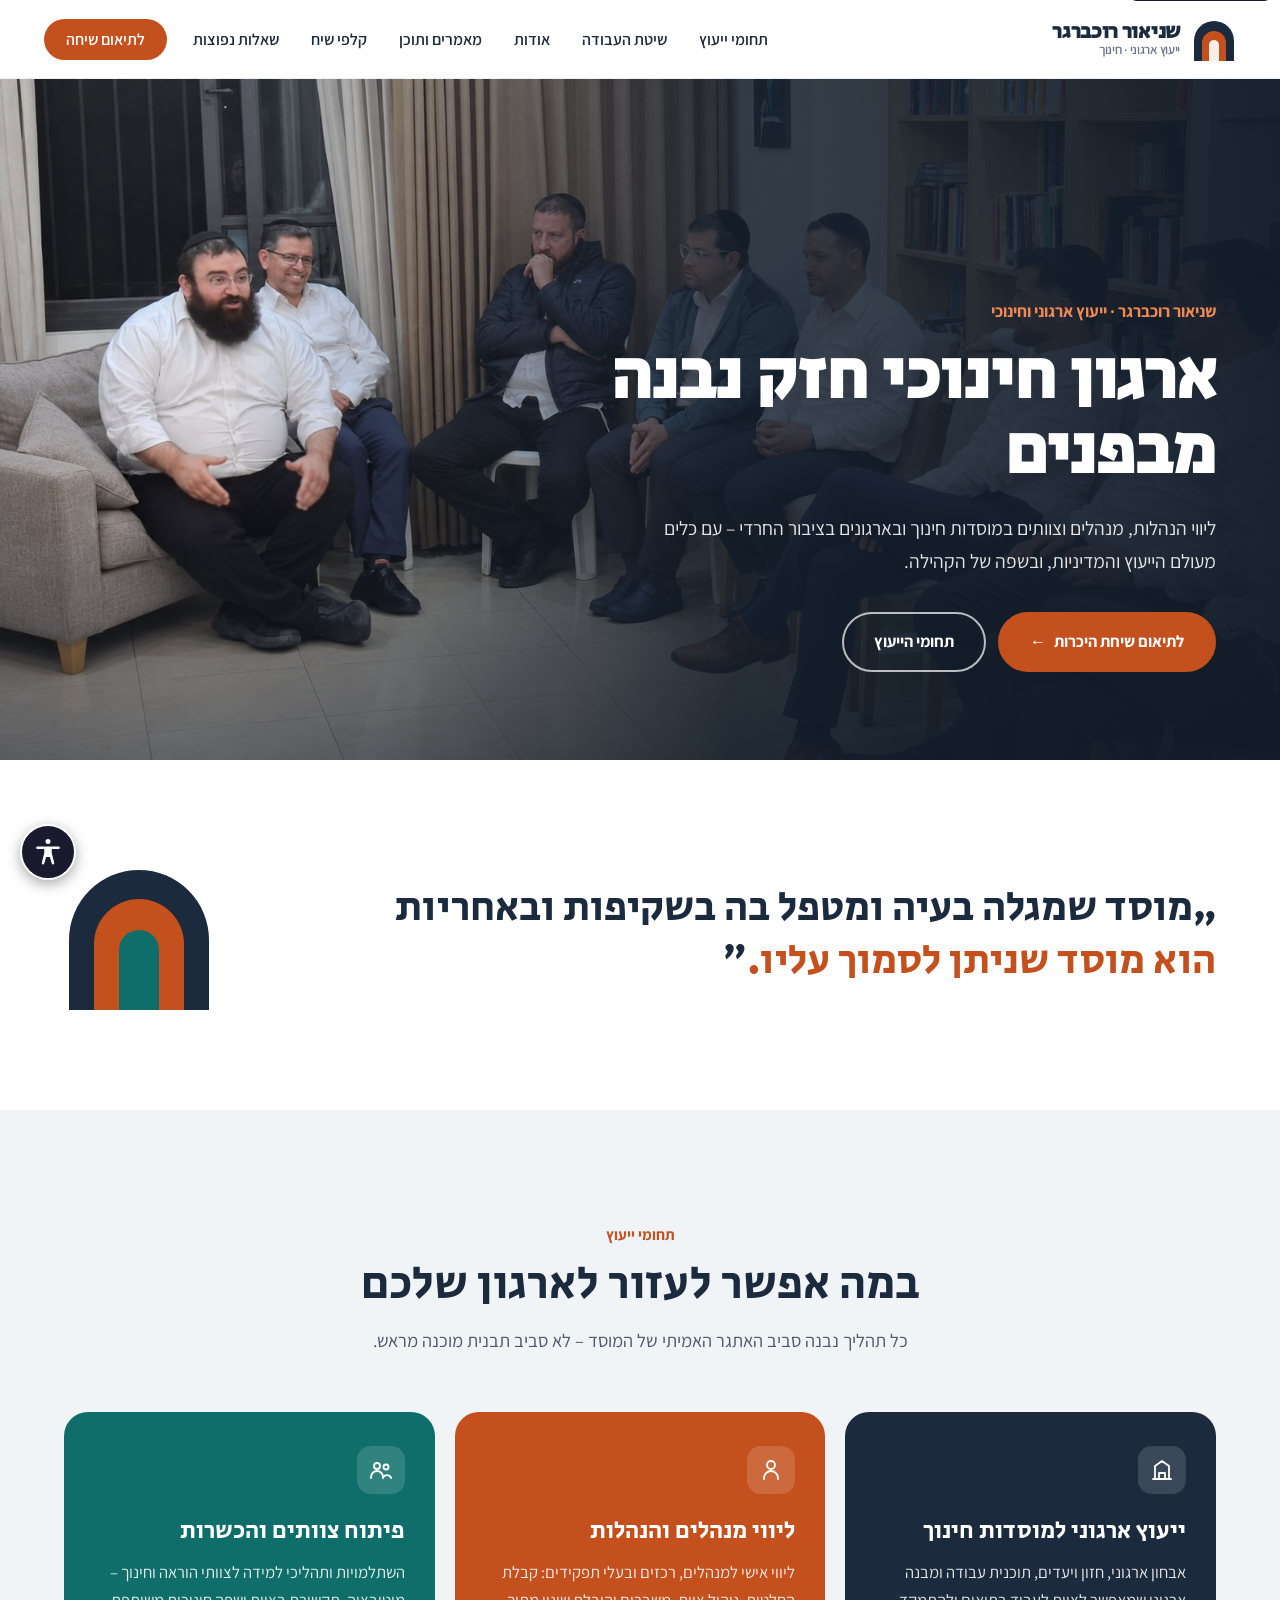
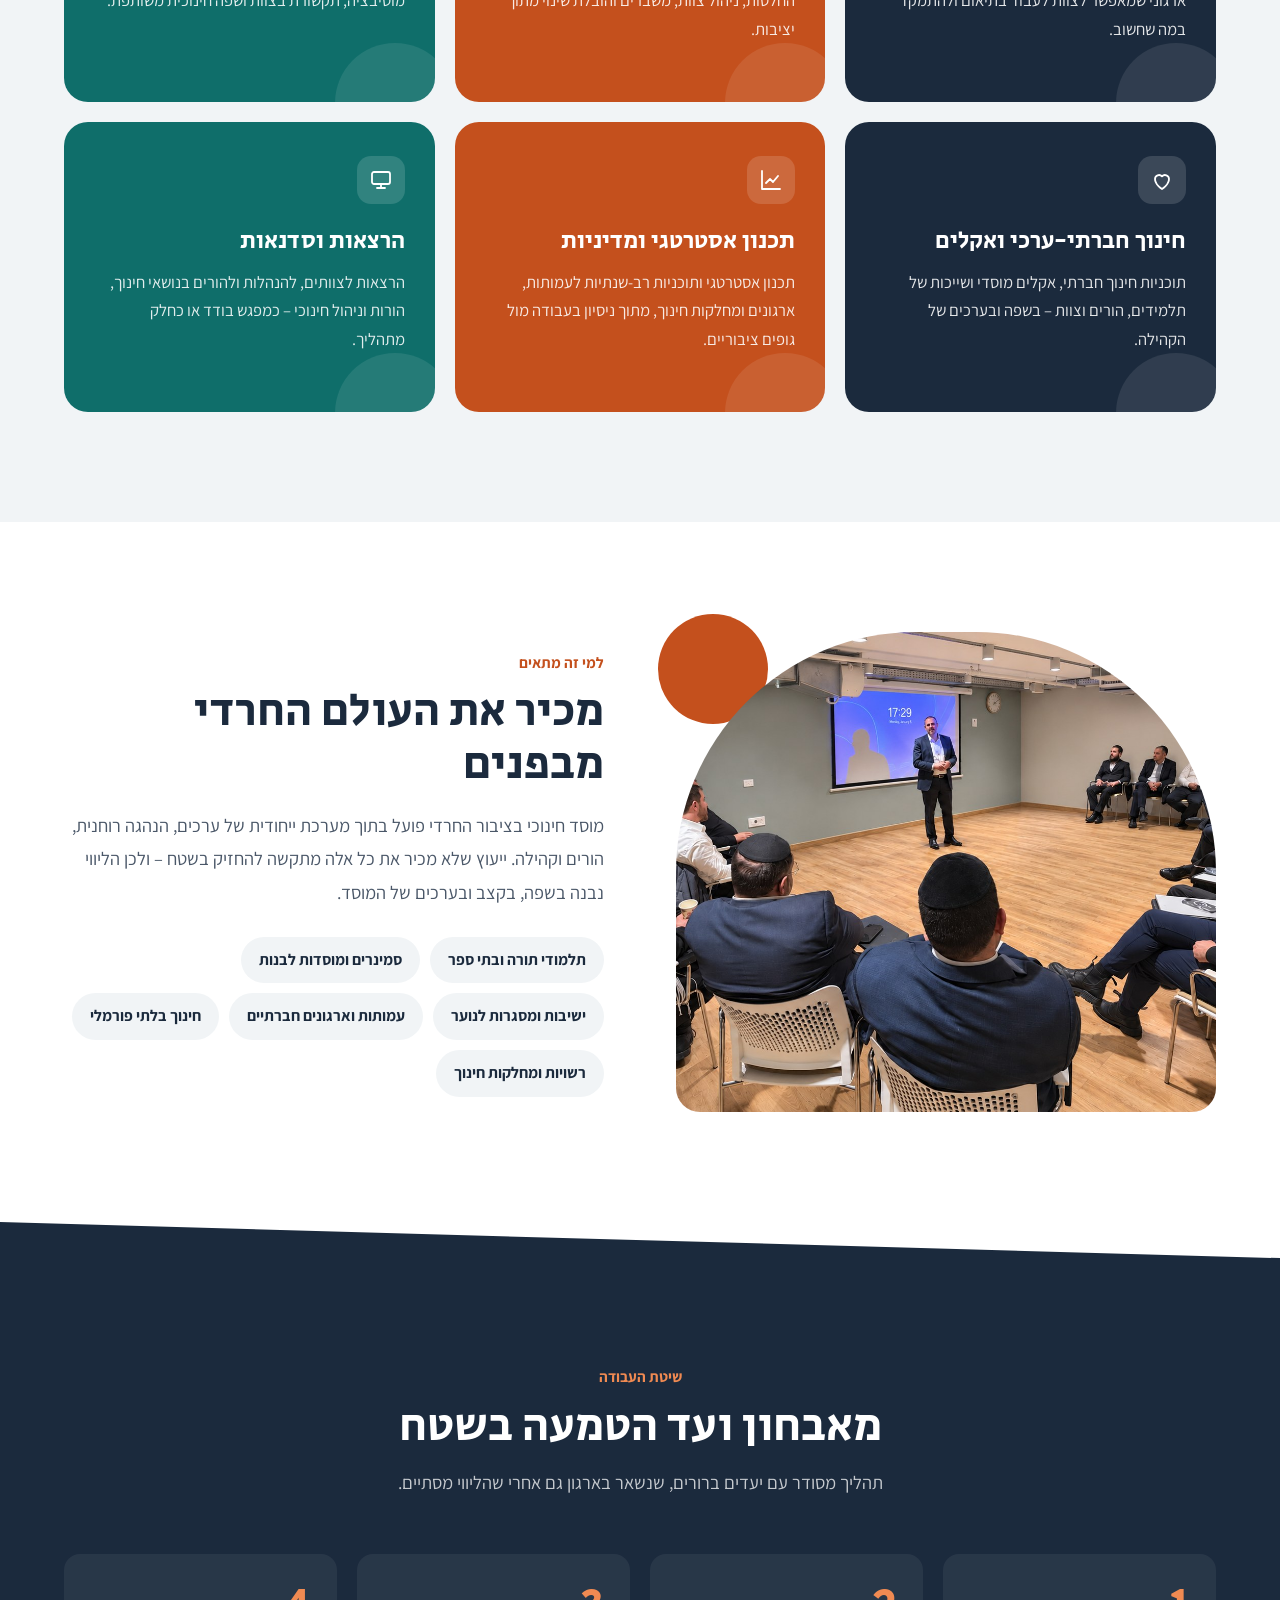
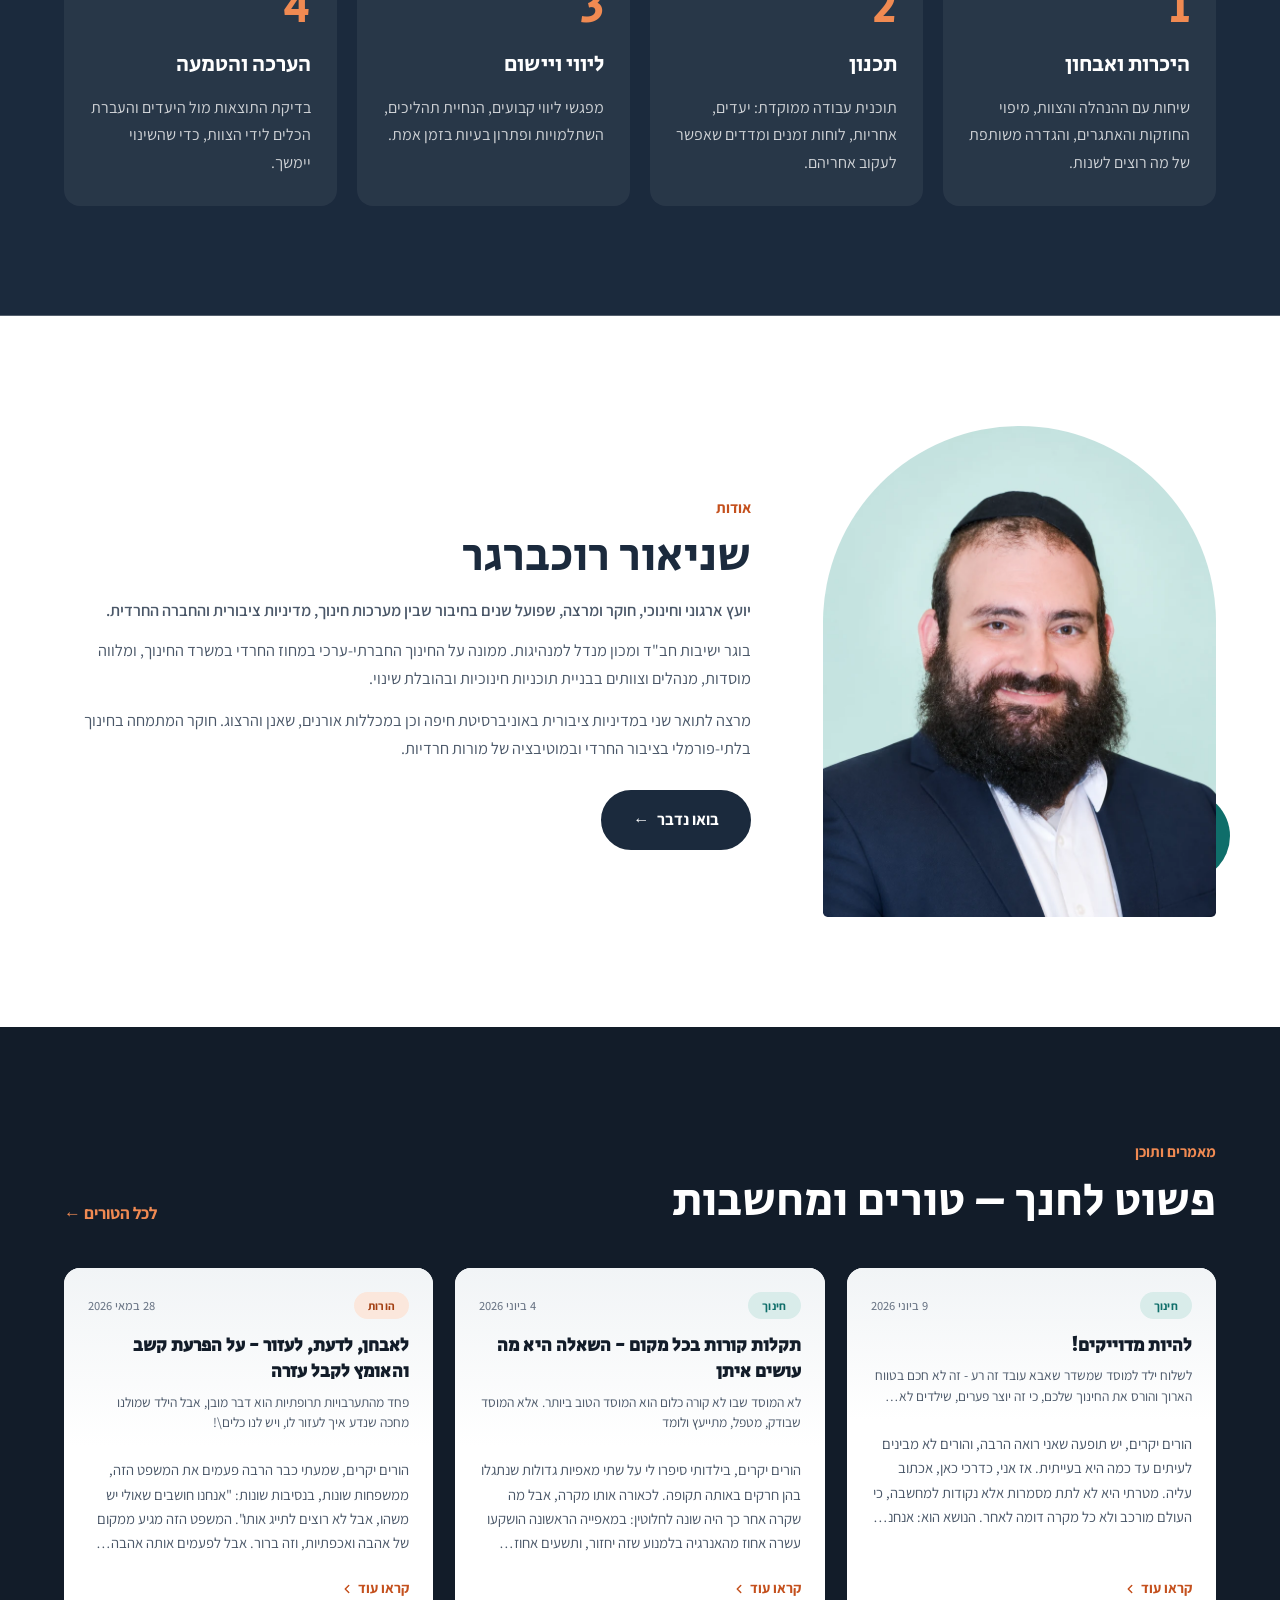
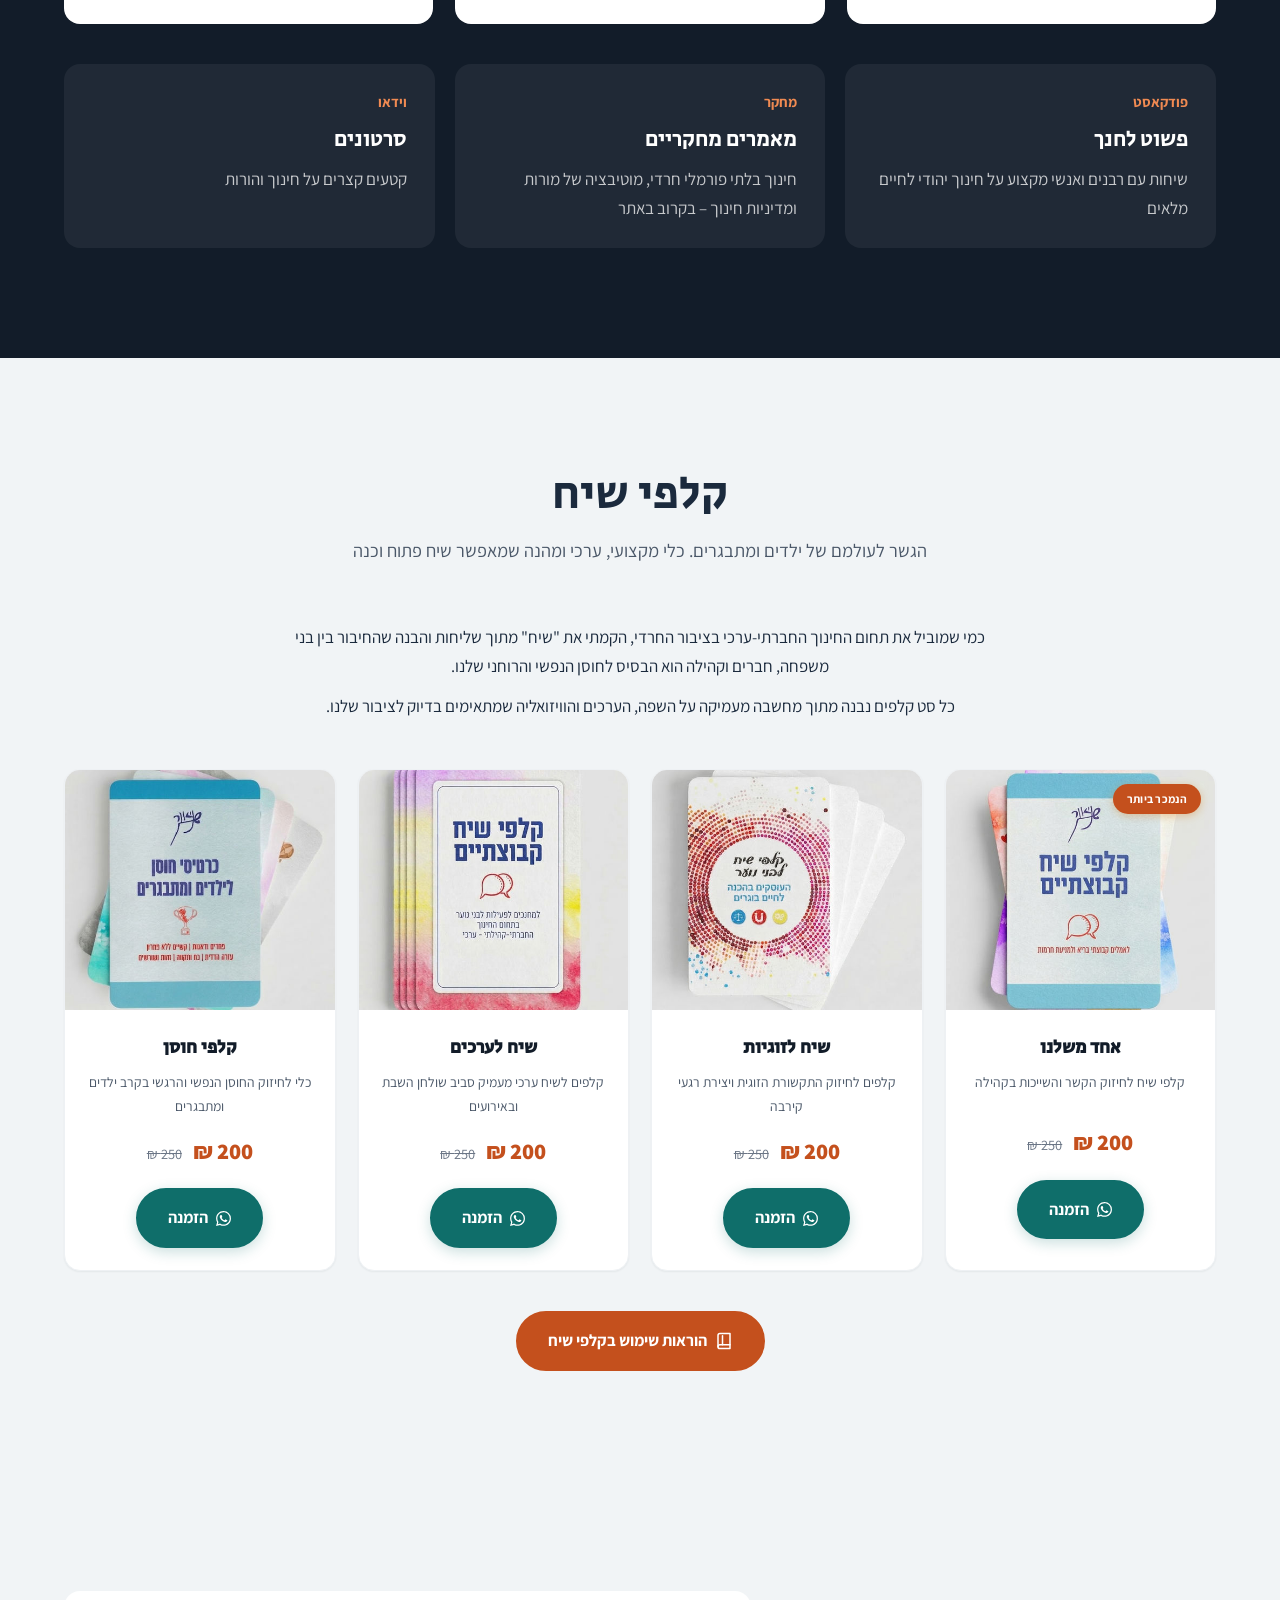
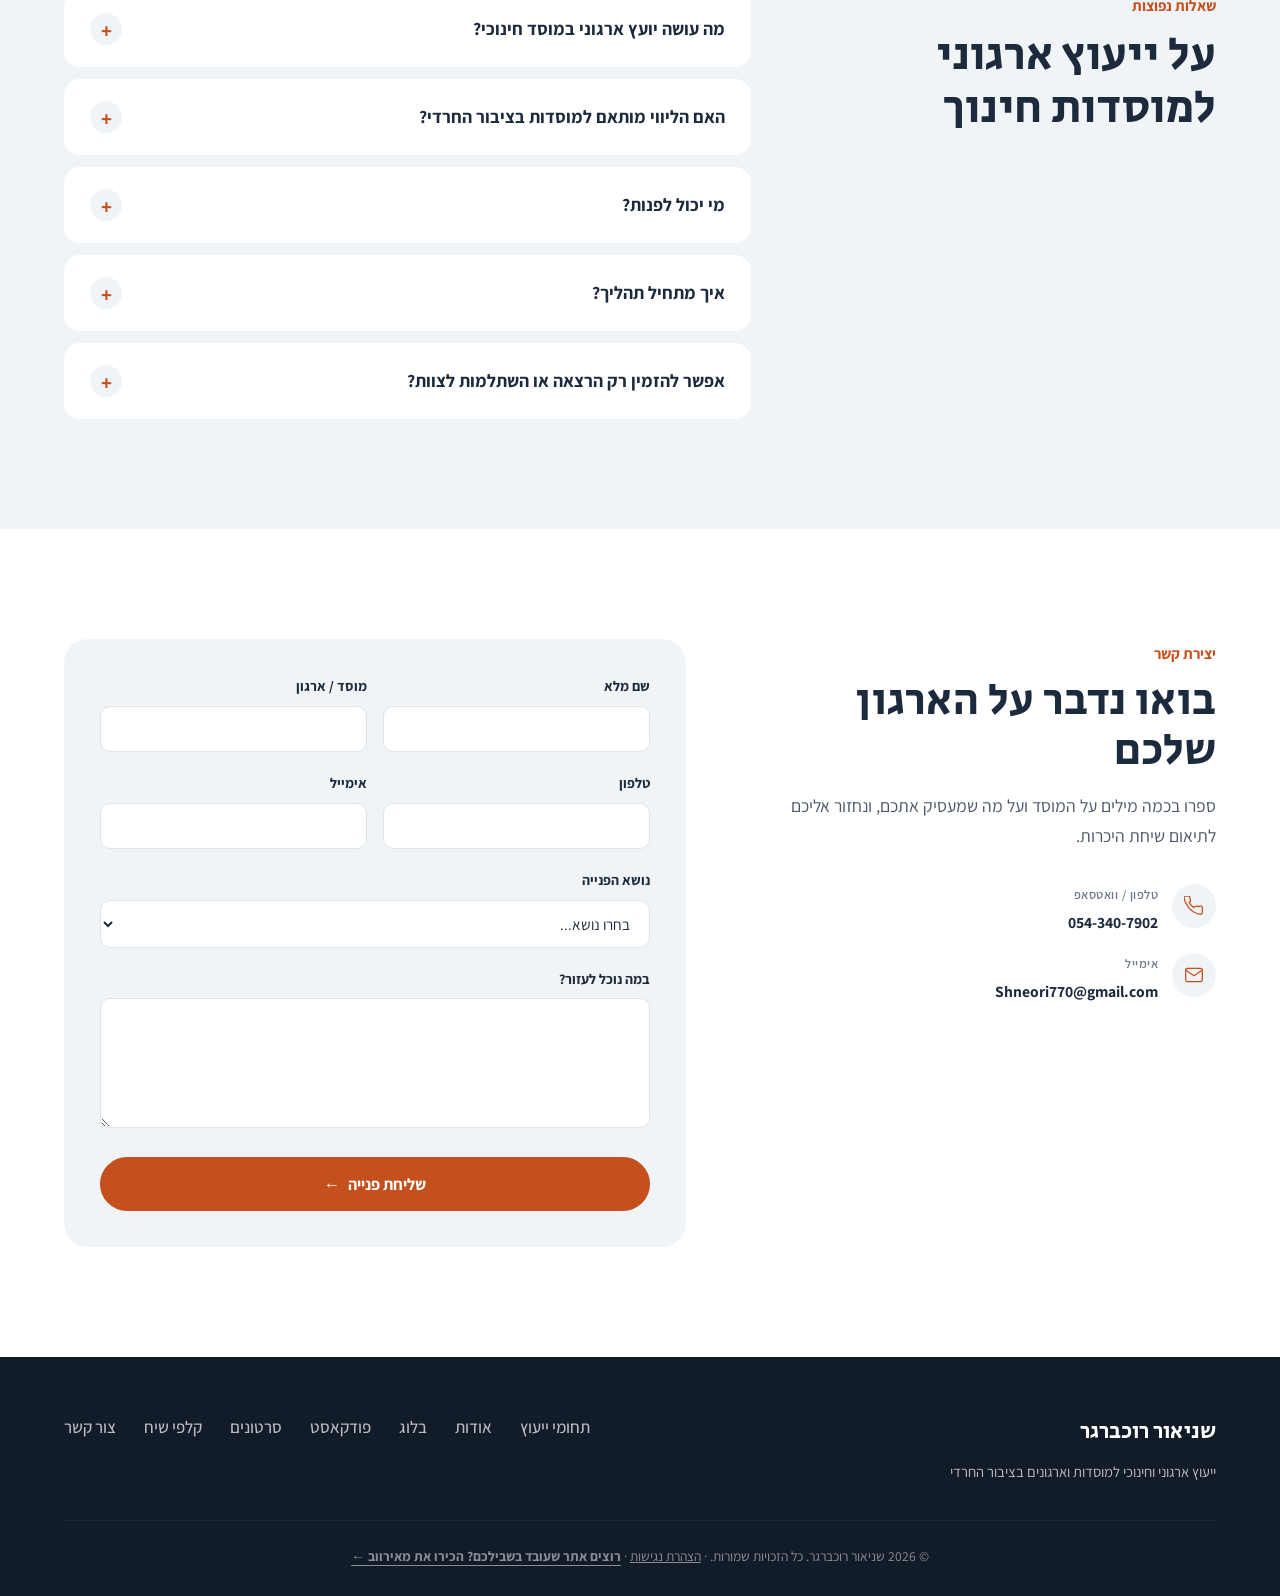
<file: index.html>
<!DOCTYPE html>
<html lang="he" dir="rtl">
<head>
    <meta charset="UTF-8">
    <meta name="viewport" content="width=device-width, initial-scale=1.0">
    <title>שניאור רוכברגר | יועץ ארגוני חינוכי למוסדות וארגונים בציבור החרדי</title>
    <meta name="description" content="שניאור רוכברגר – יועץ ארגוני חרדי למוסדות חינוך, עמותות וארגונים בציבור החרדי. ליווי הנהלות, פיתוח צוותים, תכנון אסטרטגי וחינוך חברתי-ערכי. בוגר מכון מנדל ומרצה למדיניות ציבורית.">
    <meta name="keywords" content="יועץ ארגוני חרדי, יועץ ארגוני חינוכי, ייעוץ ארגוני למוסדות חינוך, ייעוץ ארגוני חרדי, ליווי מנהלים חרדים, ייעוץ לתלמודי תורה, ייעוץ לסמינרים, פיתוח צוותי חינוך, חינוך חברתי חרדי, שניאור רוכברגר">
    <meta name="author" content="שניאור רוכברגר">
    <meta name="robots" content="index, follow">
    <link rel="canonical" href="https://lehanech.co.il/">
    <meta property="og:title" content="שניאור רוכברגר | יועץ ארגוני חינוכי בציבור החרדי">
    <meta property="og:description" content="ייעוץ וליווי ארגוני למוסדות חינוך, עמותות וארגונים בציבור החרדי – מאבחון ותכנון ועד הטמעה בשטח.">
    <meta property="og:type" content="website">
    <meta property="og:locale" content="he_IL">
    <meta property="og:url" content="https://lehanech.co.il/">
    <meta property="og:image" content="https://lehanech.co.il/images/hero-group-discussion.jpg?v=2">
    <meta name="twitter:card" content="summary_large_image">
    <meta name="twitter:title" content="שניאור רוכברגר | יועץ ארגוני חינוכי בציבור החרדי">
    <link rel="preconnect" href="https://fonts.googleapis.com">
    <link rel="preconnect" href="https://fonts.gstatic.com" crossorigin>
    <link href="https://fonts.googleapis.com/css2?family=Assistant:wght@400;600;700;800&family=Secular+One&display=swap" rel="stylesheet">
    <link rel="stylesheet" href="style.css?v=20261120">
    <link rel="icon" type="image/png" sizes="96x96" href="/favicon.png">
    <link rel="stylesheet" href="a11y.css?v=1">
    <script src="a11y-widget.js?v=1" defer></script>
</head>
<body class="home">
    <a href="#main-content" class="skip-link">דלג לתוכן הראשי</a>
    <nav class="navbar" id="navbar" aria-label="ניווט ראשי">
        <div class="nav-container">
            <a href="#home" class="logo">
                <span class="logo-mark" aria-hidden="true">ש״ר</span>
                <span class="logo-text">
                    <span class="logo-name">שניאור רוכברגר</span>
                    <span class="logo-role">ייעוץ ארגוני · חינוך</span>
                </span>
            </a>
            <button class="menu-toggle" id="menuToggle" aria-label="תפריט" aria-controls="navLinks">&#9776;</button>
            <ul class="nav-links" id="navLinks">
                <li><a href="#services">תחומי ייעוץ</a></li>
                <li><a href="#approach">שיטת העבודה</a></li>
                <li><a href="#about">אודות</a></li>
                <li><a href="#knowledge">מאמרים ותוכן</a></li>
                <li><a href="#shop">קלפי שיח</a></li>
                <li><a href="#faq">שאלות נפוצות</a></li>
                <li class="nav-cta-item"><a href="#contact" class="nav-cta">לתיאום שיחה</a></li>
            </ul>
        </div>
    </nav>

    <main id="main-content" tabindex="-1">

    <!-- Hero -->
    <section id="home" class="hero">
        <div class="hero-media">
            <img src="images/hero-group-discussion.jpg?v=2" alt="שניאור רוכברגר בשיחה עם קבוצת משתתפים" width="1672" height="941" fetchpriority="high">
        </div>
        <div class="container hero-inner">
            <div class="hero-copy">
                <span class="hero-name">שניאור רוכברגר · ייעוץ ארגוני וחינוכי</span>
                <h1>ארגון חינוכי חזק נבנה מבפנים</h1>
                <p class="hero-lead">ליווי הנהלות, מנהלים וצוותים במוסדות חינוך ובארגונים בציבור החרדי – עם כלים מעולם הייעוץ והמדיניות, ובשפה של הקהילה.</p>
                <div class="hero-buttons">
                    <a href="#contact" class="btn btn-primary">לתיאום שיחת היכרות <span class="arrow" aria-hidden="true">←</span></a>
                    <a href="#services" class="btn btn-ghost">תחומי הייעוץ</a>
                </div>
            </div>
        </div>
    </section>

    <!-- Statement -->
    <section class="statement-section" aria-label="ציטוט">
        <div class="container">
            <figure class="statement">
                <blockquote>
                    <p>„מוסד שמגלה בעיה ומטפל בה בשקיפות ובאחריות <em>הוא מוסד שניתן לסמוך עליו.</em>”</p>
                </blockquote>
                <svg class="arches" viewBox="0 0 150 150" aria-hidden="true"><path d="M5 150V80a70 70 0 0 1 140 0v70z" fill="#1b2a3d"/><path d="M30 150V84a45 45 0 0 1 90 0v66z" fill="#c4501d"/><path d="M55 150V90a20 20 0 0 1 40 0v60z" fill="#0f6e6a"/></svg>
            </figure>
        </div>
    </section>

    <!-- Services -->
    <section id="services" class="section services-section">
        <div class="container">
            <div class="section-head">
                <span class="kicker">תחומי ייעוץ</span>
                <h2 class="section-title">במה אפשר לעזור לארגון שלכם</h2>
                <p class="section-subtitle">כל תהליך נבנה סביב האתגר האמיתי של המוסד – לא סביב תבנית מוכנה מראש.</p>
            </div>
            <div class="services-grid">
                <article class="service-card">
                    <span class="service-icon" aria-hidden="true"><svg width="24" height="24" viewBox="0 0 24 24" fill="none" stroke="currentColor" stroke-width="1.8" stroke-linecap="round" stroke-linejoin="round"><path d="M3 21h18M5 21V8l7-5 7 5v13M9 21v-6h6v6"/></svg></span>
                    <h3>ייעוץ ארגוני למוסדות חינוך</h3>
                    <p>אבחון ארגוני, חזון ויעדים, תוכנית עבודה ומבנה ארגוני שמאפשר לצוות לעבוד בתיאום ולהתמקד במה שחשוב.</p>
                </article>
                <article class="service-card">
                    <span class="service-icon" aria-hidden="true"><svg width="24" height="24" viewBox="0 0 24 24" fill="none" stroke="currentColor" stroke-width="1.8" stroke-linecap="round" stroke-linejoin="round"><circle cx="12" cy="7" r="4"/><path d="M5 21v-1a7 7 0 0 1 14 0v1"/></svg></span>
                    <h3>ליווי מנהלים והנהלות</h3>
                    <p>ליווי אישי למנהלים, רכזים ובעלי תפקידים: קבלת החלטות, ניהול צוות, משברים והובלת שינוי מתוך יציבות.</p>
                </article>
                <article class="service-card">
                    <span class="service-icon" aria-hidden="true"><svg width="24" height="24" viewBox="0 0 24 24" fill="none" stroke="currentColor" stroke-width="1.8" stroke-linecap="round" stroke-linejoin="round"><circle cx="8" cy="8" r="3"/><circle cx="17" cy="9" r="2.5"/><path d="M2 20v-1a6 6 0 0 1 12 0v1M14 20v-.5a4.5 4.5 0 0 1 8 0v.5"/></svg></span>
                    <h3>פיתוח צוותים והכשרות</h3>
                    <p>השתלמויות ותהליכי למידה לצוותי הוראה וחינוך – מוטיבציה, תקשורת בצוות ושפה חינוכית משותפת.</p>
                </article>
                <article class="service-card">
                    <span class="service-icon" aria-hidden="true"><svg width="24" height="24" viewBox="0 0 24 24" fill="none" stroke="currentColor" stroke-width="1.8" stroke-linecap="round" stroke-linejoin="round"><path d="M12 21s-7-4.5-7-10a4 4 0 0 1 7-2.6A4 4 0 0 1 19 11c0 5.5-7 10-7 10z"/></svg></span>
                    <h3>חינוך חברתי-ערכי ואקלים</h3>
                    <p>תוכניות חינוך חברתי, אקלים מוסדי ושייכות של תלמידים, הורים וצוות – בשפה ובערכים של הקהילה.</p>
                </article>
                <article class="service-card">
                    <span class="service-icon" aria-hidden="true"><svg width="24" height="24" viewBox="0 0 24 24" fill="none" stroke="currentColor" stroke-width="1.8" stroke-linecap="round" stroke-linejoin="round"><path d="M3 3v18h18"/><path d="M7 15l4-4 3 3 5-6"/></svg></span>
                    <h3>תכנון אסטרטגי ומדיניות</h3>
                    <p>תכנון אסטרטגי ותוכניות רב-שנתיות לעמותות, ארגונים ומחלקות חינוך, מתוך ניסיון בעבודה מול גופים ציבוריים.</p>
                </article>
                <article class="service-card">
                    <span class="service-icon" aria-hidden="true"><svg width="24" height="24" viewBox="0 0 24 24" fill="none" stroke="currentColor" stroke-width="1.8" stroke-linecap="round" stroke-linejoin="round"><rect x="3" y="4" width="18" height="12" rx="2"/><path d="M8 20h8M12 16v4"/></svg></span>
                    <h3>הרצאות וסדנאות</h3>
                    <p>הרצאות לצוותים, להנהלות ולהורים בנושאי חינוך, הורות וניהול חינוכי – כמפגש בודד או כחלק מתהליך.</p>
                </article>
            </div>
        </div>
    </section>

    <!-- Who -->
    <section id="clients" class="section clients-section">
        <div class="container clients-grid">
            <div class="clients-photo">
                <img src="images/clients-lecture.jpg" alt="מרצה מול קבוצת משתתפים באולם" width="1672" height="941" loading="lazy">
            </div>
            <div>
                <span class="kicker">למי זה מתאים</span>
                <h2 class="section-title align-start">מכיר את העולם החרדי מבפנים</h2>
                <p class="clients-lead">מוסד חינוכי בציבור החרדי פועל בתוך מערכת ייחודית של ערכים, הנהגה רוחנית, הורים וקהילה. ייעוץ שלא מכיר את כל אלה מתקשה להחזיק בשטח – ולכן הליווי נבנה בשפה, בקצב ובערכים של המוסד.</p>
                <ul class="clients-list">
                    <li>תלמודי תורה ובתי ספר</li>
                    <li>סמינרים ומוסדות לבנות</li>
                    <li>ישיבות ומסגרות לנוער</li>
                    <li>עמותות וארגונים חברתיים</li>
                    <li>חינוך בלתי פורמלי</li>
                    <li>רשויות ומחלקות חינוך</li>
                </ul>
            </div>
        </div>
    </section>

    <!-- Approach -->
    <section id="approach" class="section approach-section">
        <div class="container">
            <div class="section-head">
                <span class="kicker kicker-light">שיטת העבודה</span>
                <h2 class="section-title">מאבחון ועד הטמעה בשטח</h2>
                <p class="section-subtitle">תהליך מסודר עם יעדים ברורים, שנשאר בארגון גם אחרי שהליווי מסתיים.</p>
            </div>
            <ol class="process">
                <li><span class="process-step">1</span><h3>היכרות ואבחון</h3><p>שיחות עם ההנהלה והצוות, מיפוי החוזקות והאתגרים, והגדרה משותפת של מה רוצים לשנות.</p></li>
                <li><span class="process-step">2</span><h3>תכנון</h3><p>תוכנית עבודה ממוקדת: יעדים, אחריות, לוחות זמנים ומדדים שאפשר לעקוב אחריהם.</p></li>
                <li><span class="process-step">3</span><h3>ליווי ויישום</h3><p>מפגשי ליווי קבועים, הנחיית תהליכים, השתלמויות ופתרון בעיות בזמן אמת.</p></li>
                <li><span class="process-step">4</span><h3>הערכה והטמעה</h3><p>בדיקת התוצאות מול היעדים והעברת הכלים לידי הצוות, כדי שהשינוי יימשך.</p></li>
            </ol>
        </div>
    </section>

    <!-- About -->
    <section id="about" class="section about-section">
        <div class="container about-grid">
            <div class="about-image">
                <img src="images/shneor-portrait.webp" alt="שניאור רוכברגר" class="about-photo" width="800" height="1000" loading="lazy">
            </div>
            <div class="about-text">
                <span class="kicker">אודות</span>
                <h2 class="section-title align-start">שניאור רוכברגר</h2>
                <p class="about-lead">יועץ ארגוני וחינוכי, חוקר ומרצה, שפועל שנים בחיבור שבין מערכות חינוך, מדיניות ציבורית והחברה החרדית.</p>
                <p>בוגר ישיבות חב"ד ומכון מנדל למנהיגות. ממונה על החינוך החברתי-ערכי במחוז החרדי במשרד החינוך, ומלווה מוסדות, מנהלים וצוותים בבניית תוכניות חינוכיות ובהובלת שינוי.</p>
                <p>מרצה לתואר שני במדיניות ציבורית באוניברסיטת חיפה וכן במכללות אורנים, שאנן והרצוג. חוקר המתמחה בחינוך בלתי-פורמלי בציבור החרדי ובמוטיבציה של מורות חרדיות.</p>
                <a href="#contact" class="btn btn-dark">בואו נדבר <span class="arrow" aria-hidden="true">←</span></a>
            </div>
        </div>

    </section>

    <!-- Knowledge -->
    <section id="knowledge" class="section knowledge-section">
        <div class="container">
            <div class="section-head-row">
                <div>
                    <span class="kicker kicker-light">מאמרים ותוכן</span>
                    <h2 class="section-title align-start">פשוט לחנך – טורים ומחשבות</h2>
                </div>
                <a href="blog.html" class="link-arrow">לכל הטורים</a>
            </div>
            <div class="blog-grid" id="blogGrid" data-limit="3"></div>
            <div class="resources">
                <a href="podcast.html" class="resource">
                    <span class="resource-kind">פודקאסט</span>
                    <strong>פשוט לחנך</strong>
                    <span>שיחות עם רבנים ואנשי מקצוע על חינוך יהודי לחיים מלאים</span>
                </a>
                <a href="#contact" class="resource">
                    <span class="resource-kind">מחקר</span>
                    <strong>מאמרים מחקריים</strong>
                    <span>חינוך בלתי פורמלי חרדי, מוטיבציה של מורות ומדיניות חינוך – בקרוב באתר</span>
                </a>
                <a href="videos.html" class="resource">
                    <span class="resource-kind">וידאו</span>
                    <strong>סרטונים</strong>
                    <span>קטעים קצרים על חינוך והורות</span>
                </a>
            </div>
        </div>
    </section>

    <!-- Conversation cards -->
    <section id="shop" class="section shop-section">
        <div class="container">
            <h2 class="section-title">קלפי שיח</h2>
            <p class="section-subtitle">הגשר לעולמם של ילדים ומתבגרים. כלי מקצועי, ערכי ומהנה שמאפשר שיח פתוח וכנה</p>

            <div class="shop-intro">
                <p>כמי שמוביל את תחום החינוך החברתי-ערכי בציבור החרדי, הקמתי את "שיח" מתוך שליחות והבנה שהחיבור בין בני משפחה, חברים וקהילה הוא הבסיס לחוסן הנפשי והרוחני שלנו.</p>
                <p>כל סט קלפים נבנה מתוך מחשבה מעמיקה על השפה, הערכים והוויזואליה שמתאימים בדיוק לציבור שלנו.</p>
            </div>

            <div class="products-grid">
                <div class="product-card">
                    <div class="product-badge bestseller">הנמכר ביותר</div>
                    <div class="product-image">
                        <img src="images/echad-mishelanu.jpg" alt="אחד משלנו" loading="lazy">
                    </div>
                    <div class="product-info">
                        <h3>אחד משלנו</h3>
                        <p>קלפי שיח לחיזוק הקשר והשייכות בקהילה</p>
                        <div class="product-price">
                            <span class="price-sale">200 &#8362;</span>
                            <span class="price-original">250 &#8362;</span>
                        </div>
                        <a href="https://wa.me/972543407902?text=%D7%90%D7%A9%D7%9E%D7%97%20%D7%9C%D7%91%D7%A8%D7%A8%20%D7%9C%D7%92%D7%91%D7%99%20%D7%94%D7%A7%D7%9C%D7%A4%D7%99%D7%9D%20%D7%9E%D7%A1%D7%95%D7%92%20%D7%90%D7%97%D7%93%20%D7%9E%D7%A9%D7%9C%D7%A0%D7%95%2C%20%D7%AA%D7%95%D7%93%D7%94!" target="_blank" rel="noopener" class="btn btn-primary btn-small btn-whatsapp">
                            <svg width="15" height="15" viewBox="0 0 24 24" fill="currentColor"><path d="M17.472 14.382c-.297-.149-1.758-.867-2.03-.967-.273-.099-.471-.148-.67.15-.197.297-.767.966-.94 1.164-.173.199-.347.223-.644.075-.297-.15-1.255-.463-2.39-1.475-.883-.788-1.48-1.761-1.653-2.059-.173-.297-.018-.458.13-.606.134-.133.298-.347.446-.52.149-.174.198-.298.298-.497.099-.198.05-.371-.025-.52-.075-.149-.669-1.612-.916-2.207-.242-.579-.487-.5-.669-.51-.173-.008-.371-.01-.57-.01-.198 0-.52.074-.792.372-.272.297-1.04 1.016-1.04 2.479 0 1.462 1.065 2.875 1.213 3.074.149.198 2.096 3.2 5.077 4.487.709.306 1.262.489 1.694.625.712.227 1.36.195 1.871.118.571-.085 1.758-.719 2.006-1.413.248-.694.248-1.289.173-1.413-.074-.124-.272-.198-.57-.347m-5.421 7.403h-.004a9.87 9.87 0 01-5.031-1.378l-.361-.214-3.741.982.998-3.648-.235-.374a9.86 9.86 0 01-1.51-5.26c.001-5.45 4.436-9.884 9.888-9.884 2.64 0 5.122 1.03 6.988 2.898a9.825 9.825 0 012.893 6.994c-.003 5.45-4.437 9.884-9.885 9.884m8.413-18.297A11.815 11.815 0 0012.05 0C5.495 0 .16 5.335.157 11.892c0 2.096.547 4.142 1.588 5.945L.057 24l6.305-1.654a11.882 11.882 0 005.683 1.448h.005c6.554 0 11.89-5.335 11.893-11.893a11.821 11.821 0 00-3.48-8.413z"/></svg>
                            הזמנה
                        </a>
                    </div>
                </div>

                <div class="product-card">
                    <div class="product-image">
                        <img src="images/siah-zugiot.jpg" alt="שיח לזוגיות" loading="lazy">
                    </div>
                    <div class="product-info">
                        <h3>שיח לזוגיות</h3>
                        <p>קלפים לחיזוק התקשורת הזוגית ויצירת רגעי קירבה</p>
                        <div class="product-price">
                            <span class="price-sale">200 &#8362;</span>
                            <span class="price-original">250 &#8362;</span>
                        </div>
                        <a href="https://wa.me/972543407902?text=%D7%90%D7%A9%D7%9E%D7%97%20%D7%9C%D7%91%D7%A8%D7%A8%20%D7%9C%D7%92%D7%91%D7%99%20%D7%94%D7%A7%D7%9C%D7%A4%D7%99%D7%9D%20%D7%9E%D7%A1%D7%95%D7%92%20%D7%A9%D7%99%D7%97%20%D7%9C%D7%96%D7%95%D7%92%D7%99%D7%95%D7%AA%2C%20%D7%AA%D7%95%D7%93%D7%94!" target="_blank" rel="noopener" class="btn btn-primary btn-small btn-whatsapp">
                            <svg width="15" height="15" viewBox="0 0 24 24" fill="currentColor"><path d="M17.472 14.382c-.297-.149-1.758-.867-2.03-.967-.273-.099-.471-.148-.67.15-.197.297-.767.966-.94 1.164-.173.199-.347.223-.644.075-.297-.15-1.255-.463-2.39-1.475-.883-.788-1.48-1.761-1.653-2.059-.173-.297-.018-.458.13-.606.134-.133.298-.347.446-.52.149-.174.198-.298.298-.497.099-.198.05-.371-.025-.52-.075-.149-.669-1.612-.916-2.207-.242-.579-.487-.5-.669-.51-.173-.008-.371-.01-.57-.01-.198 0-.52.074-.792.372-.272.297-1.04 1.016-1.04 2.479 0 1.462 1.065 2.875 1.213 3.074.149.198 2.096 3.2 5.077 4.487.709.306 1.262.489 1.694.625.712.227 1.36.195 1.871.118.571-.085 1.758-.719 2.006-1.413.248-.694.248-1.289.173-1.413-.074-.124-.272-.198-.57-.347m-5.421 7.403h-.004a9.87 9.87 0 01-5.031-1.378l-.361-.214-3.741.982.998-3.648-.235-.374a9.86 9.86 0 01-1.51-5.26c.001-5.45 4.436-9.884 9.888-9.884 2.64 0 5.122 1.03 6.988 2.898a9.825 9.825 0 012.893 6.994c-.003 5.45-4.437 9.884-9.885 9.884m8.413-18.297A11.815 11.815 0 0012.05 0C5.495 0 .16 5.335.157 11.892c0 2.096.547 4.142 1.588 5.945L.057 24l6.305-1.654a11.882 11.882 0 005.683 1.448h.005c6.554 0 11.89-5.335 11.893-11.893a11.821 11.821 0 00-3.48-8.413z"/></svg>
                            הזמנה
                        </a>
                    </div>
                </div>

                <div class="product-card">
                    <div class="product-image">
                        <img src="images/siah-arachim.jpg" alt="שיח לערכים" loading="lazy">
                    </div>
                    <div class="product-info">
                        <h3>שיח לערכים</h3>
                        <p>קלפים לשיח ערכי מעמיק סביב שולחן השבת ובאירועים</p>
                        <div class="product-price">
                            <span class="price-sale">200 &#8362;</span>
                            <span class="price-original">250 &#8362;</span>
                        </div>
                        <a href="https://wa.me/972543407902?text=%D7%90%D7%A9%D7%9E%D7%97%20%D7%9C%D7%91%D7%A8%D7%A8%20%D7%9C%D7%92%D7%91%D7%99%20%D7%94%D7%A7%D7%9C%D7%A4%D7%99%D7%9D%20%D7%9E%D7%A1%D7%95%D7%92%20%D7%A9%D7%99%D7%97%20%D7%9C%D7%A2%D7%A8%D7%9B%D7%99%D7%9D%2C%20%D7%AA%D7%95%D7%93%D7%94!" target="_blank" rel="noopener" class="btn btn-primary btn-small btn-whatsapp">
                            <svg width="15" height="15" viewBox="0 0 24 24" fill="currentColor"><path d="M17.472 14.382c-.297-.149-1.758-.867-2.03-.967-.273-.099-.471-.148-.67.15-.197.297-.767.966-.94 1.164-.173.199-.347.223-.644.075-.297-.15-1.255-.463-2.39-1.475-.883-.788-1.48-1.761-1.653-2.059-.173-.297-.018-.458.13-.606.134-.133.298-.347.446-.52.149-.174.198-.298.298-.497.099-.198.05-.371-.025-.52-.075-.149-.669-1.612-.916-2.207-.242-.579-.487-.5-.669-.51-.173-.008-.371-.01-.57-.01-.198 0-.52.074-.792.372-.272.297-1.04 1.016-1.04 2.479 0 1.462 1.065 2.875 1.213 3.074.149.198 2.096 3.2 5.077 4.487.709.306 1.262.489 1.694.625.712.227 1.36.195 1.871.118.571-.085 1.758-.719 2.006-1.413.248-.694.248-1.289.173-1.413-.074-.124-.272-.198-.57-.347m-5.421 7.403h-.004a9.87 9.87 0 01-5.031-1.378l-.361-.214-3.741.982.998-3.648-.235-.374a9.86 9.86 0 01-1.51-5.26c.001-5.45 4.436-9.884 9.888-9.884 2.64 0 5.122 1.03 6.988 2.898a9.825 9.825 0 012.893 6.994c-.003 5.45-4.437 9.884-9.885 9.884m8.413-18.297A11.815 11.815 0 0012.05 0C5.495 0 .16 5.335.157 11.892c0 2.096.547 4.142 1.588 5.945L.057 24l6.305-1.654a11.882 11.882 0 005.683 1.448h.005c6.554 0 11.89-5.335 11.893-11.893a11.821 11.821 0 00-3.48-8.413z"/></svg>
                            הזמנה
                        </a>
                    </div>
                </div>

                <div class="product-card">
                    <div class="product-image">
                        <img src="images/klafei-chosen.jpg" alt="קלפי חוסן" loading="lazy">
                    </div>
                    <div class="product-info">
                        <h3>קלפי חוסן</h3>
                        <p>כלי לחיזוק החוסן הנפשי והרגשי בקרב ילדים ומתבגרים</p>
                        <div class="product-price">
                            <span class="price-sale">200 &#8362;</span>
                            <span class="price-original">250 &#8362;</span>
                        </div>
                        <a href="https://wa.me/972543407902?text=%D7%90%D7%A9%D7%9E%D7%97%20%D7%9C%D7%91%D7%A8%D7%A8%20%D7%9C%D7%92%D7%91%D7%99%20%D7%94%D7%A7%D7%9C%D7%A4%D7%99%D7%9D%20%D7%9E%D7%A1%D7%95%D7%92%20%D7%A7%D7%9C%D7%A4%D7%99%20%D7%97%D7%95%D7%A1%D7%9F%2C%20%D7%AA%D7%95%D7%93%D7%94!" target="_blank" rel="noopener" class="btn btn-primary btn-small btn-whatsapp">
                            <svg width="15" height="15" viewBox="0 0 24 24" fill="currentColor"><path d="M17.472 14.382c-.297-.149-1.758-.867-2.03-.967-.273-.099-.471-.148-.67.15-.197.297-.767.966-.94 1.164-.173.199-.347.223-.644.075-.297-.15-1.255-.463-2.39-1.475-.883-.788-1.48-1.761-1.653-2.059-.173-.297-.018-.458.13-.606.134-.133.298-.347.446-.52.149-.174.198-.298.298-.497.099-.198.05-.371-.025-.52-.075-.149-.669-1.612-.916-2.207-.242-.579-.487-.5-.669-.51-.173-.008-.371-.01-.57-.01-.198 0-.52.074-.792.372-.272.297-1.04 1.016-1.04 2.479 0 1.462 1.065 2.875 1.213 3.074.149.198 2.096 3.2 5.077 4.487.709.306 1.262.489 1.694.625.712.227 1.36.195 1.871.118.571-.085 1.758-.719 2.006-1.413.248-.694.248-1.289.173-1.413-.074-.124-.272-.198-.57-.347m-5.421 7.403h-.004a9.87 9.87 0 01-5.031-1.378l-.361-.214-3.741.982.998-3.648-.235-.374a9.86 9.86 0 01-1.51-5.26c.001-5.45 4.436-9.884 9.888-9.884 2.64 0 5.122 1.03 6.988 2.898a9.825 9.825 0 012.893 6.994c-.003 5.45-4.437 9.884-9.885 9.884m8.413-18.297A11.815 11.815 0 0012.05 0C5.495 0 .16 5.335.157 11.892c0 2.096.547 4.142 1.588 5.945L.057 24l6.305-1.654a11.882 11.882 0 005.683 1.448h.005c6.554 0 11.89-5.335 11.893-11.893a11.821 11.821 0 00-3.48-8.413z"/></svg>
                            הזמנה
                        </a>
                    </div>
                </div>
            </div>

            <div class="shop-cta">
                <a href="card-instructions.html" class="btn btn-primary">
                    <svg width="18" height="18" viewBox="0 0 24 24" fill="none" stroke="currentColor" stroke-width="2" stroke-linecap="round" stroke-linejoin="round" aria-hidden="true"><path d="M4 19.5A2.5 2.5 0 0 1 6.5 17H20"/><path d="M6.5 2H20v20H6.5A2.5 2.5 0 0 1 4 19.5v-15A2.5 2.5 0 0 1 6.5 2z"/><line x1="10" y1="5" x2="10" y2="17"/></svg>
                    הוראות שימוש בקלפי שיח
                </a>
            </div>
        </div>
    </section>

    <!-- FAQ -->
    <section id="faq" class="section faq-section">
        <div class="container faq-grid">
            <div>
                <span class="kicker">שאלות נפוצות</span>
                <h2 class="section-title align-start">על ייעוץ ארגוני למוסדות חינוך</h2>
            </div>
            <div class="faq-list">
                <details>
                    <summary>מה עושה יועץ ארגוני במוסד חינוכי?</summary>
                    <p>יועץ ארגוני עוזר להנהלה לראות את התמונה המלאה של המוסד: איך מתקבלות החלטות, איך הצוות עובד יחד, איפה נתקעים ומה צריך כדי להתקדם. יחד בונים תוכנית עבודה ומלווים את היישום שלה בשטח.</p>
                </details>
                <details>
                    <summary>האם הליווי מותאם למוסדות בציבור החרדי?</summary>
                    <p>כן, זה לב העבודה. שניאור, בוגר ישיבות חב"ד, עובד שנים עם מוסדות ומסגרות בציבור החרדי, ולכן הליווי נבנה בשפה, בקצב ובערכים של המוסד ובתיאום עם ההנהגה שלו.</p>
                </details>
                <details>
                    <summary>מי יכול לפנות?</summary>
                    <p>מנהלים ומנהלות של מוסדות חינוך, הנהלות של עמותות וארגונים, רכזים ובעלי תפקידים, וגם מחלקות חינוך ברשויות שעובדות מול הציבור החרדי.</p>
                </details>
                <details>
                    <summary>איך מתחיל תהליך?</summary>
                    <p>בשיחת היכרות ללא התחייבות. בשיחה מבינים מה האתגר, מה כבר נוסה ומה המטרה, ועל בסיס זה מציעים מסגרת ליווי שמתאימה למוסד.</p>
                </details>
                <details>
                    <summary>אפשר להזמין רק הרצאה או השתלמות לצוות?</summary>
                    <p>בהחלט. אפשר להזמין הרצאה או סדנה בודדת לצוות, להנהלה או להורים, ואפשר לשלב אותה כחלק מתהליך ליווי רחב יותר.</p>
                </details>
            </div>
        </div>
    </section>

    <!-- Contact -->
    <section id="contact" class="section contact-section">
        <div class="container contact-grid">
            <div class="contact-info">
                <span class="kicker">יצירת קשר</span>
                <h2>בואו נדבר על הארגון שלכם</h2>
                <p>ספרו בכמה מילים על המוסד ועל מה שמעסיק אתכם, ונחזור אליכם לתיאום שיחת היכרות.</p>

                <div class="contact-details">
                    <div class="contact-detail-item">
                        <div class="contact-detail-icon">
                            <svg width="20" height="20" viewBox="0 0 24 24" fill="none" stroke="currentColor" stroke-width="1.5" stroke-linecap="round" stroke-linejoin="round" aria-hidden="true"><path d="M22 16.92v3a2 2 0 01-2.18 2 19.79 19.79 0 01-8.63-3.07A19.5 19.5 0 013.07 9.81a19.79 19.79 0 01-3.07-8.68A2 2 0 012 0h3a2 2 0 012 1.72c.127.96.361 1.903.7 2.81a2 2 0 01-.45 2.11L6.09 7.91a16 16 0 006 6l1.27-1.27a2 2 0 012.11-.45c.907.339 1.85.573 2.81.7A2 2 0 0122 14v2.92z"/></svg>
                        </div>
                        <div>
                            <div class="contact-detail-label">טלפון / וואטסאפ</div>
                            <a href="https://wa.me/972543407902" target="_blank" rel="noopener" class="contact-detail-value" dir="ltr">054-340-7902</a>
                        </div>
                    </div>
                    <div class="contact-detail-item">
                        <div class="contact-detail-icon">
                            <svg width="20" height="20" viewBox="0 0 24 24" fill="none" stroke="currentColor" stroke-width="1.5" stroke-linecap="round" stroke-linejoin="round" aria-hidden="true"><path d="M4 4h16c1.1 0 2 .9 2 2v12c0 1.1-.9 2-2 2H4c-1.1 0-2-.9-2-2V6c0-1.1.9-2 2-2z"/><polyline points="22,6 12,13 2,6"/></svg>
                        </div>
                        <div>
                            <div class="contact-detail-label">אימייל</div>
                            <a href="mailto:Shneori770@gmail.com" class="contact-detail-value">Shneori770@gmail.com</a>
                        </div>
                    </div>
                </div>
            </div>

            <form class="contact-form" id="contactForm" onsubmit="submitContactForm(event)">
                <input type="hidden" name="access_key" value="06c3269b-64b3-4380-a302-05323ae785c6">
                <input type="checkbox" name="botcheck" style="display:none">
                <div class="form-row">
                    <div class="form-group">
                        <label for="contactName">שם מלא</label>
                        <input type="text" id="contactName" name="name" autocomplete="name" required>
                    </div>
                    <div class="form-group">
                        <label for="contactOrg">מוסד / ארגון</label>
                        <input type="text" id="contactOrg" name="organization" autocomplete="organization">
                    </div>
                </div>
                <div class="form-row">
                    <div class="form-group">
                        <label for="contactPhone">טלפון</label>
                        <input type="tel" id="contactPhone" name="phone" autocomplete="tel" dir="ltr">
                    </div>
                    <div class="form-group">
                        <label for="contactEmail">אימייל</label>
                        <input type="email" id="contactEmail" name="email" autocomplete="email" dir="ltr">
                    </div>
                </div>
                <div class="form-group">
                    <label for="contactSubject">נושא הפנייה</label>
                    <select id="contactSubject" name="subject">
                        <option value="">בחרו נושא...</option>
                        <option value="consulting">ייעוץ ארגוני למוסד או לארגון</option>
                        <option value="management">ליווי מנהלים והנהלה</option>
                        <option value="staff">פיתוח צוותים והשתלמויות</option>
                        <option value="lecture">הרצאה או סדנה</option>
                        <option value="other">אחר</option>
                    </select>
                </div>
                <div class="form-group">
                    <label for="contactMessage">במה נוכל לעזור?</label>
                    <textarea id="contactMessage" name="message" rows="4" required></textarea>
                </div>
                <button type="submit" class="btn btn-primary form-submit">שליחת פנייה <span class="arrow" aria-hidden="true">←</span></button>
                <div class="form-success" id="formSuccess" style="display:none" role="status">
                    <svg width="24" height="24" viewBox="0 0 24 24" fill="none" stroke="currentColor" stroke-width="2" stroke-linecap="round" stroke-linejoin="round" aria-hidden="true"><path d="M22 11.08V12a10 10 0 1 1-5.93-9.14"/><polyline points="22 4 12 14.01 9 11.01"/></svg>
                    הפנייה נשלחה. נחזור אליכם בהקדם.
                </div>
            </form>
        </div>
    </section>

    </main>

    <!-- Footer -->
    <footer class="footer">
        <div class="container">
            <div class="footer-content">
                <div class="footer-brand">
                    <h3>שניאור רוכברגר</h3>
                    <p>ייעוץ ארגוני וחינוכי למוסדות וארגונים בציבור החרדי</p>
                </div>
                <div class="footer-links">
                    <a href="#services">תחומי ייעוץ</a>
                    <a href="#about">אודות</a>
                    <a href="blog.html">בלוג</a>
                    <a href="podcast.html">פודקאסט</a>
                    <a href="videos.html">סרטונים</a>
                    <a href="#shop">קלפי שיח</a>
                    <a href="#contact">צור קשר</a>
                </div>
            </div>
            <div class="footer-bottom">
                <p>&copy; 2026 שניאור רוכברגר. כל הזכויות שמורות. · <a href="negishut.html" style="color:inherit;">הצהרת נגישות</a> · <a href="https://meirweb.co.il/?utm_source=shneor&amp;utm_medium=footer&amp;utm_campaign=site_credit" target="_blank" rel="noopener" style="color:inherit;font-weight:700;text-decoration:underline;text-underline-offset:4px;">רוצים אתר שעובד בשבילכם? הכירו את מאירווב ←</a></p>
            </div>
        </div>
    </footer>

    <script type="application/ld+json">
    {
      "@context": "https://schema.org",
      "@graph": [
        {
          "@type": "Person",
          "@id": "https://lehanech.co.il/#person",
          "name": "שניאור רוכברגר",
          "url": "https://lehanech.co.il/",
          "image": "https://lehanech.co.il/images/shneor-portrait.webp",
          "jobTitle": "יועץ ארגוני וחינוכי",
          "description": "יועץ ארגוני חינוכי למוסדות חינוך, עמותות וארגונים בציבור החרדי. בוגר מכון מנדל למנהיגות ומרצה למדיניות ציבורית.",
          "alumniOf": { "@type": "Organization", "name": "מכון מנדל למנהיגות" },
          "knowsAbout": ["ייעוץ ארגוני", "ייעוץ ארגוני חינוכי", "ניהול מוסדות חינוך", "חינוך חברתי-ערכי", "חינוך בלתי פורמלי", "מדיניות ציבורית", "החברה החרדית"],
          "telephone": "+972-54-340-7902",
          "email": "mailto:Shneori770@gmail.com"
        },
        {
          "@type": "ProfessionalService",
          "@id": "https://lehanech.co.il/#service",
          "name": "שניאור רוכברגר – ייעוץ ארגוני חינוכי",
          "url": "https://lehanech.co.il/",
          "image": "https://lehanech.co.il/images/shneor-portrait.webp",
          "description": "ייעוץ וליווי ארגוני למוסדות חינוך, עמותות וארגונים בציבור החרדי: ליווי הנהלות ומנהלים, פיתוח צוותים, תכנון אסטרטגי וחינוך חברתי-ערכי.",
          "telephone": "+972-54-340-7902",
          "areaServed": { "@type": "Country", "name": "ישראל" },
          "founder": { "@id": "https://lehanech.co.il/#person" },
          "serviceType": ["ייעוץ ארגוני", "ליווי מנהלים", "פיתוח צוותי חינוך", "תכנון אסטרטגי", "הרצאות וסדנאות"],
          "knowsLanguage": "he"
        },
        {
          "@type": "WebSite",
          "@id": "https://lehanech.co.il/#website",
          "name": "שניאור רוכברגר – ייעוץ ארגוני חינוכי",
          "url": "https://lehanech.co.il/",
          "inLanguage": "he",
          "publisher": { "@id": "https://lehanech.co.il/#person" }
        },
        {
          "@type": "FAQPage",
          "mainEntity": [
            { "@type": "Question", "name": "מה עושה יועץ ארגוני במוסד חינוכי?", "acceptedAnswer": { "@type": "Answer", "text": "יועץ ארגוני עוזר להנהלה לראות את התמונה המלאה של המוסד: איך מתקבלות החלטות, איך הצוות עובד יחד, איפה נתקעים ומה צריך כדי להתקדם. יחד בונים תוכנית עבודה ומלווים את היישום שלה בשטח." } },
            { "@type": "Question", "name": "האם הליווי מותאם למוסדות בציבור החרדי?", "acceptedAnswer": { "@type": "Answer", "text": "כן, זה לב העבודה. שניאור, בוגר ישיבות חב\"ד, עובד שנים עם מוסדות ומסגרות בציבור החרדי, ולכן הליווי נבנה בשפה, בקצב ובערכים של המוסד ובתיאום עם ההנהגה שלו." } },
            { "@type": "Question", "name": "מי יכול לפנות?", "acceptedAnswer": { "@type": "Answer", "text": "מנהלים ומנהלות של מוסדות חינוך, הנהלות של עמותות וארגונים, רכזים ובעלי תפקידים, וגם מחלקות חינוך ברשויות שעובדות מול הציבור החרדי." } },
            { "@type": "Question", "name": "איך מתחיל תהליך?", "acceptedAnswer": { "@type": "Answer", "text": "בשיחת היכרות ללא התחייבות. בשיחה מבינים מה האתגר, מה כבר נוסה ומה המטרה, ועל בסיס זה מציעים מסגרת ליווי שמתאימה למוסד." } },
            { "@type": "Question", "name": "אפשר להזמין רק הרצאה או השתלמות לצוות?", "acceptedAnswer": { "@type": "Answer", "text": "בהחלט. אפשר להזמין הרצאה או סדנה בודדת לצוות, להנהלה או להורים, ואפשר לשלב אותה כחלק מתהליך ליווי רחב יותר." } }
          ]
        }
      ]
    }
    </script>

    <script src="blog-data.js?v=3"></script>
    <script src="script.js?v=20261118b"></script>
</body>
</html>
</file>
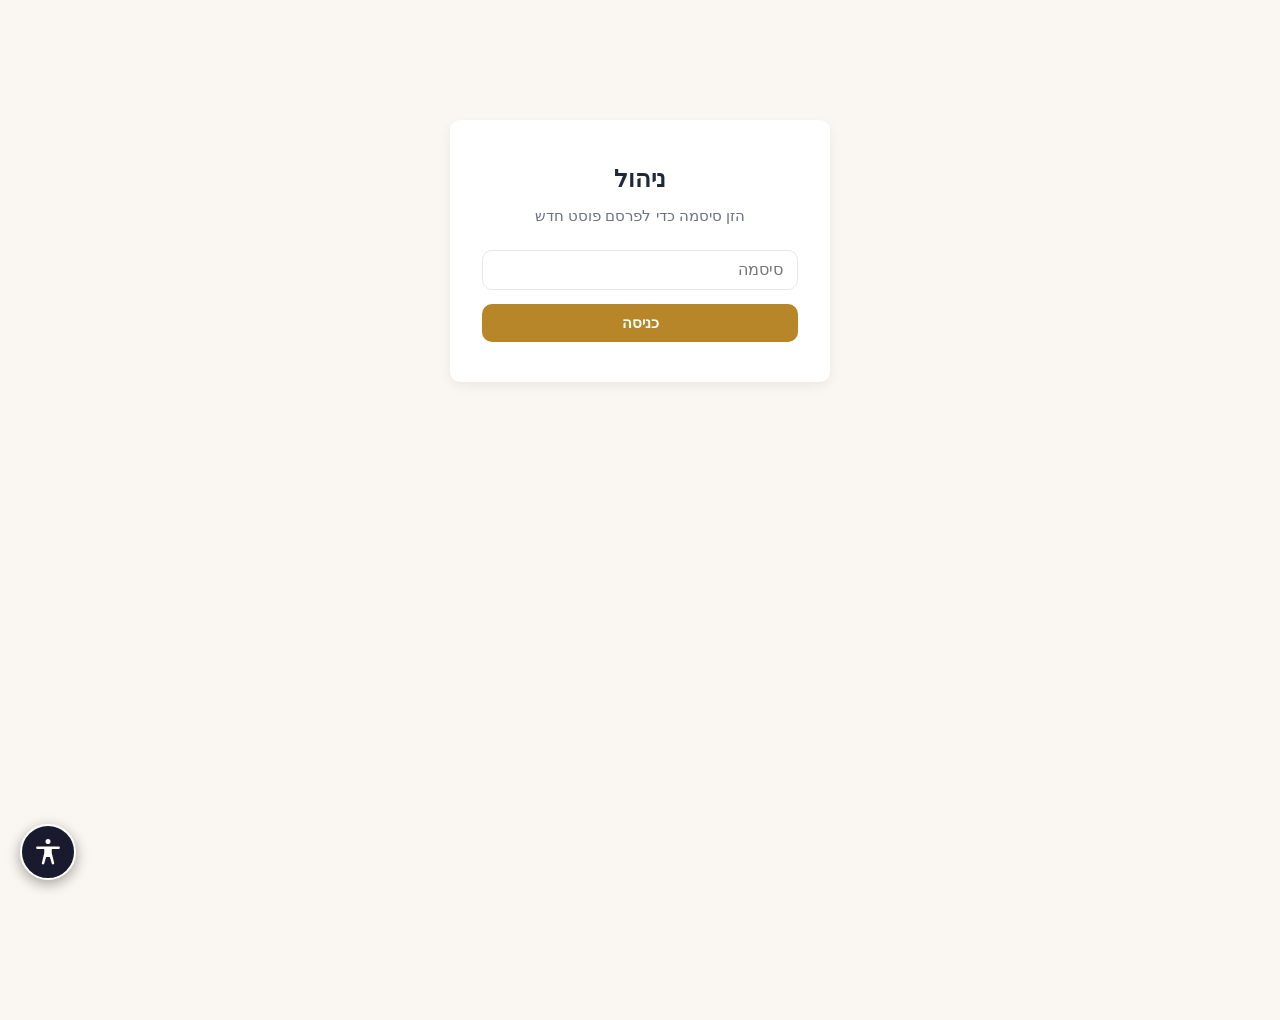
<file: admin.html>
<!DOCTYPE html>
<html lang="he" dir="rtl">
<head>
<meta charset="UTF-8" />
<meta name="viewport" content="width=device-width, initial-scale=1.0" />
<meta name="robots" content="noindex, nofollow" />
<title>ניהול — שניאור רוכברגר</title>
<link rel="icon" type="image/png" sizes="96x96" href="/favicon.png">
<style>
  :root {
    --bg: #faf7f2;
    --card: #ffffff;
    --text: #1f2937;
    --text-light: #6b7280;
    --primary: #b78628;
    --primary-dark: #8c6618;
    --border: #e5e7eb;
    --error: #dc2626;
    --success: #059669;
    --radius: 10px;
    --shadow: 0 4px 12px rgba(0,0,0,0.06);
    --shadow-lg: 0 12px 32px rgba(0,0,0,0.10);
  }
  * { box-sizing: border-box; margin: 0; padding: 0; }
  body {
    font-family: 'Heebo', 'Segoe UI', Tahoma, sans-serif;
    background: var(--bg);
    color: var(--text);
    min-height: 100vh;
    line-height: 1.55;
  }

  .login-card {
    max-width: 380px;
    margin: 120px auto;
    background: var(--card);
    border-radius: var(--radius);
    box-shadow: var(--shadow);
    padding: 40px 32px;
    text-align: center;
  }
  .login-card h2 { font-size: 1.5rem; margin-bottom: 8px; }
  .login-card p { color: var(--text-light); margin-bottom: 22px; font-size: 0.92rem; }
  .login-error { color: var(--error); font-size: 0.88rem; margin-top: 10px; display: none; }

  .admin-wrap { max-width: 760px; margin: 0 auto; padding: 32px 20px 80px; }
  .admin-title { text-align: center; margin-bottom: 6px; font-size: 1.6rem; }
  .admin-subtitle { text-align: center; color: var(--text-light); margin-bottom: 32px; font-size: 0.92rem; }

  .form-group { margin-bottom: 20px; }
  .form-group label {
    display: block; font-weight: 600; margin-bottom: 6px;
    color: var(--text); font-size: 0.95rem;
  }
  .form-group .hint { font-size: 0.82rem; color: var(--text-light); font-weight: 400; margin-right: 6px; }
  .form-group input[type="text"],
  .form-group input[type="password"],
  .form-group select,
  .form-group textarea {
    width: 100%;
    padding: 10px 14px;
    border: 1px solid var(--border);
    border-radius: var(--radius);
    font-family: inherit;
    font-size: 1rem;
    color: var(--text);
    background: var(--card);
    transition: border-color 0.15s;
  }
  .form-group input:focus, .form-group select:focus, .form-group textarea:focus {
    outline: none;
    border-color: var(--primary);
    box-shadow: 0 0 0 3px rgba(183,134,42,0.12);
  }
  .form-group textarea {
    min-height: 320px;
    resize: vertical;
    line-height: 1.7;
    font-size: 1rem;
  }
  .form-group textarea#postExcerpt { min-height: 90px; font-size: 0.95rem; }

  .actions-row {
    display: flex; gap: 10px; justify-content: flex-end; margin-top: 24px; flex-wrap: wrap;
  }
  .btn {
    padding: 10px 22px;
    border: none;
    border-radius: var(--radius);
    font-family: inherit; font-size: 0.95rem; font-weight: 600;
    cursor: pointer;
    transition: all 0.15s;
    display: inline-flex; align-items: center; gap: 8px;
  }
  .btn-primary { background: var(--primary); color: white; }
  .btn-primary:hover { background: var(--primary-dark); }
  .btn-primary:disabled { opacity: 0.6; cursor: not-allowed; }
  .btn-secondary { background: #f3f4f6; color: var(--text); border: 1px solid var(--border); }
  .btn-secondary:hover { background: #e5e7eb; }
  .btn-block { width: 100%; justify-content: center; }

  .status-msg {
    margin-top: 20px; padding: 12px 16px; border-radius: var(--radius);
    font-size: 0.92rem; display: none;
  }
  .status-msg.success { background: #d1fae5; color: var(--success); display: block; }
  .status-msg.error { background: #fee2e2; color: var(--error); display: block; }
  .status-msg.info { background: #e0f2fe; color: #0369a1; display: block; }

  .spinner {
    width: 14px; height: 14px;
    border: 2px solid rgba(255,255,255,0.3);
    border-top-color: white;
    border-radius: 50%;
    animation: spin 0.8s linear infinite;
    display: inline-block;
  }
  @keyframes spin { to { transform: rotate(360deg); } }

  /* Preview overlay */
  .preview-overlay {
    position: fixed; inset: 0;
    background: rgba(0,0,0,0.55);
    display: none;
    align-items: center; justify-content: center;
    z-index: 1000;
    padding: 20px;
    overflow-y: auto;
  }
  .preview-overlay.active { display: flex; }
  .preview-modal {
    background: white;
    max-width: 700px; width: 100%;
    max-height: 90vh;
    overflow-y: auto;
    border-radius: var(--radius);
    padding: 36px 32px;
    position: relative;
    box-shadow: var(--shadow-lg);
  }
  .preview-close {
    position: absolute; top: 12px; left: 12px;
    background: none; border: none; font-size: 1.6rem; cursor: pointer; color: var(--text-light);
  }
  .preview-modal .preview-cat {
    display: inline-block;
    background: var(--primary);
    color: white;
    padding: 3px 12px;
    border-radius: 12px;
    font-size: 0.78rem;
    margin-bottom: 14px;
  }
  .preview-modal h2 { font-size: 1.6rem; margin-bottom: 8px; }
  .preview-modal .preview-subtitle { color: var(--text-light); margin-bottom: 20px; font-size: 1rem; }
  .preview-modal .preview-body p { margin-bottom: 14px; }
  .preview-modal .preview-body h3 { font-size: 1.15rem; margin: 22px 0 8px; color: var(--primary-dark); }

  @media (max-width: 600px) {
    .admin-wrap { padding: 20px 14px 60px; }
    .login-card { margin: 60px 16px; padding: 32px 22px; }
    .actions-row { flex-direction: column-reverse; }
    .actions-row .btn { width: 100%; justify-content: center; }
  }
</style>
    <link rel="stylesheet" href="a11y.css?v=1">
    <script src="a11y-widget.js?v=1" defer></script>
</head>
<body>

<!-- LOGIN -->
<div id="loginScreen" class="login-card">
  <h2>ניהול</h2>
  <p>הזן סיסמה כדי לפרסם פוסט חדש</p>
  <div class="form-group" style="margin-bottom:14px;">
    <input type="password" id="passwordInput" placeholder="סיסמה" autocomplete="off" />
  </div>
  <button class="btn btn-primary btn-block" id="loginBtn">כניסה</button>
  <div class="login-error" id="loginError">סיסמה שגויה</div>
</div>

<!-- ADMIN -->
<div id="adminPanel" style="display:none;">
  <div class="admin-wrap">
    <h1 class="admin-title">פרסום פוסט חדש</h1>
    <p class="admin-subtitle">הפוסט יתפרסם ישירות באתר תוך כדקה</p>

    <form id="postForm" autocomplete="off">

      <div class="form-group">
        <label for="postTitle">כותרת <span class="hint">(חובה)</span></label>
        <input type="text" id="postTitle" required placeholder="כותרת הפוסט" />
      </div>

      <div class="form-group">
        <label for="postSubtitle">כותרת משנה <span class="hint">(אופציונלי)</span></label>
        <input type="text" id="postSubtitle" placeholder="הסבר קצר מתחת לכותרת" />
      </div>

      <div class="form-group">
        <label for="postCategory">קטגוריה</label>
        <select id="postCategory">
          <option value="chinuch">חינוך</option>
          <option value="horut">הורות</option>
          <option value="values">ערכים</option>
        </select>
      </div>

      <div class="form-group">
        <label for="postContent">תוכן <span class="hint">(שורה ריקה = פסקה חדשה)</span></label>
        <textarea id="postContent" required placeholder="כתוב כאן את הפוסט..."></textarea>
      </div>

      <div class="form-group">
        <label for="postExcerpt">תקציר <span class="hint">(אופציונלי — אם ריק, ייגזר אוטומטית מהתוכן)</span></label>
        <textarea id="postExcerpt" placeholder="2-3 משפטים שמופיעים בכרטיס"></textarea>
      </div>

      <div class="actions-row">
        <button type="button" class="btn btn-secondary" id="previewBtn">תצוגה מקדימה</button>
        <button type="submit" class="btn btn-primary" id="publishBtn">
          <span id="publishText">פרסם באתר</span>
          <span id="publishSpinner" class="spinner" style="display:none;"></span>
        </button>
      </div>
    </form>

    <div class="status-msg" id="statusMsg"></div>
  </div>
</div>

<!-- PREVIEW -->
<div class="preview-overlay" id="previewOverlay">
  <div class="preview-modal">
    <button class="preview-close" id="previewClose" aria-label="סגור">&times;</button>
    <div id="previewContent"></div>
  </div>
</div>

<script src="admin.js"></script>
</body>
</html>
</file>
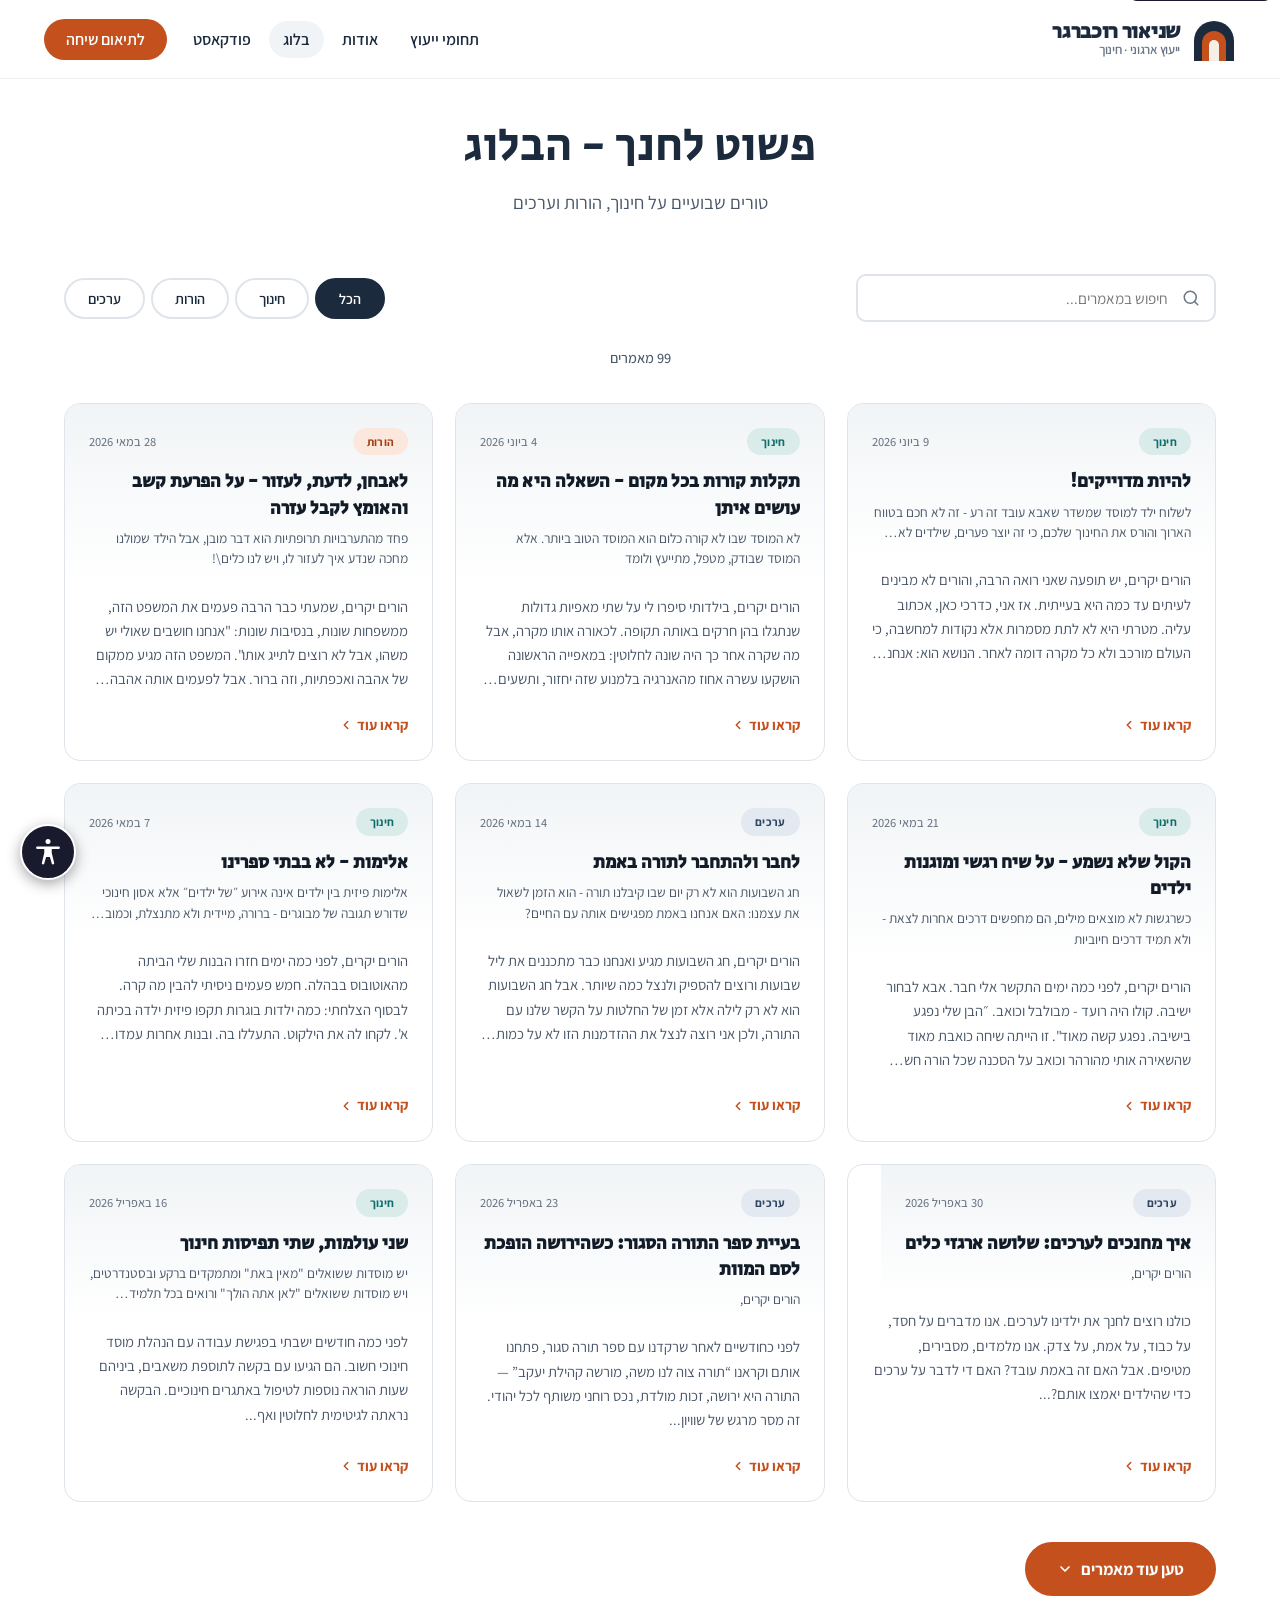
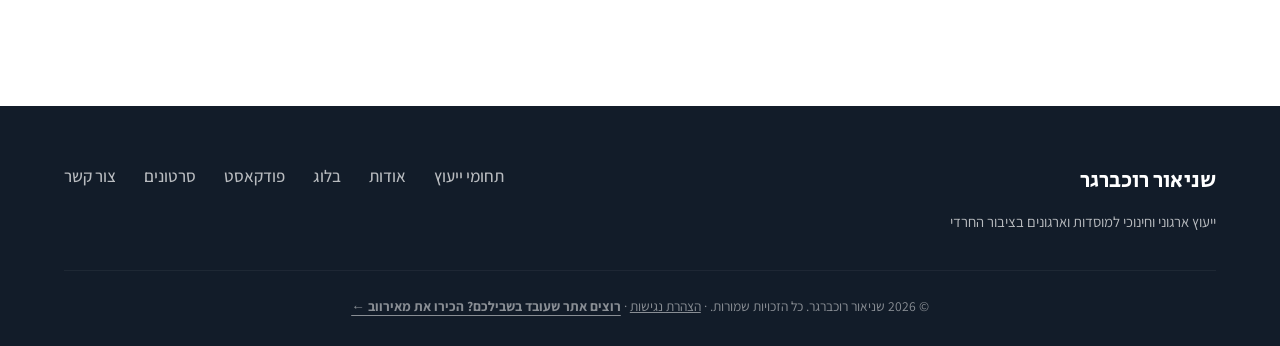
<file: blog.html>
<!DOCTYPE html>
<html lang="he" dir="rtl">
<head>
    <meta charset="UTF-8">
    <meta name="viewport" content="width=device-width, initial-scale=1.0">
    <title>פשוט לחנך - הבלוג | שניאור רוכברגר</title>
    <meta name="description" content="טורי חינוך, הורות וערכים מאת שניאור רוכברגר.">
    <meta name="robots" content="index, follow">
    <meta property="og:title" content="פשוט לחנך - הבלוג | שניאור רוכברגר">
    <meta property="og:description" content="טורים שבועיים על חינוך, הורות וערכים.">
    <meta property="og:url" content="https://lehanech.co.il/blog.html">
    <link rel="preconnect" href="https://fonts.googleapis.com">
    <link href="https://fonts.googleapis.com/css2?family=Assistant:wght@400;600;700;800&family=Secular+One&display=swap" rel="stylesheet">
    <link rel="stylesheet" href="style.css?v=20261118c">
    <link rel="icon" type="image/png" sizes="96x96" href="/favicon.png">
    <link rel="stylesheet" href="a11y.css?v=1">
    <script src="a11y-widget.js?v=1" defer></script>
</head>
<body>
    <a href="#main-content" class="skip-link">דלג לתוכן הראשי</a>
    <nav class="navbar" id="navbar" aria-label="ניווט ראשי">
        <div class="nav-container">
            <a href="index.html" class="logo" aria-label="שניאור רוכברגר – דף הבית">
                <span class="logo-mark" aria-hidden="true">ש״ר</span>
                <span class="logo-text">
                    <span class="logo-name">שניאור רוכברגר</span>
                    <span class="logo-role">ייעוץ ארגוני · חינוך</span>
                </span>
            </a>
            <button class="menu-toggle" id="menuToggle" aria-label="תפריט" aria-controls="navLinks">&#9776;</button>
            <ul class="nav-links" id="navLinks">
                <li><a href="index.html#services">תחומי ייעוץ</a></li>
                <li><a href="index.html#about">אודות</a></li>
                <li><a href="blog.html" class="active" aria-current="page">בלוג</a></li>
                <li><a href="podcast.html">פודקאסט</a></li>
                <li class="nav-cta-item"><a href="index.html#contact" class="nav-cta">לתיאום שיחה</a></li>
            </ul>
        </div>
    </nav>

    <main id="main-content" tabindex="-1">
        <section class="section blog-section" style="padding-top: 120px;">
            <div class="container">
                <h1 class="section-title">פשוט לחנך - הבלוג</h1>
                <p class="section-subtitle">טורים שבועיים על חינוך, הורות וערכים</p>

                <div class="blog-controls">
                    <div class="blog-search">
                        <svg width="18" height="18" viewBox="0 0 24 24" fill="none" stroke="currentColor" stroke-width="2" stroke-linecap="round" stroke-linejoin="round"><circle cx="11" cy="11" r="8"/><path d="m21 21-4.35-4.35"/></svg>
                        <input type="search" id="blogSearch" placeholder="חיפוש במאמרים..." aria-label="חיפוש">
                    </div>
                    <div class="blog-filter">
                        <button class="filter-btn active" data-filter="all">הכל</button>
                        <button class="filter-btn" data-filter="chinuch">חינוך</button>
                        <button class="filter-btn" data-filter="horut">הורות</button>
                        <button class="filter-btn" data-filter="values">ערכים</button>
                    </div>
                </div>

                <div class="blog-results-info">
                    <span id="resultsCount"></span>
                </div>

                <div class="blog-grid" id="blogGrid"></div>

                <button class="btn btn-primary load-more" id="loadMore">
                    טען עוד מאמרים
                    <svg width="16" height="16" viewBox="0 0 24 24" fill="none" stroke="currentColor" stroke-width="2.5" stroke-linecap="round" stroke-linejoin="round"><polyline points="6 9 12 15 18 9"/></svg>
                </button>
            </div>
        </section>
    </main>

    <footer class="footer">
        <div class="container">
            <div class="footer-content">
                <div class="footer-brand">
                    <h3>שניאור רוכברגר</h3>
                    <p>ייעוץ ארגוני וחינוכי למוסדות וארגונים בציבור החרדי</p>
                </div>
                <div class="footer-links">
                    <a href="index.html#services">תחומי ייעוץ</a>
                    <a href="index.html#about">אודות</a>
                    <a href="blog.html">בלוג</a>
                    <a href="podcast.html">פודקאסט</a>
                    <a href="videos.html">סרטונים</a>
                    <a href="index.html#contact">צור קשר</a>
                </div>
            </div>
            <div class="footer-bottom">
                <p>&copy; 2026 שניאור רוכברגר. כל הזכויות שמורות. · <a href="negishut.html" style="color:inherit;">הצהרת נגישות</a> · <a href="https://meirweb.co.il/?utm_source=shneor&amp;utm_medium=footer&amp;utm_campaign=site_credit" target="_blank" rel="noopener" style="color:inherit;font-weight:700;text-decoration:underline;text-underline-offset:4px;">רוצים אתר שעובד בשבילכם? הכירו את מאירווב ←</a></p>
            </div>
        </div>
    </footer>

    <script src="blog-data.js?v=3"></script>
    <script src="script.js?v=20261118"></script>
</body>
</html>
</file>
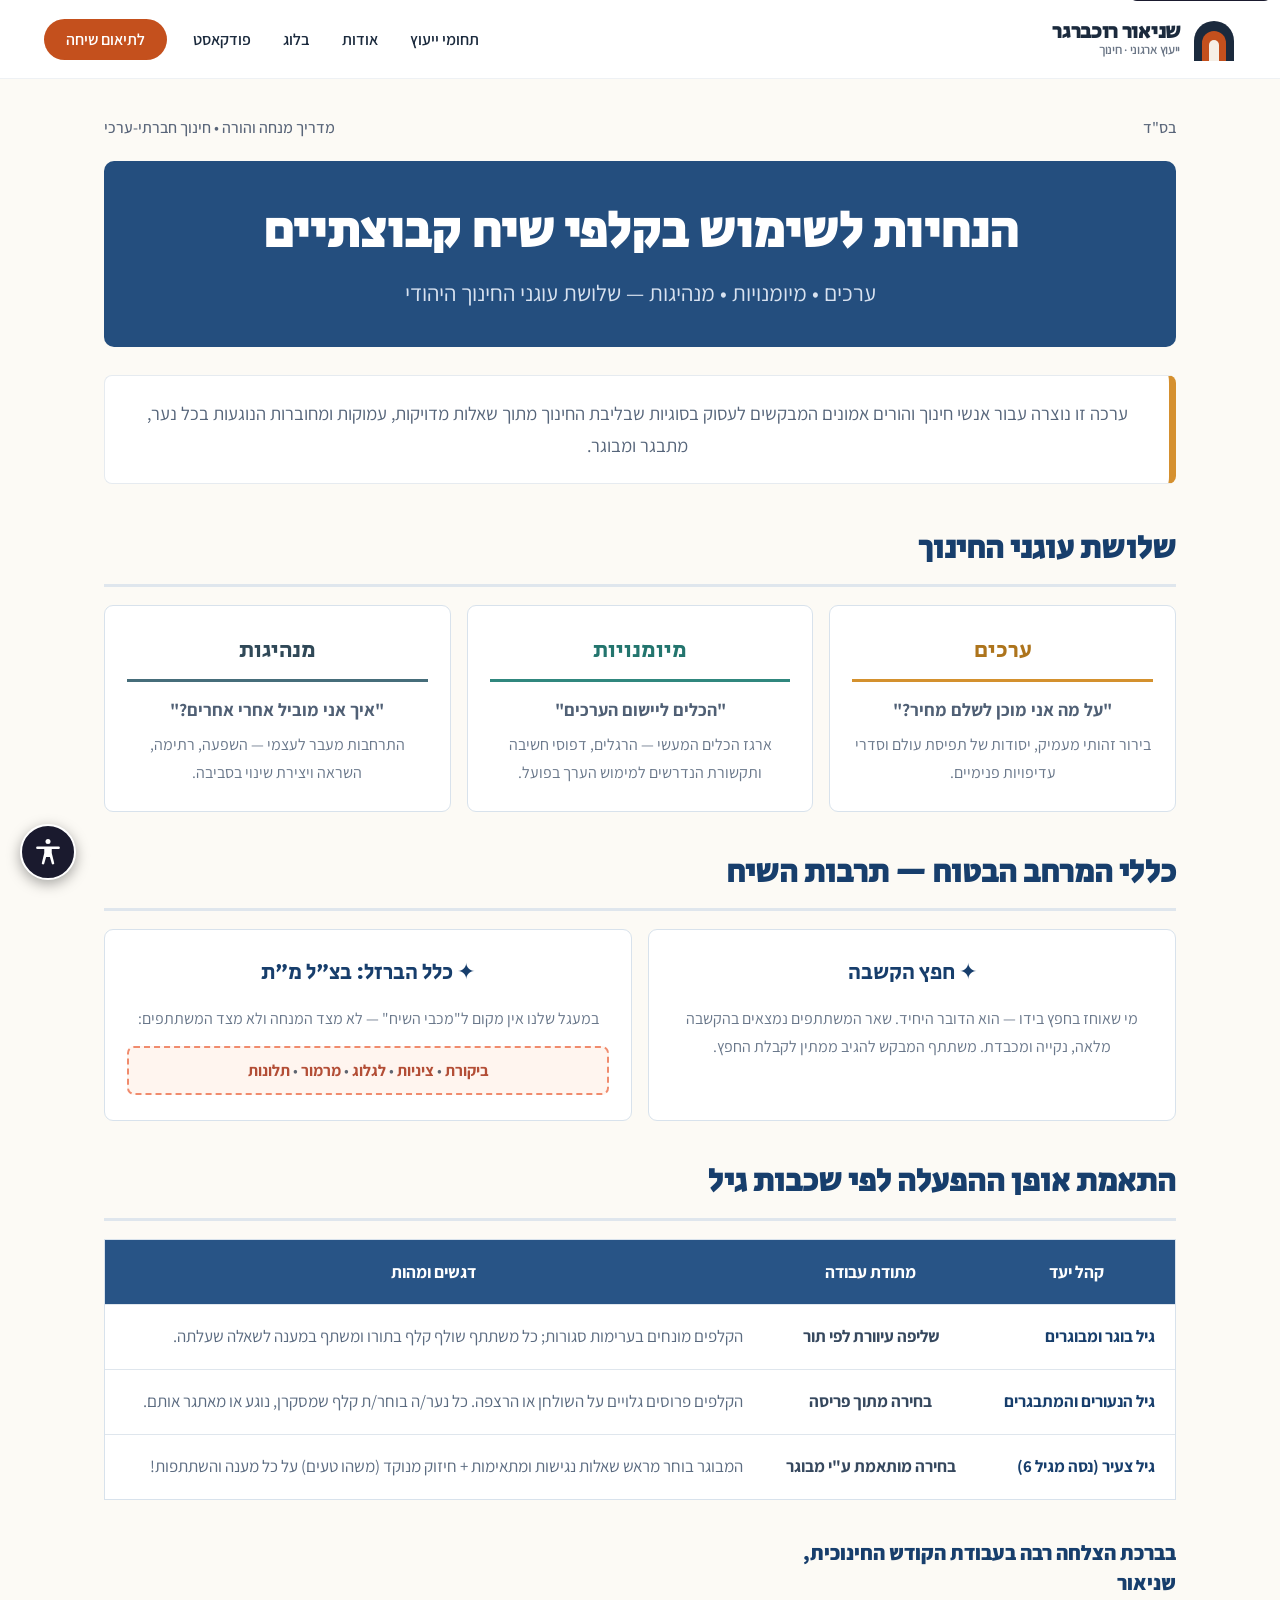
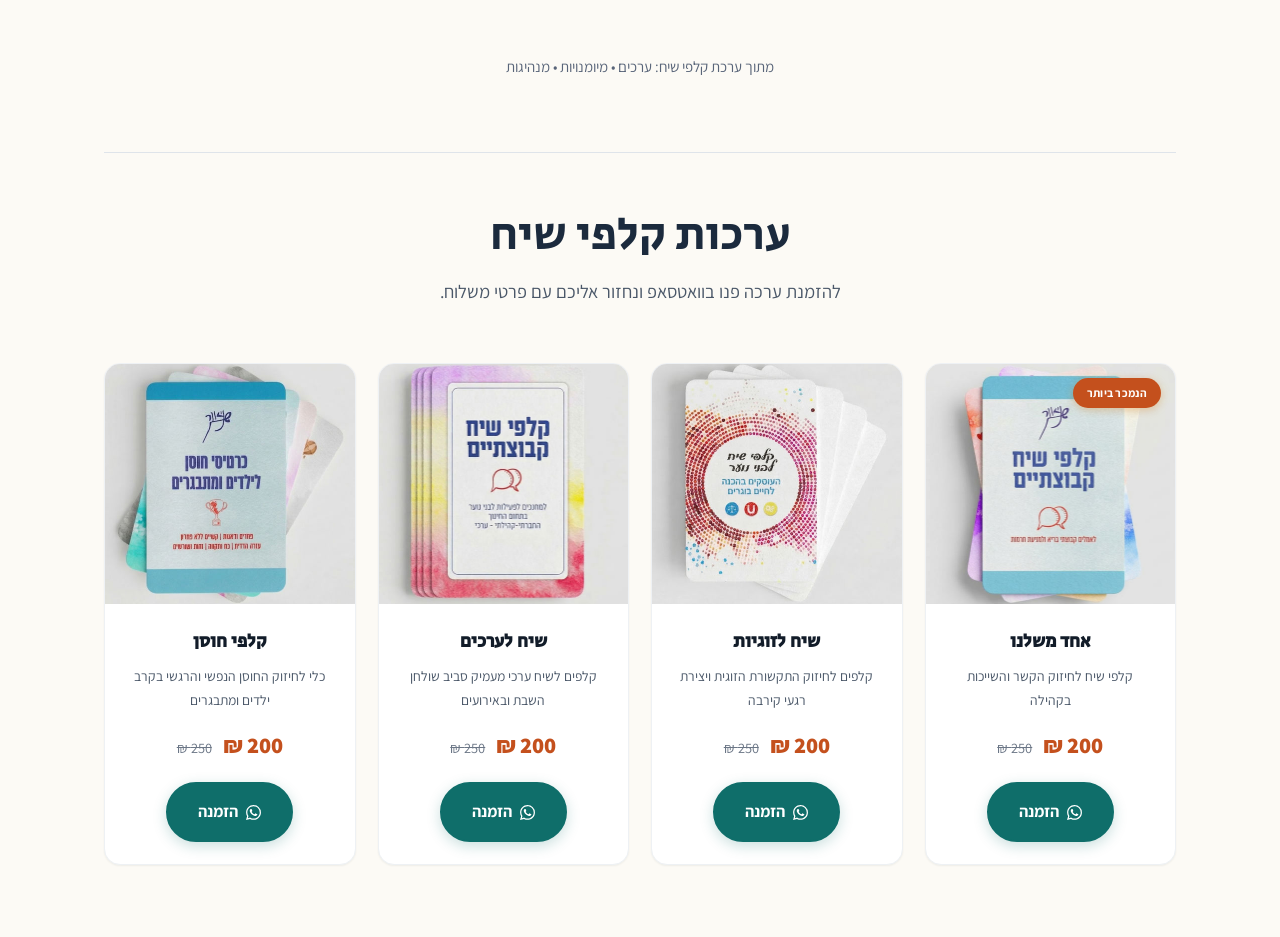
<file: card-instructions.html>
<!DOCTYPE html>
<html lang="he" dir="rtl">
<head>
    <meta charset="UTF-8">
    <meta name="viewport" content="width=device-width, initial-scale=1.0">
    <title>הנחיות לשימוש בקלפי שיח | שניאור רוכברגר</title>
    <meta name="robots" content="noindex, follow">
    <meta name="description" content="הנחיות לשימוש בקלפי שיח: ערכים, מיומנויות ומנהיגות לשלושת עוגני החינוך היהודי.">
    <link rel="preconnect" href="https://fonts.googleapis.com">
    <link href="https://fonts.googleapis.com/css2?family=Assistant:wght@400;600;700;800&family=Secular+One&display=swap" rel="stylesheet">
    <link rel="stylesheet" href="style.css?v=20261118e">
    <link rel="stylesheet" href="card-instructions.css">
    <link rel="icon" type="image/png" sizes="96x96" href="/favicon.png">
    <link rel="stylesheet" href="a11y.css?v=1">
    <script src="a11y-widget.js?v=1" defer></script>
</head>
<body class="instructions-page">
    <a href="#main-content" class="skip-link">דלג לתוכן הראשי</a>
    <nav class="navbar" id="navbar" aria-label="ניווט ראשי">
        <div class="nav-container">
            <a href="index.html" class="logo" aria-label="שניאור רוכברגר – דף הבית">
                <span class="logo-mark" aria-hidden="true">ש״ר</span>
                <span class="logo-text">
                    <span class="logo-name">שניאור רוכברגר</span>
                    <span class="logo-role">ייעוץ ארגוני · חינוך</span>
                </span>
            </a>
            <button class="menu-toggle" id="menuToggle" aria-label="תפריט" aria-controls="navLinks">&#9776;</button>
            <ul class="nav-links" id="navLinks">
                <li><a href="index.html#services">תחומי ייעוץ</a></li>
                <li><a href="index.html#about">אודות</a></li>
                <li><a href="blog.html">בלוג</a></li>
                <li><a href="podcast.html">פודקאסט</a></li>
                <li class="nav-cta-item"><a href="index.html#contact" class="nav-cta">לתיאום שיחה</a></li>
            </ul>
        </div>
    </nav>

    <main id="main-content" tabindex="-1">
        <div class="instructions-wrap container">
            <div class="instructions-meta"><span>בס&quot;ד</span><span>מדריך מנחה והורה &bull; חינוך חברתי-ערכי</span></div>

            <header class="instructions-hero">
                <h1>הנחיות לשימוש בקלפי שיח קבוצתיים</h1>
                <p>ערכים &bull; מיומנויות &bull; מנהיגות &mdash; שלושת עוגני החינוך היהודי</p>
            </header>

            <p class="instructions-intro">ערכה זו נוצרה עבור אנשי חינוך והורים אמונים המבקשים לעסוק בסוגיות שבליבת החינוך מתוך שאלות מדויקות, עמוקות ומחוברות הנוגעות בכל נער, מתבגר ומבוגר.</p>

            <section class="instructions-section">
                <h2>שלושת עוגני החינוך</h2>
                <div class="anchor-grid">
                    <article class="anchor-card values">
                        <h3>ערכים</h3>
                        <h4>"על מה אני מוכן לשלם מחיר?"</h4>
                        <p>בירור זהותי מעמיק, יסודות של תפיסת עולם וסדרי עדיפויות פנימיים.</p>
                    </article>
                    <article class="anchor-card skills">
                        <h3>מיומנויות</h3>
                        <h4>"הכלים ליישום הערכים"</h4>
                        <p>ארגז הכלים המעשי &mdash; הרגלים, דפוסי חשיבה ותקשורת הנדרשים למימוש הערך בפועל.</p>
                    </article>
                    <article class="anchor-card leadership">
                        <h3>מנהיגות</h3>
                        <h4>"איך אני מוביל אחרי אחרים?"</h4>
                        <p>התרחבות מעבר לעצמי &mdash; השפעה, רתימה, השראה ויצירת שינוי בסביבה.</p>
                    </article>
                </div>
            </section>

            <section class="instructions-section">
                <h2>כללי המרחב הבטוח &mdash; תרבות השיח</h2>
                <div class="rules-grid">
                    <article class="rule-card">
                        <h3>✦ חפץ הקשבה</h3>
                        <p>מי שאוחז בחפץ בידו &mdash; הוא הדובר היחיד. שאר המשתתפים נמצאים בהקשבה מלאה, נקייה ומכבדת. משתתף המבקש להגיב ממתין לקבלת החפץ.</p>
                    </article>
                    <article class="rule-card">
                        <h3>✦ כלל הברזל: בצ&quot;ל מ&quot;ת</h3>
                        <p>במעגל שלנו אין מקום ל&quot;מכבי השיח&quot; &mdash; לא מצד המנחה ולא מצד המשתתפים:</p>
                        <p class="no-list"><strong>ביקורת</strong> &bull; <strong>ציניות</strong> &bull; <strong>לגלוג</strong> &bull; <strong>מרמור</strong> &bull; <strong>תלונות</strong></p>
                    </article>
                </div>
            </section>

            <section class="instructions-section">
                <h2>התאמת אופן ההפעלה לפי שכבות גיל</h2>
                <div class="table-scroll">
                    <table class="age-table">
                        <thead><tr><th>קהל יעד</th><th>מתודת עבודה</th><th>דגשים ומהות</th></tr></thead>
                        <tbody>
                            <tr><th scope="row">גיל בוגר ומבוגרים</th><td>שליפה עיוורת לפי תור</td><td>הקלפים מונחים בערימות סגורות; כל משתתף שולף קלף בתורו ומשתף במענה לשאלה שעלתה.</td></tr>
                            <tr><th scope="row">גיל הנעורים והמתבגרים</th><td>בחירה מתוך פריסה</td><td>הקלפים פרוסים גלויים על השולחן או הרצפה. כל נער/ה בוחר/ת קלף שמסקרן, נוגע או מאתגר אותם.</td></tr>
                            <tr><th scope="row">גיל צעיר (נסה מגיל 6)</th><td>בחירה מותאמת ע&quot;י מבוגר</td><td>המבוגר בוחר מראש שאלות נגישות ומתאימות + חיזוק מנוקד (משהו טעים) על כל מענה והשתתפות!</td></tr>
                        </tbody>
                    </table>
                </div>
            </section>

            <p class="instructions-closing">בברכת הצלחה רבה בעבודת הקודש החינוכית,<br>שניאור</p>
            <p class="instructions-footer">מתוך ערכת קלפי שיח: ערכים &bull; מיומנויות &bull; מנהיגות</p>
            <section class="cards-order" id="order" aria-labelledby="order-title">
                <h2 id="order-title" class="section-title">ערכות קלפי שיח</h2>
                <p class="section-subtitle">להזמנת ערכה פנו בוואטסאפ ונחזור אליכם עם פרטי משלוח.</p>
                <div class="products-grid">
                <div class="product-card">
                    <div class="product-badge bestseller">הנמכר ביותר</div>
                    <div class="product-image">
                        <img src="images/echad-mishelanu.jpg" alt="אחד משלנו">
                    </div>
                    <div class="product-info">
                        <h3>אחד משלנו</h3>
                        <p>קלפי שיח לחיזוק הקשר והשייכות בקהילה</p>
                        <div class="product-price">
                            <span class="price-sale">200 &#8362;</span>
                            <span class="price-original">250 &#8362;</span>
                        </div>
                        <a href="https://wa.me/972543407902?text=%D7%90%D7%A9%D7%9E%D7%97%20%D7%9C%D7%91%D7%A8%D7%A8%20%D7%9C%D7%92%D7%91%D7%99%20%D7%94%D7%A7%D7%9C%D7%A4%D7%99%D7%9D%20%D7%9E%D7%A1%D7%95%D7%92%20%D7%90%D7%97%D7%93%20%D7%9E%D7%A9%D7%9C%D7%A0%D7%95%2C%20%D7%AA%D7%95%D7%93%D7%94!" target="_blank" rel="noopener" class="btn btn-primary btn-small btn-whatsapp">
                            <svg width="15" height="15" viewBox="0 0 24 24" fill="currentColor"><path d="M17.472 14.382c-.297-.149-1.758-.867-2.03-.967-.273-.099-.471-.148-.67.15-.197.297-.767.966-.94 1.164-.173.199-.347.223-.644.075-.297-.15-1.255-.463-2.39-1.475-.883-.788-1.48-1.761-1.653-2.059-.173-.297-.018-.458.13-.606.134-.133.298-.347.446-.52.149-.174.198-.298.298-.497.099-.198.05-.371-.025-.52-.075-.149-.669-1.612-.916-2.207-.242-.579-.487-.5-.669-.51-.173-.008-.371-.01-.57-.01-.198 0-.52.074-.792.372-.272.297-1.04 1.016-1.04 2.479 0 1.462 1.065 2.875 1.213 3.074.149.198 2.096 3.2 5.077 4.487.709.306 1.262.489 1.694.625.712.227 1.36.195 1.871.118.571-.085 1.758-.719 2.006-1.413.248-.694.248-1.289.173-1.413-.074-.124-.272-.198-.57-.347m-5.421 7.403h-.004a9.87 9.87 0 01-5.031-1.378l-.361-.214-3.741.982.998-3.648-.235-.374a9.86 9.86 0 01-1.51-5.26c.001-5.45 4.436-9.884 9.888-9.884 2.64 0 5.122 1.03 6.988 2.898a9.825 9.825 0 012.893 6.994c-.003 5.45-4.437 9.884-9.885 9.884m8.413-18.297A11.815 11.815 0 0012.05 0C5.495 0 .16 5.335.157 11.892c0 2.096.547 4.142 1.588 5.945L.057 24l6.305-1.654a11.882 11.882 0 005.683 1.448h.005c6.554 0 11.89-5.335 11.893-11.893a11.821 11.821 0 00-3.48-8.413z"/></svg>
                            הזמנה
                        </a>
                    </div>
                </div>

                <div class="product-card">
                    <div class="product-image">
                        <img src="images/siah-zugiot.jpg" alt="שיח לזוגיות">
                    </div>
                    <div class="product-info">
                        <h3>שיח לזוגיות</h3>
                        <p>קלפים לחיזוק התקשורת הזוגית ויצירת רגעי קירבה</p>
                        <div class="product-price">
                            <span class="price-sale">200 &#8362;</span>
                            <span class="price-original">250 &#8362;</span>
                        </div>
                        <a href="https://wa.me/972543407902?text=%D7%90%D7%A9%D7%9E%D7%97%20%D7%9C%D7%91%D7%A8%D7%A8%20%D7%9C%D7%92%D7%91%D7%99%20%D7%94%D7%A7%D7%9C%D7%A4%D7%99%D7%9D%20%D7%9E%D7%A1%D7%95%D7%92%20%D7%A9%D7%99%D7%97%20%D7%9C%D7%96%D7%95%D7%92%D7%99%D7%95%D7%AA%2C%20%D7%AA%D7%95%D7%93%D7%94!" target="_blank" rel="noopener" class="btn btn-primary btn-small btn-whatsapp">
                            <svg width="15" height="15" viewBox="0 0 24 24" fill="currentColor"><path d="M17.472 14.382c-.297-.149-1.758-.867-2.03-.967-.273-.099-.471-.148-.67.15-.197.297-.767.966-.94 1.164-.173.199-.347.223-.644.075-.297-.15-1.255-.463-2.39-1.475-.883-.788-1.48-1.761-1.653-2.059-.173-.297-.018-.458.13-.606.134-.133.298-.347.446-.52.149-.174.198-.298.298-.497.099-.198.05-.371-.025-.52-.075-.149-.669-1.612-.916-2.207-.242-.579-.487-.5-.669-.51-.173-.008-.371-.01-.57-.01-.198 0-.52.074-.792.372-.272.297-1.04 1.016-1.04 2.479 0 1.462 1.065 2.875 1.213 3.074.149.198 2.096 3.2 5.077 4.487.709.306 1.262.489 1.694.625.712.227 1.36.195 1.871.118.571-.085 1.758-.719 2.006-1.413.248-.694.248-1.289.173-1.413-.074-.124-.272-.198-.57-.347m-5.421 7.403h-.004a9.87 9.87 0 01-5.031-1.378l-.361-.214-3.741.982.998-3.648-.235-.374a9.86 9.86 0 01-1.51-5.26c.001-5.45 4.436-9.884 9.888-9.884 2.64 0 5.122 1.03 6.988 2.898a9.825 9.825 0 012.893 6.994c-.003 5.45-4.437 9.884-9.885 9.884m8.413-18.297A11.815 11.815 0 0012.05 0C5.495 0 .16 5.335.157 11.892c0 2.096.547 4.142 1.588 5.945L.057 24l6.305-1.654a11.882 11.882 0 005.683 1.448h.005c6.554 0 11.89-5.335 11.893-11.893a11.821 11.821 0 00-3.48-8.413z"/></svg>
                            הזמנה
                        </a>
                    </div>
                </div>

                <div class="product-card">
                    <div class="product-image">
                        <img src="images/siah-arachim.jpg" alt="שיח לערכים">
                    </div>
                    <div class="product-info">
                        <h3>שיח לערכים</h3>
                        <p>קלפים לשיח ערכי מעמיק סביב שולחן השבת ובאירועים</p>
                        <div class="product-price">
                            <span class="price-sale">200 &#8362;</span>
                            <span class="price-original">250 &#8362;</span>
                        </div>
                        <a href="https://wa.me/972543407902?text=%D7%90%D7%A9%D7%9E%D7%97%20%D7%9C%D7%91%D7%A8%D7%A8%20%D7%9C%D7%92%D7%91%D7%99%20%D7%94%D7%A7%D7%9C%D7%A4%D7%99%D7%9D%20%D7%9E%D7%A1%D7%95%D7%92%20%D7%A9%D7%99%D7%97%20%D7%9C%D7%A2%D7%A8%D7%9B%D7%99%D7%9D%2C%20%D7%AA%D7%95%D7%93%D7%94!" target="_blank" rel="noopener" class="btn btn-primary btn-small btn-whatsapp">
                            <svg width="15" height="15" viewBox="0 0 24 24" fill="currentColor"><path d="M17.472 14.382c-.297-.149-1.758-.867-2.03-.967-.273-.099-.471-.148-.67.15-.197.297-.767.966-.94 1.164-.173.199-.347.223-.644.075-.297-.15-1.255-.463-2.39-1.475-.883-.788-1.48-1.761-1.653-2.059-.173-.297-.018-.458.13-.606.134-.133.298-.347.446-.52.149-.174.198-.298.298-.497.099-.198.05-.371-.025-.52-.075-.149-.669-1.612-.916-2.207-.242-.579-.487-.5-.669-.51-.173-.008-.371-.01-.57-.01-.198 0-.52.074-.792.372-.272.297-1.04 1.016-1.04 2.479 0 1.462 1.065 2.875 1.213 3.074.149.198 2.096 3.2 5.077 4.487.709.306 1.262.489 1.694.625.712.227 1.36.195 1.871.118.571-.085 1.758-.719 2.006-1.413.248-.694.248-1.289.173-1.413-.074-.124-.272-.198-.57-.347m-5.421 7.403h-.004a9.87 9.87 0 01-5.031-1.378l-.361-.214-3.741.982.998-3.648-.235-.374a9.86 9.86 0 01-1.51-5.26c.001-5.45 4.436-9.884 9.888-9.884 2.64 0 5.122 1.03 6.988 2.898a9.825 9.825 0 012.893 6.994c-.003 5.45-4.437 9.884-9.885 9.884m8.413-18.297A11.815 11.815 0 0012.05 0C5.495 0 .16 5.335.157 11.892c0 2.096.547 4.142 1.588 5.945L.057 24l6.305-1.654a11.882 11.882 0 005.683 1.448h.005c6.554 0 11.89-5.335 11.893-11.893a11.821 11.821 0 00-3.48-8.413z"/></svg>
                            הזמנה
                        </a>
                    </div>
                </div>

                <div class="product-card">
                    <div class="product-image">
                        <img src="images/klafei-chosen.jpg" alt="קלפי חוסן">
                    </div>
                    <div class="product-info">
                        <h3>קלפי חוסן</h3>
                        <p>כלי לחיזוק החוסן הנפשי והרגשי בקרב ילדים ומתבגרים</p>
                        <div class="product-price">
                            <span class="price-sale">200 &#8362;</span>
                            <span class="price-original">250 &#8362;</span>
                        </div>
                        <a href="https://wa.me/972543407902?text=%D7%90%D7%A9%D7%9E%D7%97%20%D7%9C%D7%91%D7%A8%D7%A8%20%D7%9C%D7%92%D7%91%D7%99%20%D7%94%D7%A7%D7%9C%D7%A4%D7%99%D7%9D%20%D7%9E%D7%A1%D7%95%D7%92%20%D7%A7%D7%9C%D7%A4%D7%99%20%D7%97%D7%95%D7%A1%D7%9F%2C%20%D7%AA%D7%95%D7%93%D7%94!" target="_blank" rel="noopener" class="btn btn-primary btn-small btn-whatsapp">
                            <svg width="15" height="15" viewBox="0 0 24 24" fill="currentColor"><path d="M17.472 14.382c-.297-.149-1.758-.867-2.03-.967-.273-.099-.471-.148-.67.15-.197.297-.767.966-.94 1.164-.173.199-.347.223-.644.075-.297-.15-1.255-.463-2.39-1.475-.883-.788-1.48-1.761-1.653-2.059-.173-.297-.018-.458.13-.606.134-.133.298-.347.446-.52.149-.174.198-.298.298-.497.099-.198.05-.371-.025-.52-.075-.149-.669-1.612-.916-2.207-.242-.579-.487-.5-.669-.51-.173-.008-.371-.01-.57-.01-.198 0-.52.074-.792.372-.272.297-1.04 1.016-1.04 2.479 0 1.462 1.065 2.875 1.213 3.074.149.198 2.096 3.2 5.077 4.487.709.306 1.262.489 1.694.625.712.227 1.36.195 1.871.118.571-.085 1.758-.719 2.006-1.413.248-.694.248-1.289.173-1.413-.074-.124-.272-.198-.57-.347m-5.421 7.403h-.004a9.87 9.87 0 01-5.031-1.378l-.361-.214-3.741.982.998-3.648-.235-.374a9.86 9.86 0 01-1.51-5.26c.001-5.45 4.436-9.884 9.888-9.884 2.64 0 5.122 1.03 6.988 2.898a9.825 9.825 0 012.893 6.994c-.003 5.45-4.437 9.884-9.885 9.884m8.413-18.297A11.815 11.815 0 0012.05 0C5.495 0 .16 5.335.157 11.892c0 2.096.547 4.142 1.588 5.945L.057 24l6.305-1.654a11.882 11.882 0 005.683 1.448h.005c6.554 0 11.89-5.335 11.893-11.893a11.821 11.821 0 00-3.48-8.413z"/></svg>
                            הזמנה
                        </a>
                    </div>
                </div>
            </div>
            </section>
        </div>
    </main>

    <script src="script.js?v=20261118"></script>
</body>
</html>
</file>
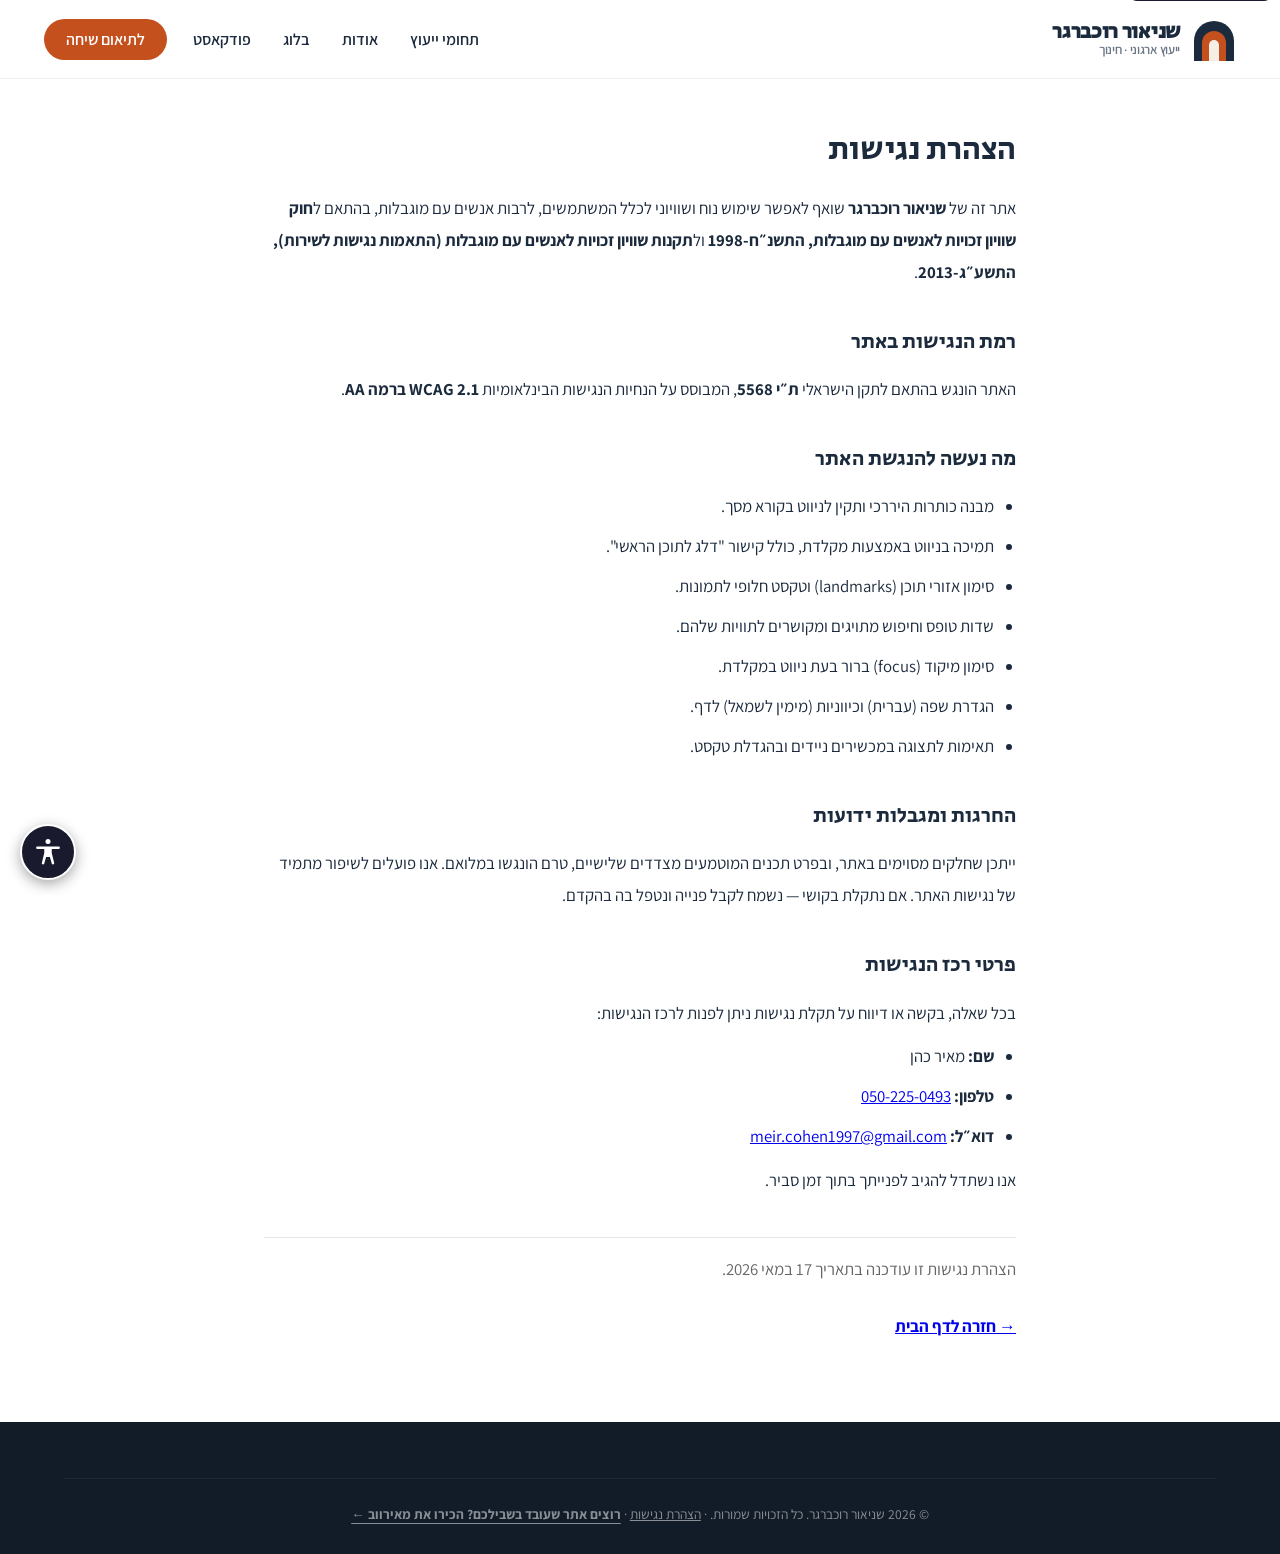
<file: negishut.html>
<!DOCTYPE html>
<html lang="he" dir="rtl">
<head>
    <meta charset="UTF-8">
    <meta name="viewport" content="width=device-width, initial-scale=1.0">
    <title>הצהרת נגישות | שניאור רוכברגר</title>
    <meta name="description" content="הצהרת נגישות לאתר שניאור רוכברגר — עמידה בתקן הישראלי ת״י 5568 וברמת AA של WCAG 2.1.">
    <meta name="robots" content="index, follow">
    <link rel="preconnect" href="https://fonts.googleapis.com">
    <link rel="preconnect" href="https://fonts.gstatic.com" crossorigin>
    <link href="https://fonts.googleapis.com/css2?family=Assistant:wght@400;600;700;800&family=Secular+One&display=swap" rel="stylesheet">
    <link rel="stylesheet" href="style.css?v=20261118c">
    <style>
        .a11y-page{max-width:800px;margin:0 auto;padding:120px 24px 80px;line-height:1.9}
        .a11y-page h1{font-size:2rem;margin-bottom:12px}
        .a11y-page h2{font-size:1.3rem;margin:34px 0 12px}
        .a11y-page p,.a11y-page li{font-size:1.05rem}
        .a11y-page ul{padding-right:22px;margin:12px 0}
        .a11y-page li{margin-bottom:8px}
        .a11y-updated{color:#666;font-size:.95rem;margin-top:40px;border-top:1px solid #e5e5e5;padding-top:16px}
        .a11y-back{display:inline-block;margin-top:24px;font-weight:700}
    </style>
    <link rel="stylesheet" href="a11y.css?v=1">
    <script src="a11y-widget.js?v=1" defer></script>
</head>
<body>
    <a href="#main-content" class="skip-link">דלג לתוכן הראשי</a>
    <nav class="navbar" id="navbar" aria-label="ניווט ראשי">
        <div class="nav-container">
            <a href="index.html" class="logo" aria-label="שניאור רוכברגר – דף הבית">
                <span class="logo-mark" aria-hidden="true">ש״ר</span>
                <span class="logo-text">
                    <span class="logo-name">שניאור רוכברגר</span>
                    <span class="logo-role">ייעוץ ארגוני · חינוך</span>
                </span>
            </a>
            <button class="menu-toggle" id="menuToggle" aria-label="תפריט" aria-controls="navLinks">&#9776;</button>
            <ul class="nav-links" id="navLinks">
                <li><a href="index.html#services">תחומי ייעוץ</a></li>
                <li><a href="index.html#about">אודות</a></li>
                <li><a href="blog.html">בלוג</a></li>
                <li><a href="podcast.html">פודקאסט</a></li>
                <li class="nav-cta-item"><a href="index.html#contact" class="nav-cta">לתיאום שיחה</a></li>
            </ul>
        </div>
    </nav>

    <main id="main-content" tabindex="-1">
    <article class="a11y-page">
        <h1>הצהרת נגישות</h1>
        <p>אתר זה של <strong>שניאור רוכברגר</strong> שואף לאפשר שימוש נוח ושוויוני לכלל המשתמשים, לרבות אנשים עם מוגבלות, בהתאם ל<strong>חוק שוויון זכויות לאנשים עם מוגבלות, התשנ״ח‑1998</strong> ול<strong>תקנות שוויון זכויות לאנשים עם מוגבלות (התאמות נגישות לשירות), התשע״ג‑2013</strong>.</p>

        <h2>רמת הנגישות באתר</h2>
        <p>האתר הונגש בהתאם לתקן הישראלי <strong>ת״י 5568</strong>, המבוסס על הנחיות הנגישות הבינלאומיות <strong>WCAG 2.1 ברמה AA</strong>.</p>

        <h2>מה נעשה להנגשת האתר</h2>
        <ul>
            <li>מבנה כותרות היררכי ותקין לניווט בקורא מסך.</li>
            <li>תמיכה בניווט באמצעות מקלדת, כולל קישור "דלג לתוכן הראשי".</li>
            <li>סימון אזורי תוכן (landmarks) וטקסט חלופי לתמונות.</li>
            <li>שדות טופס וחיפוש מתויגים ומקושרים לתוויות שלהם.</li>
            <li>סימון מיקוד (focus) ברור בעת ניווט במקלדת.</li>
            <li>הגדרת שפה (עברית) וכיווניות (מימין לשמאל) לדף.</li>
            <li>תאימות לתצוגה במכשירים ניידים ובהגדלת טקסט.</li>
        </ul>

        <h2>החרגות ומגבלות ידועות</h2>
        <p>ייתכן שחלקים מסוימים באתר, ובפרט תכנים המוטמעים מצדדים שלישיים, טרם הונגשו במלואם. אנו פועלים לשיפור מתמיד של נגישות האתר. אם נתקלת בקושי — נשמח לקבל פנייה ונטפל בה בהקדם.</p>

        <h2>פרטי רכז הנגישות</h2>
        <p>בכל שאלה, בקשה או דיווח על תקלת נגישות ניתן לפנות לרכז הנגישות:</p>
        <ul>
            <li><strong>שם:</strong> מאיר כהן</li>
            <li><strong>טלפון:</strong> <a href="tel:0502250493">050-225-0493</a></li>
            <li><strong>דוא״ל:</strong> <a href="mailto:meir.cohen1997@gmail.com">meir.cohen1997@gmail.com</a></li>
        </ul>
        <p>אנו נשתדל להגיב לפנייתך בתוך זמן סביר.</p>

        <p class="a11y-updated">הצהרת נגישות זו עודכנה בתאריך 17 במאי 2026.</p>
        <a href="index.html" class="a11y-back">→ חזרה לדף הבית</a>
    </article>
    </main>

    <footer class="footer">
        <div class="container">
            <div class="footer-bottom">
                <p>&copy; 2026 שניאור רוכברגר. כל הזכויות שמורות. · <a href="negishut.html" style="color:inherit;">הצהרת נגישות</a> · <a href="https://meirweb.co.il/?utm_source=shneor&amp;utm_medium=footer&amp;utm_campaign=site_credit" target="_blank" rel="noopener" style="color:inherit;font-weight:700;text-decoration:underline;text-underline-offset:4px;">רוצים אתר שעובד בשבילכם? הכירו את מאירווב ←</a></p>
            </div>
        </div>
    </footer>
    <script>
    document.getElementById('menuToggle')?.addEventListener('click', () => document.getElementById('navLinks').classList.toggle('open'));
    </script>
</body>
</html>
</file>
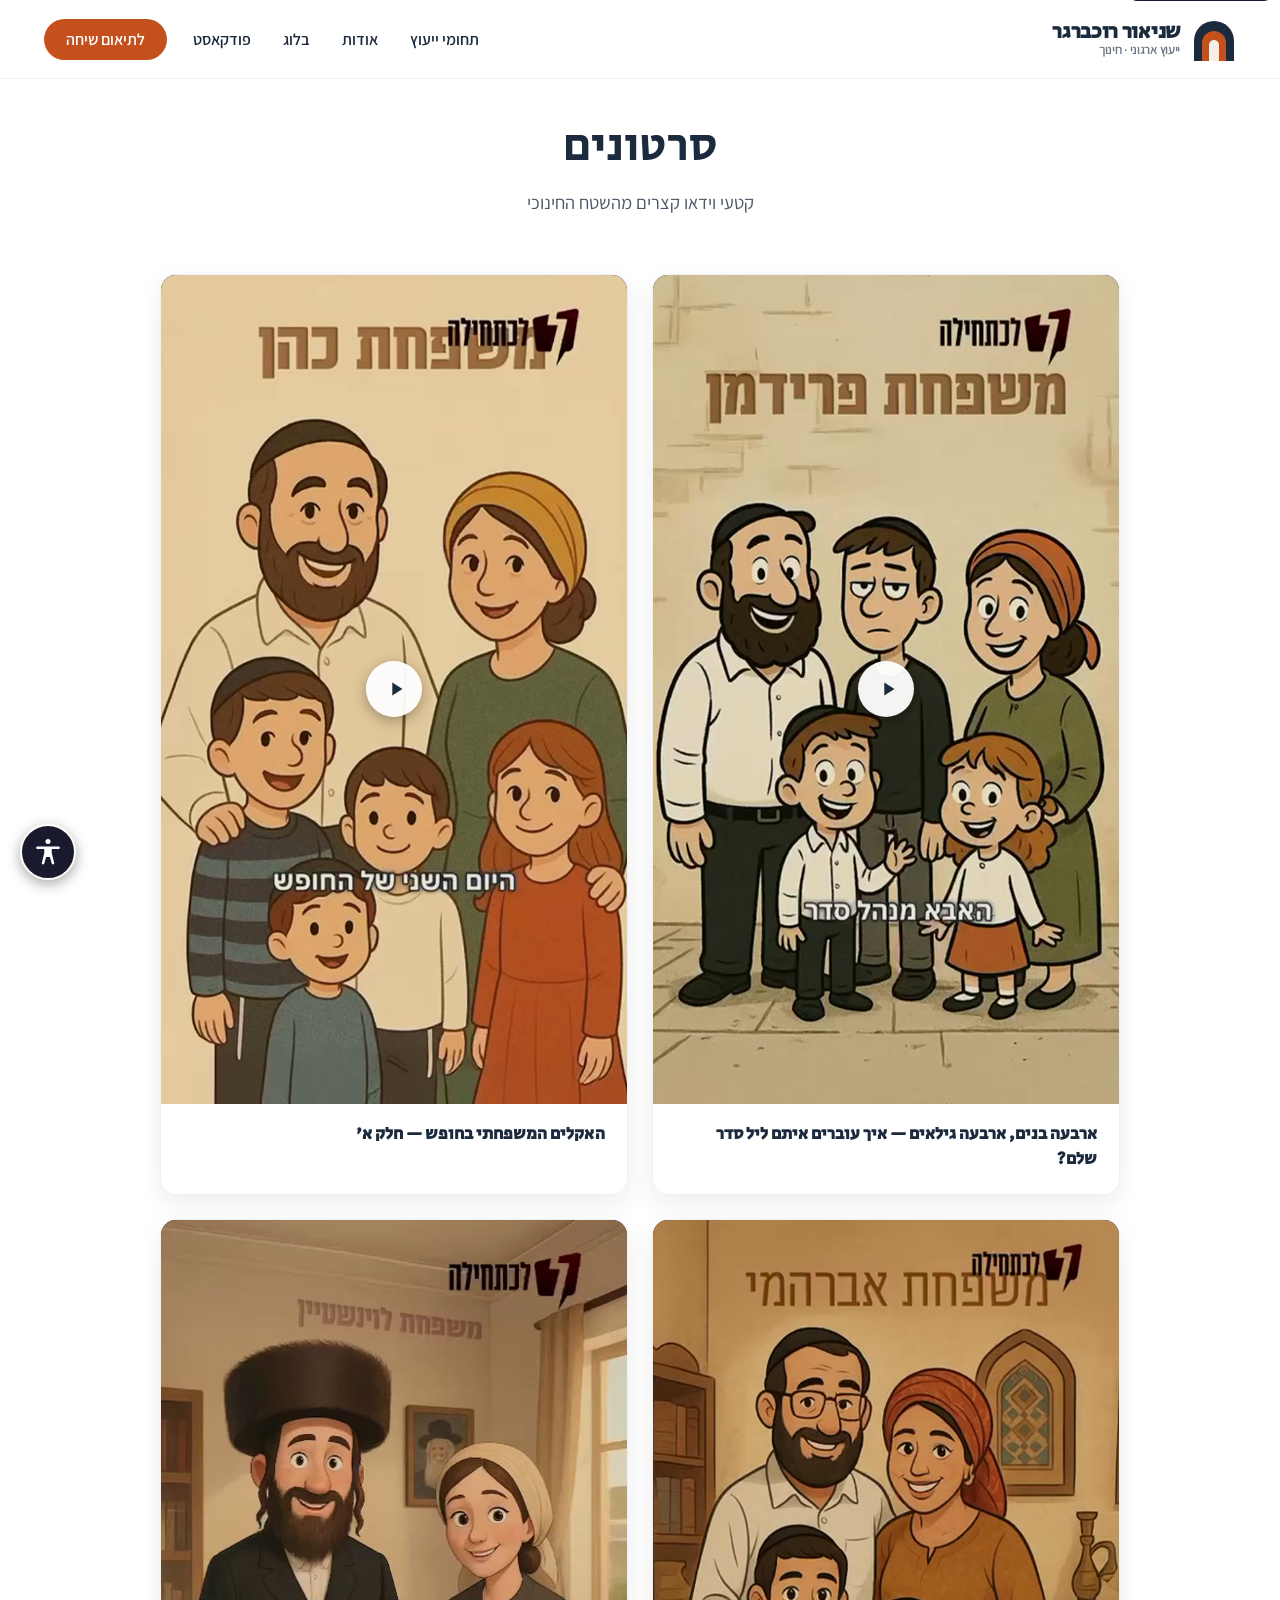
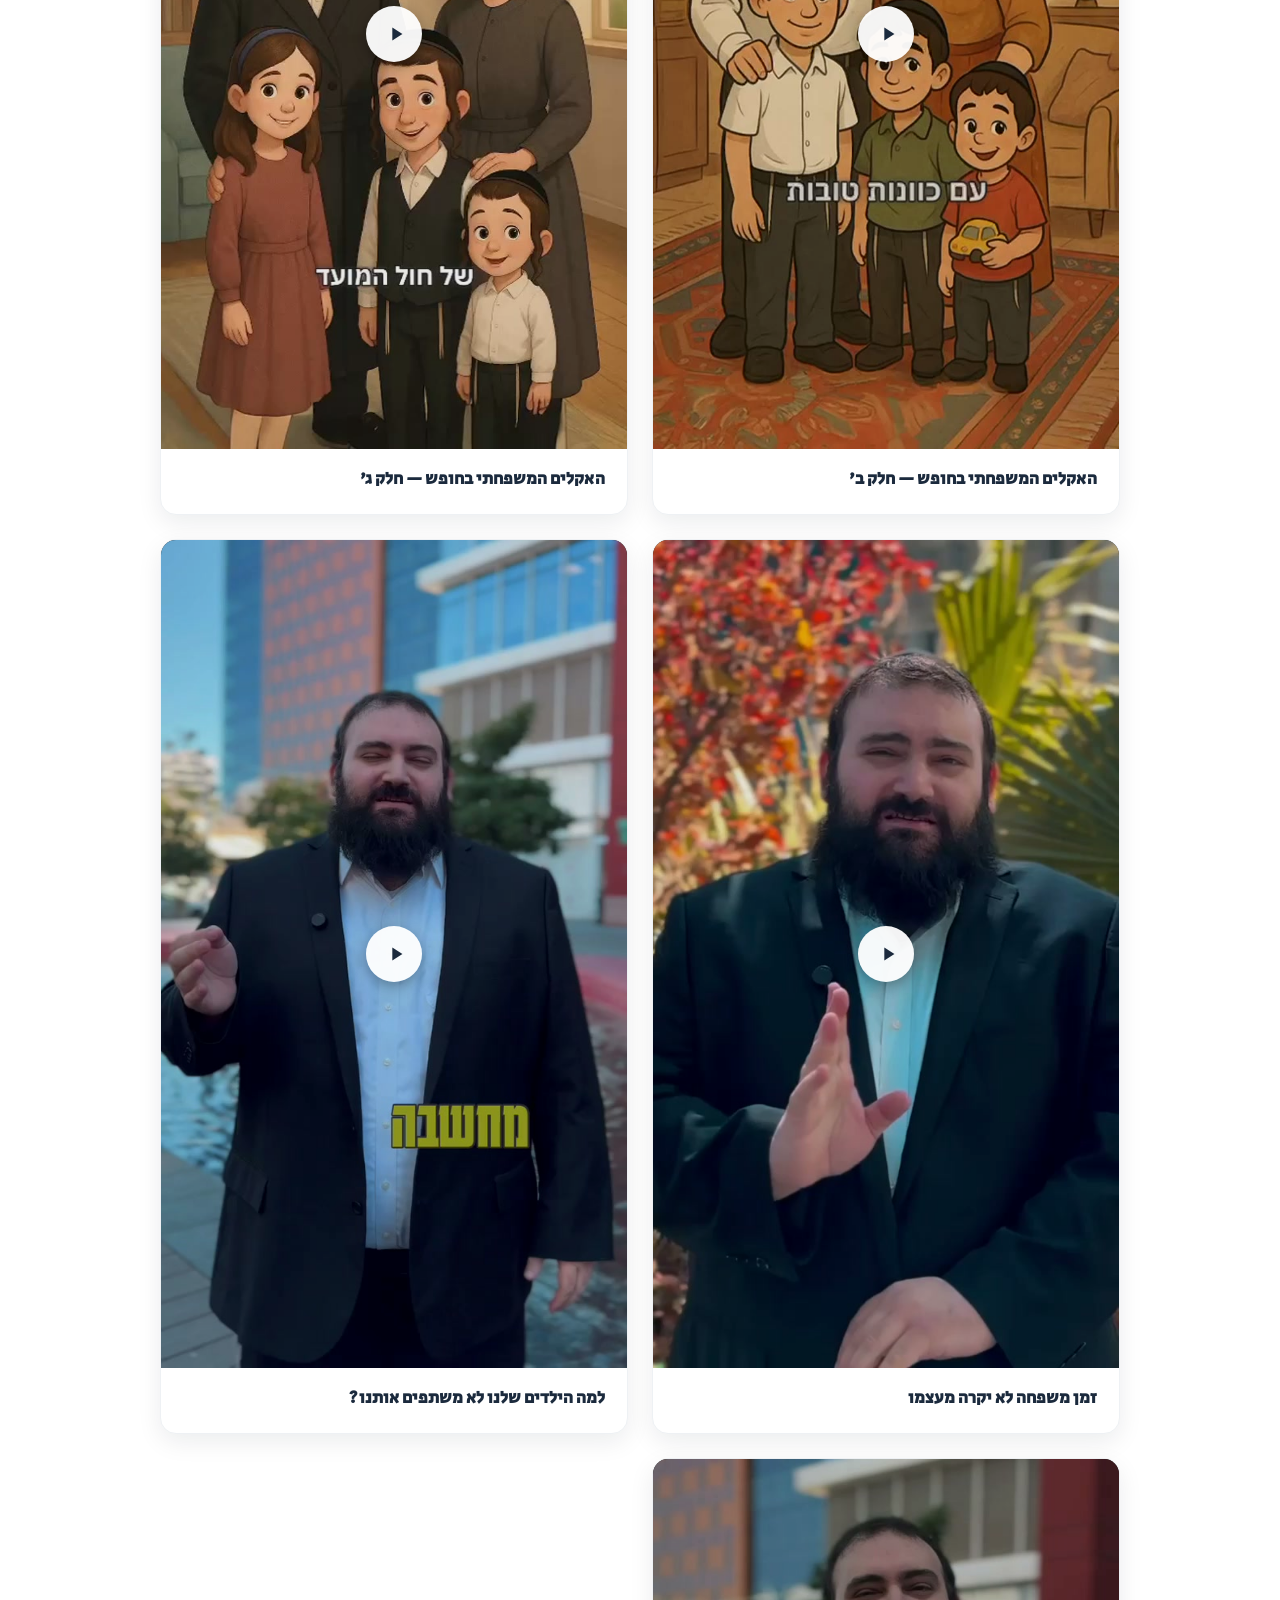
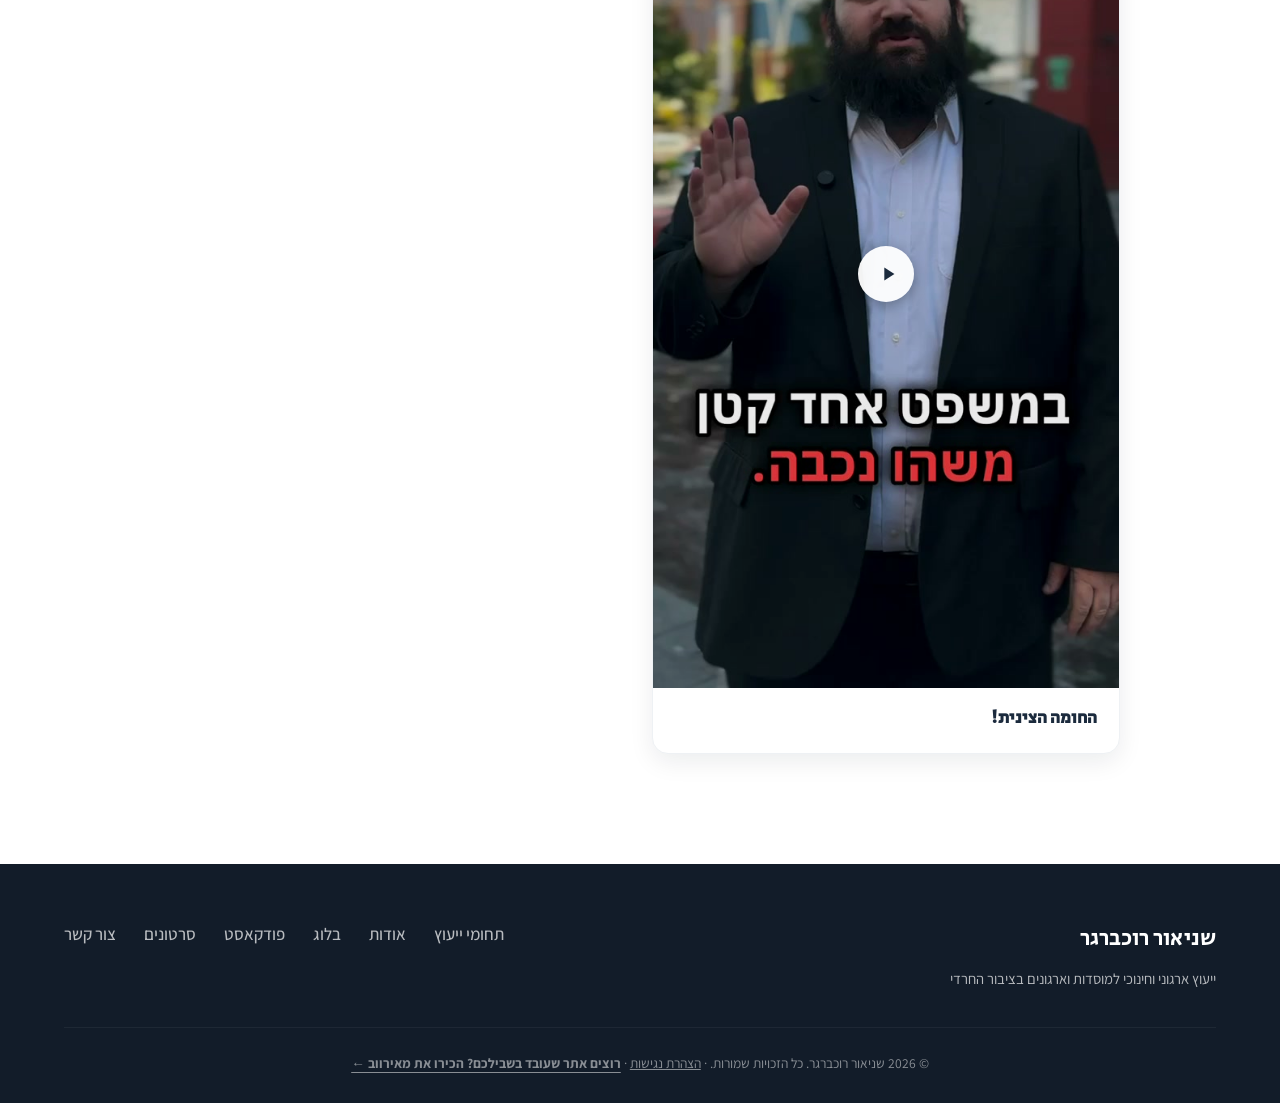
<file: videos.html>
<!DOCTYPE html>
<html lang="he" dir="rtl">
<head>
    <meta charset="UTF-8">
    <meta name="viewport" content="width=device-width, initial-scale=1.0">
    <title>סרטונים | שניאור רוכברגר</title>
    <meta name="description" content="קטעי וידאו של שניאור רוכברגר — חינוך, הורות וערכים.">
    <meta name="robots" content="index, follow">
    <meta property="og:title" content="סרטונים | שניאור רוכברגר">
    <meta property="og:description" content="קטעי וידאו קצרים מהשטח החינוכי.">
    <meta property="og:url" content="https://lehanech.co.il/videos.html">
    <link rel="preconnect" href="https://fonts.googleapis.com">
    <link href="https://fonts.googleapis.com/css2?family=Assistant:wght@400;600;700;800&family=Secular+One&display=swap" rel="stylesheet">
    <link rel="stylesheet" href="style.css?v=20261118c">
    <link rel="icon" type="image/png" sizes="96x96" href="/favicon.png">
    <link rel="stylesheet" href="a11y.css?v=1">
    <script src="a11y-widget.js?v=1" defer></script>
</head>
<body>
    <a href="#main-content" class="skip-link">דלג לתוכן הראשי</a>
    <nav class="navbar" id="navbar" aria-label="ניווט ראשי">
        <div class="nav-container">
            <a href="index.html" class="logo" aria-label="שניאור רוכברגר – דף הבית">
                <span class="logo-mark" aria-hidden="true">ש״ר</span>
                <span class="logo-text">
                    <span class="logo-name">שניאור רוכברגר</span>
                    <span class="logo-role">ייעוץ ארגוני · חינוך</span>
                </span>
            </a>
            <button class="menu-toggle" id="menuToggle" aria-label="תפריט" aria-controls="navLinks">&#9776;</button>
            <ul class="nav-links" id="navLinks">
                <li><a href="index.html#services">תחומי ייעוץ</a></li>
                <li><a href="index.html#about">אודות</a></li>
                <li><a href="blog.html">בלוג</a></li>
                <li><a href="podcast.html">פודקאסט</a></li>
                <li class="nav-cta-item"><a href="index.html#contact" class="nav-cta">לתיאום שיחה</a></li>
            </ul>
        </div>
    </nav>

    <main id="main-content" tabindex="-1">
        <section class="section videos-section" style="padding-top: 120px;">
            <div class="container">
                <h1 class="section-title">סרטונים</h1>
                <p class="section-subtitle">קטעי וידאו קצרים מהשטח החינוכי</p>

                <div class="videos-grid">
                    <article class="video-card">
                        <button type="button" class="video-poster" data-src="videos/1.mp4" aria-label="הפעל וידאו">
                            <img src="videos/1.jpg" alt="" loading="lazy">
                            <span class="play-icon" aria-hidden="true">
                                <svg width="22" height="22" viewBox="0 0 24 24" fill="currentColor"><path d="M8 5v14l11-7z"/></svg>
                            </span>
                        </button>
                        <h2 class="video-title">ארבעה בנים, ארבעה גילאים — איך עוברים איתם ליל סדר שלם?</h2>
                    </article>

                    <article class="video-card">
                        <button type="button" class="video-poster" data-src="videos/2.mp4" aria-label="הפעל וידאו">
                            <img src="videos/2.jpg" alt="" loading="lazy">
                            <span class="play-icon" aria-hidden="true">
                                <svg width="22" height="22" viewBox="0 0 24 24" fill="currentColor"><path d="M8 5v14l11-7z"/></svg>
                            </span>
                        </button>
                        <h2 class="video-title">האקלים המשפחתי בחופש &mdash; חלק א&apos;</h2>
                    </article>

                    <article class="video-card">
                        <button type="button" class="video-poster" data-src="videos/3.mp4" aria-label="הפעל וידאו">
                            <img src="videos/3.jpg" alt="" loading="lazy">
                            <span class="play-icon" aria-hidden="true">
                                <svg width="22" height="22" viewBox="0 0 24 24" fill="currentColor"><path d="M8 5v14l11-7z"/></svg>
                            </span>
                        </button>
                        <h2 class="video-title">האקלים המשפחתי בחופש &mdash; חלק ב&apos;</h2>
                    </article>

                    <article class="video-card">
                        <button type="button" class="video-poster" data-src="videos/4.mp4" aria-label="הפעל וידאו">
                            <img src="videos/4.jpg" alt="" loading="lazy">
                            <span class="play-icon" aria-hidden="true">
                                <svg width="22" height="22" viewBox="0 0 24 24" fill="currentColor"><path d="M8 5v14l11-7z"/></svg>
                            </span>
                        </button>
                        <h2 class="video-title">האקלים המשפחתי בחופש &mdash; חלק ג&apos;</h2>
                    </article>

                    <article class="video-card">
                        <button type="button" class="video-poster" data-src="videos/5.mp4" aria-label="הפעל וידאו">
                            <img src="videos/5.jpg" alt="" loading="lazy">
                            <span class="play-icon" aria-hidden="true">
                                <svg width="22" height="22" viewBox="0 0 24 24" fill="currentColor"><path d="M8 5v14l11-7z"/></svg>
                            </span>
                        </button>
                        <h2 class="video-title">זמן משפחה לא יקרה מעצמו</h2>
                    </article>

                    <article class="video-card">
                        <button type="button" class="video-poster" data-src="videos/6.mp4" aria-label="הפעל וידאו">
                            <img src="videos/6.jpg" alt="" loading="lazy">
                            <span class="play-icon" aria-hidden="true">
                                <svg width="22" height="22" viewBox="0 0 24 24" fill="currentColor"><path d="M8 5v14l11-7z"/></svg>
                            </span>
                        </button>
                        <h2 class="video-title">למה הילדים שלנו לא משתפים אותנו?</h2>
                    </article>

                    <article class="video-card">
                        <button type="button" class="video-poster" data-src="videos/7.mp4" aria-label="הפעל וידאו">
                            <img src="videos/7.jpg" alt="" loading="lazy">
                            <span class="play-icon" aria-hidden="true">
                                <svg width="22" height="22" viewBox="0 0 24 24" fill="currentColor"><path d="M8 5v14l11-7z"/></svg>
                            </span>
                        </button>
                        <h2 class="video-title">החומה הצינית!</h2>
                    </article>
                </div>
            </div>
        </section>
    </main>

    <footer class="footer">
        <div class="container">
            <div class="footer-content">
                <div class="footer-brand">
                    <h3>שניאור רוכברגר</h3>
                    <p>ייעוץ ארגוני וחינוכי למוסדות וארגונים בציבור החרדי</p>
                </div>
                <div class="footer-links">
                    <a href="index.html#services">תחומי ייעוץ</a>
                    <a href="index.html#about">אודות</a>
                    <a href="blog.html">בלוג</a>
                    <a href="podcast.html">פודקאסט</a>
                    <a href="videos.html">סרטונים</a>
                    <a href="index.html#contact">צור קשר</a>
                </div>
            </div>
            <div class="footer-bottom">
                <p>&copy; 2026 שניאור רוכברגר. כל הזכויות שמורות. · <a href="negishut.html" style="color:inherit;">הצהרת נגישות</a> · <a href="https://meirweb.co.il/?utm_source=shneor&amp;utm_medium=footer&amp;utm_campaign=site_credit" target="_blank" rel="noopener" style="color:inherit;font-weight:700;text-decoration:underline;text-underline-offset:4px;">רוצים אתר שעובד בשבילכם? הכירו את מאירווב ←</a></p>
            </div>
        </div>
    </footer>

    <script src="script.js?v=20261118"></script>
</body>
</html>
</file>
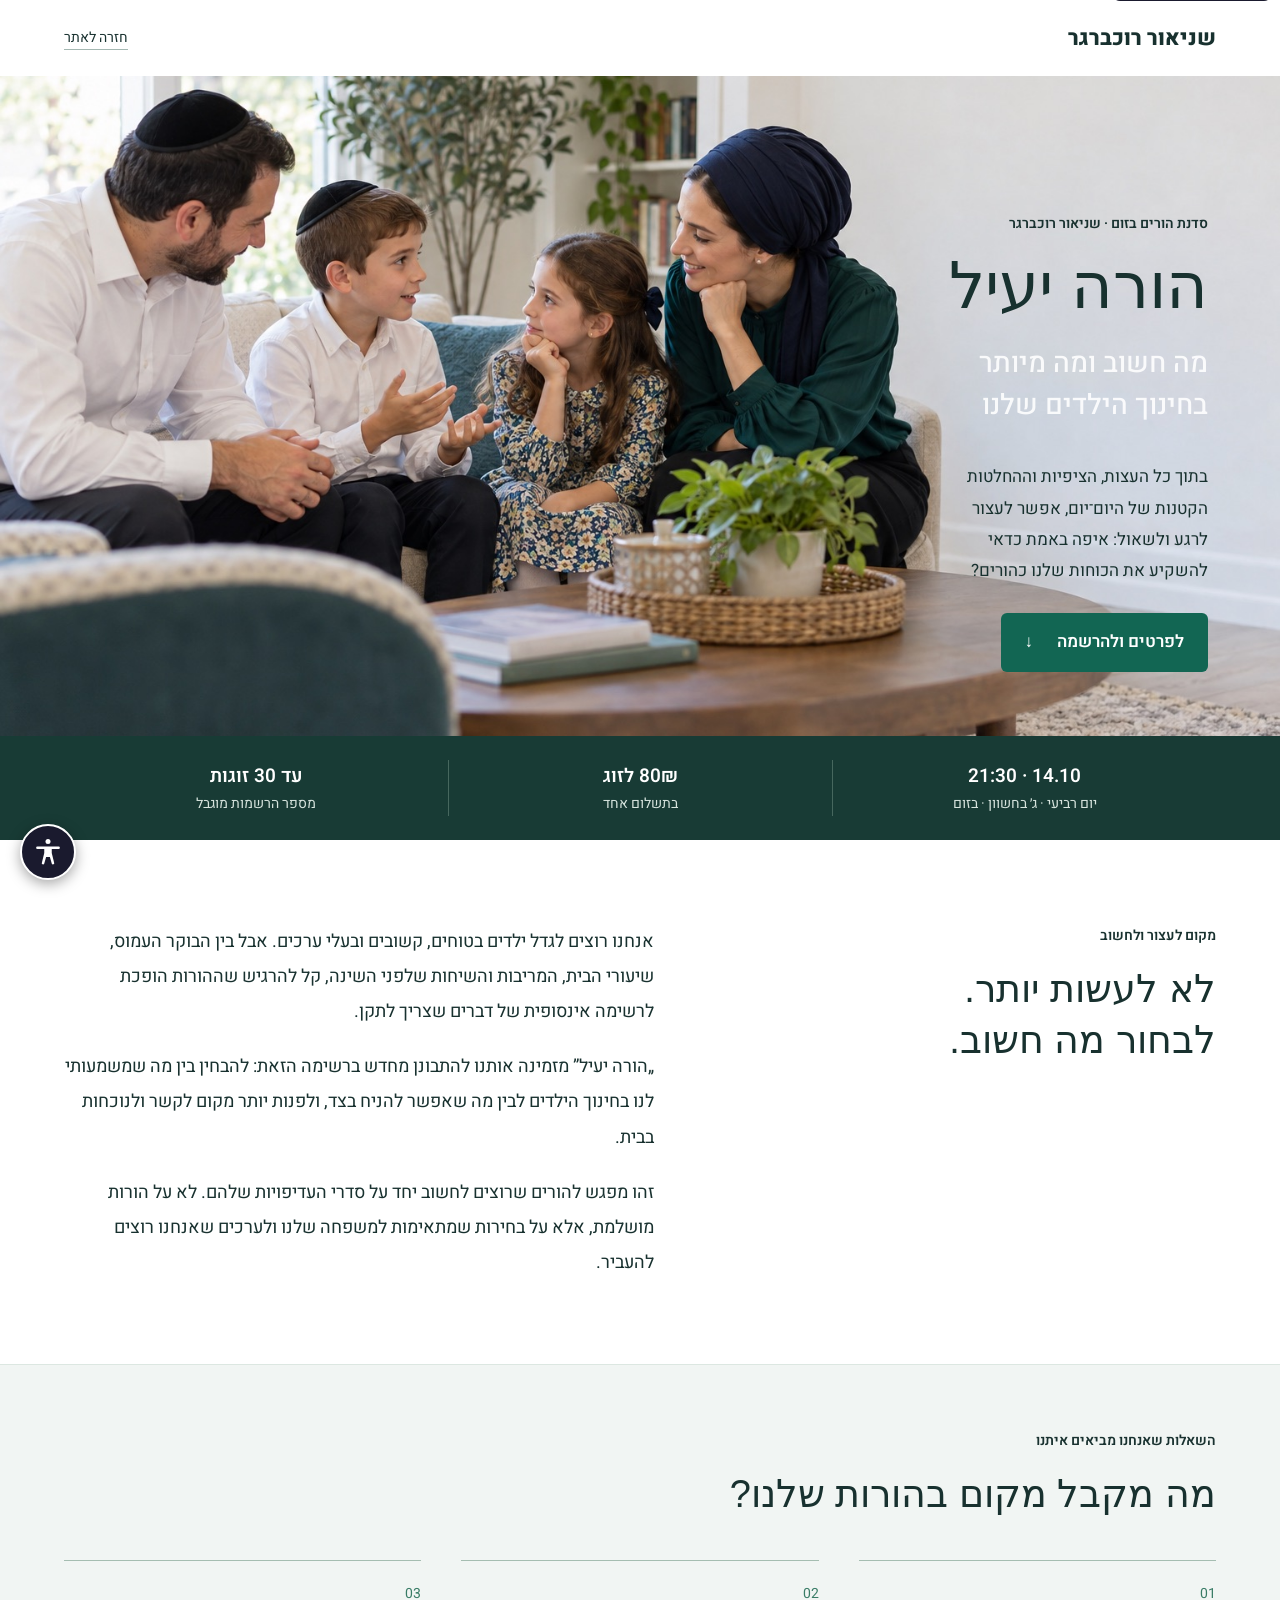
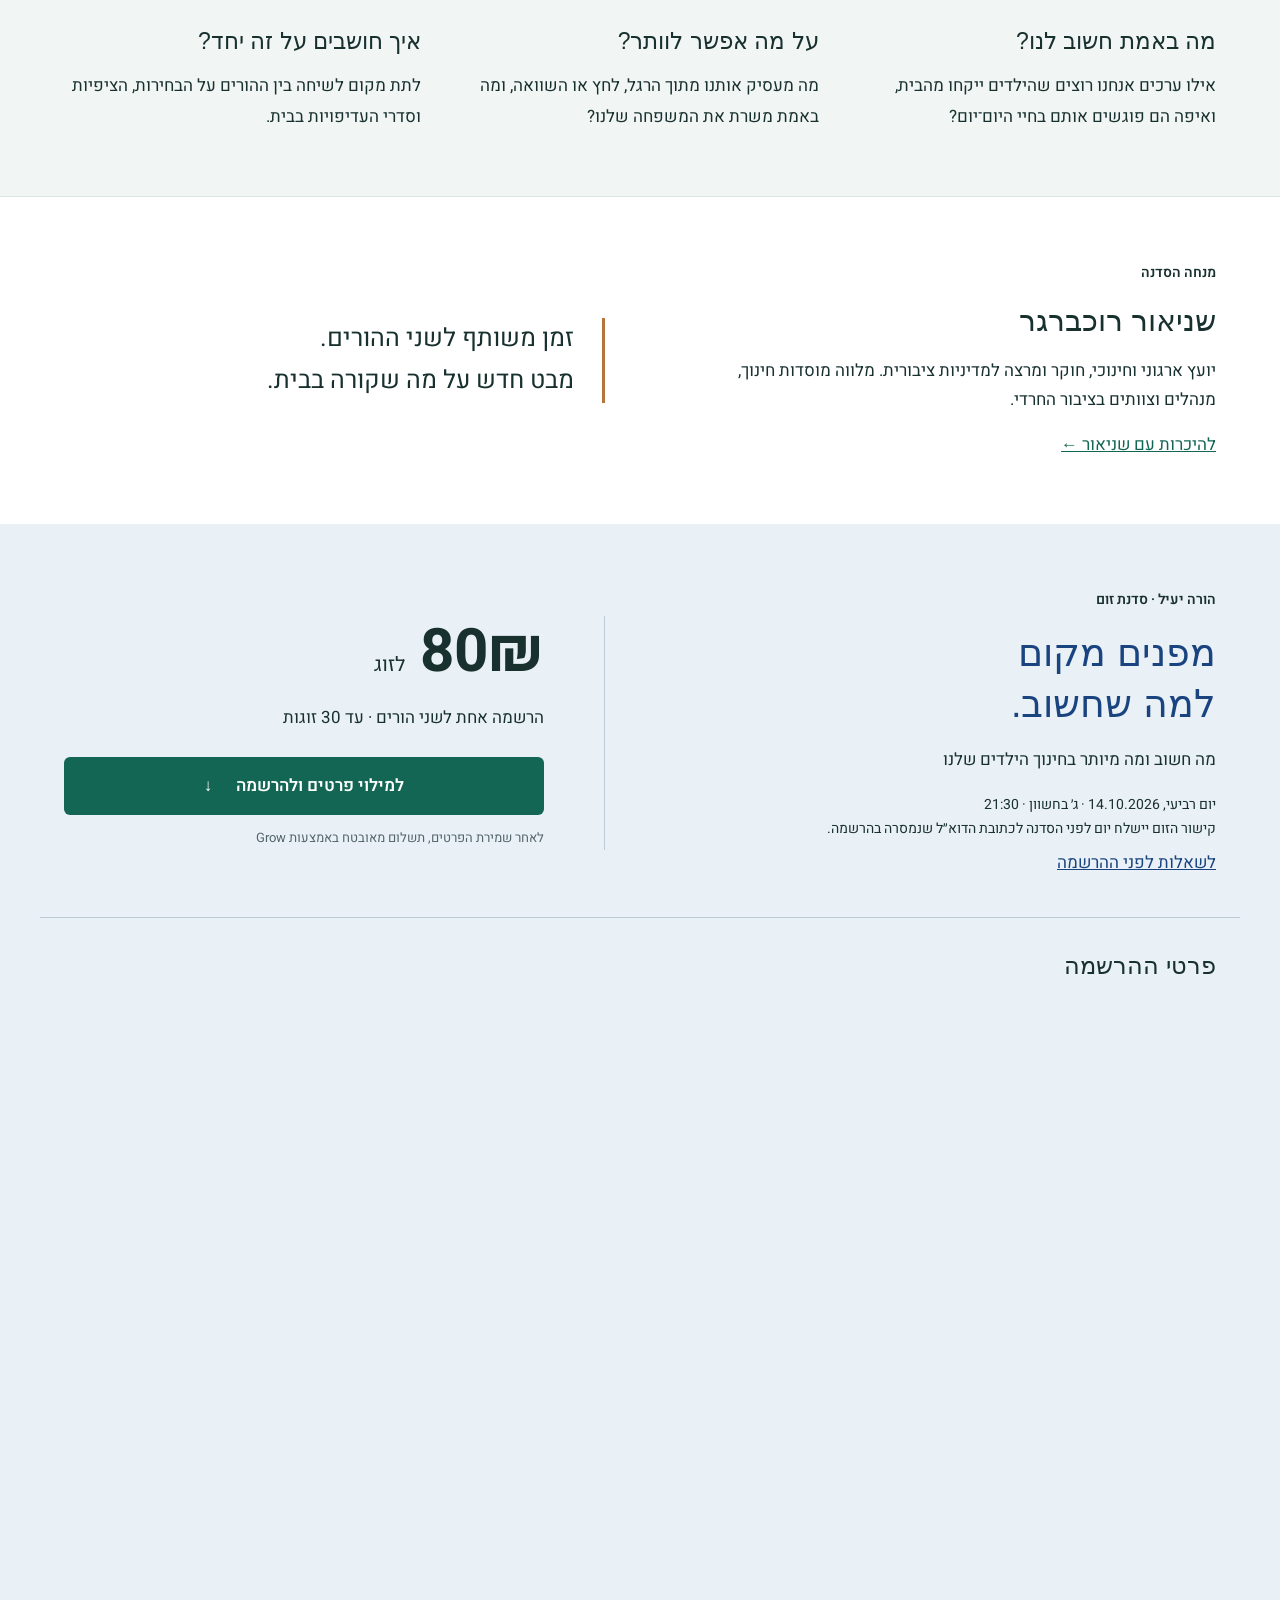
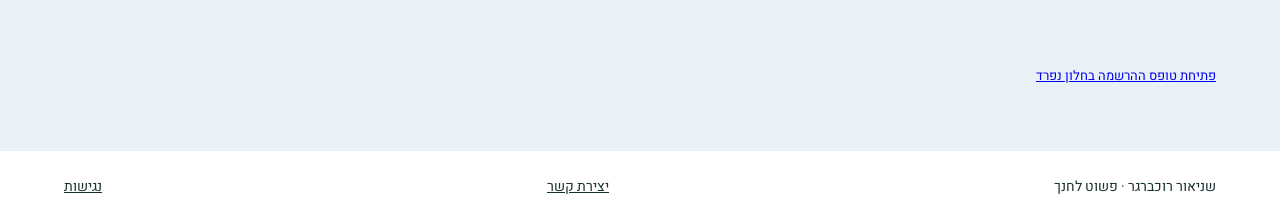
<file: workshop.html>
<!DOCTYPE html>
<html lang="he" dir="rtl">
<head>
    <meta charset="UTF-8">
    <meta name="viewport" content="width=device-width, initial-scale=1.0">
    <meta name="robots" content="noindex, nofollow">
    <title>הורה יעיל | שניאור רוכברגר</title>
    <link rel="preconnect" href="https://fonts.googleapis.com">
    <link href="https://fonts.googleapis.com/css2?family=Heebo:wght@400;500;600;700;800&display=swap" rel="stylesheet">
    <link rel="stylesheet" href="style.css">
    <link rel="stylesheet" href="workshop.css?v=20261004-active">
    <link rel="icon" type="image/png" sizes="96x96" href="/favicon.png">
    <link rel="stylesheet" href="a11y.css?v=1">
    <script src="a11y-widget.js?v=1" defer></script>
</head>
<body>
    <a href="#main-content" class="skip-link">דלג לתוכן הראשי</a>
    <header class="workshop-header container">
        <a class="logo" href="index.html">שניאור רוכברגר</a>
        <a href="index.html">חזרה לאתר</a>
    </header>
    <main id="main-content" tabindex="-1">
        <section class="workshop-hero" aria-labelledby="workshop-title">
            <img class="hero-photo" src="images/parent-workshop.jpg" alt="הורים וילדים בשיחה משפחתית בבית" width="1536" height="1024" fetchpriority="high">
            <div class="container hero-inner"><div class="hero-copy">
                <p class="eyebrow">סדנת הורים בזום · שניאור רוכברגר</p>
                <h1 id="workshop-title">הורה יעיל</h1>
                <p class="hero-lead">מה חשוב ומה מיותר<br>בחינוך הילדים שלנו</p>
                <p class="hero-description">בתוך כל העצות, הציפיות וההחלטות הקטנות של היום־יום, אפשר לעצור לרגע ולשאול: איפה באמת כדאי להשקיע את הכוחות שלנו כהורים?</p>
                <a class="workshop-button" href="#registration">לפרטים ולהרשמה <span aria-hidden="true">↓</span></a>
            </div></div>
        </section>
        <div class="workshop-facts"><div class="container facts-inner"><p><strong>14.10 · 21:30</strong><span>יום רביעי · ג׳ בחשוון · בזום</span></p><p><strong>80₪ לזוג</strong><span>בתשלום אחד</span></p><p><strong>עד 30 זוגות</strong><span>מספר הרשמות מוגבל</span></p></div></div>
        <section class="workshop-story container" aria-labelledby="story-title"><div><p class="eyebrow">מקום לעצור ולחשוב</p><h2 id="story-title">לא לעשות יותר.<br>לבחור מה חשוב.</h2></div><div class="story-copy"><p>אנחנו רוצים לגדל ילדים בטוחים, קשובים ובעלי ערכים. אבל בין הבוקר העמוס, שיעורי הבית, המריבות והשיחות שלפני השינה, קל להרגיש שההורות הופכת לרשימה אינסופית של דברים שצריך לתקן.</p><p>„הורה יעיל” מזמינה אותנו להתבונן מחדש ברשימה הזאת: להבחין בין מה שמשמעותי לנו בחינוך הילדים לבין מה שאפשר להניח בצד, ולפנות יותר מקום לקשר ולנוכחות בבית.</p><p>זהו מפגש להורים שרוצים לחשוב יחד על סדרי העדיפויות שלהם. לא על הורות מושלמת, אלא על בחירות שמתאימות למשפחה שלנו ולערכים שאנחנו רוצים להעביר.</p></div></section>
        <section class="workshop-questions" aria-labelledby="questions-title"><div class="container"><p class="eyebrow">השאלות שאנחנו מביאים איתנו</p><h2 id="questions-title">מה מקבל מקום בהורות שלנו?</h2><div class="question-grid"><article><span>01</span><h3>מה באמת חשוב לנו?</h3><p>אילו ערכים אנחנו רוצים שהילדים ייקחו מהבית, ואיפה הם פוגשים אותם בחיי היום־יום?</p></article><article><span>02</span><h3>על מה אפשר לוותר?</h3><p>מה מעסיק אותנו מתוך הרגל, לחץ או השוואה, ומה באמת משרת את המשפחה שלנו?</p></article><article><span>03</span><h3>איך חושבים על זה יחד?</h3><p>לתת מקום לשיחה בין ההורים על הבחירות, הציפיות וסדרי העדיפויות בבית.</p></article></div></div></section>
        <section class="workshop-host container"><div><p class="eyebrow">מנחה הסדנה</p><h2>שניאור רוכברגר</h2><p>יועץ ארגוני וחינוכי, חוקר ומרצה למדיניות ציבורית. מלווה מוסדות חינוך, מנהלים וצוותים בציבור החרדי.</p><a href="index.html#about">להיכרות עם שניאור ←</a></div><p class="host-note">זמן משותף לשני ההורים.<br>מבט חדש על מה שקורה בבית.</p></section>
        <section id="registration" class="workshop-registration" aria-labelledby="checkout-title"><div class="container registration-inner"><div><p class="eyebrow">הורה יעיל · סדנת זום</p><h2 id="checkout-title">מפנים מקום<br>למה שחשוב.</h2><p>מה חשוב ומה מיותר בחינוך הילדים שלנו</p><p class="schedule-note"><time datetime="2026-10-14T21:30:00+03:00">יום רביעי, 14.10.2026 · ג׳ בחשוון · 21:30</time><br>קישור הזום יישלח יום לפני הסדנה לכתובת הדוא״ל שנמסרה בהרשמה.</p><a href="mailto:shneori770@gmail.com">לשאלות לפני ההרשמה</a></div><div class="registration-action"><p class="workshop-price">80₪ <span>לזוג</span></p><p>הרשמה אחת לשני הורים · עד 30 זוגות</p><a class="workshop-button" href="#registration-details">למילוי פרטים ולהרשמה <span aria-hidden="true">↓</span></a><p class="payment-note">לאחר שמירת הפרטים, תשלום מאובטח באמצעות Grow</p></div></div>
            <div id="registration-details" class="container workshop-form-area">
                <h3>פרטי ההרשמה</h3>
                <iframe class="workshop-form" title="טופס הרשמה לסדנת הורה יעיל" src="https://script.google.com/macros/s/AKfycbyGixEcIf0gV6grWe2Oo6XsHQjJtf54nptN1YThRJlJI4zDV65Qpo7Ic2o5zMsKCeq4jg/exec" loading="lazy" referrerpolicy="strict-origin-when-cross-origin"></iframe>
                <p class="payment-note"><a href="https://script.google.com/macros/s/AKfycbyGixEcIf0gV6grWe2Oo6XsHQjJtf54nptN1YThRJlJI4zDV65Qpo7Ic2o5zMsKCeq4jg/exec" target="_blank" rel="noopener noreferrer">פתיחת טופס ההרשמה בחלון נפרד</a></p>
            </div>
        </section>
    </main>
    <footer class="workshop-footer container"><span>שניאור רוכברגר · פשוט לחנך</span><a href="index.html#contact">יצירת קשר</a><a href="negishut.html">נגישות</a></footer>
</body>
</html>
</file>
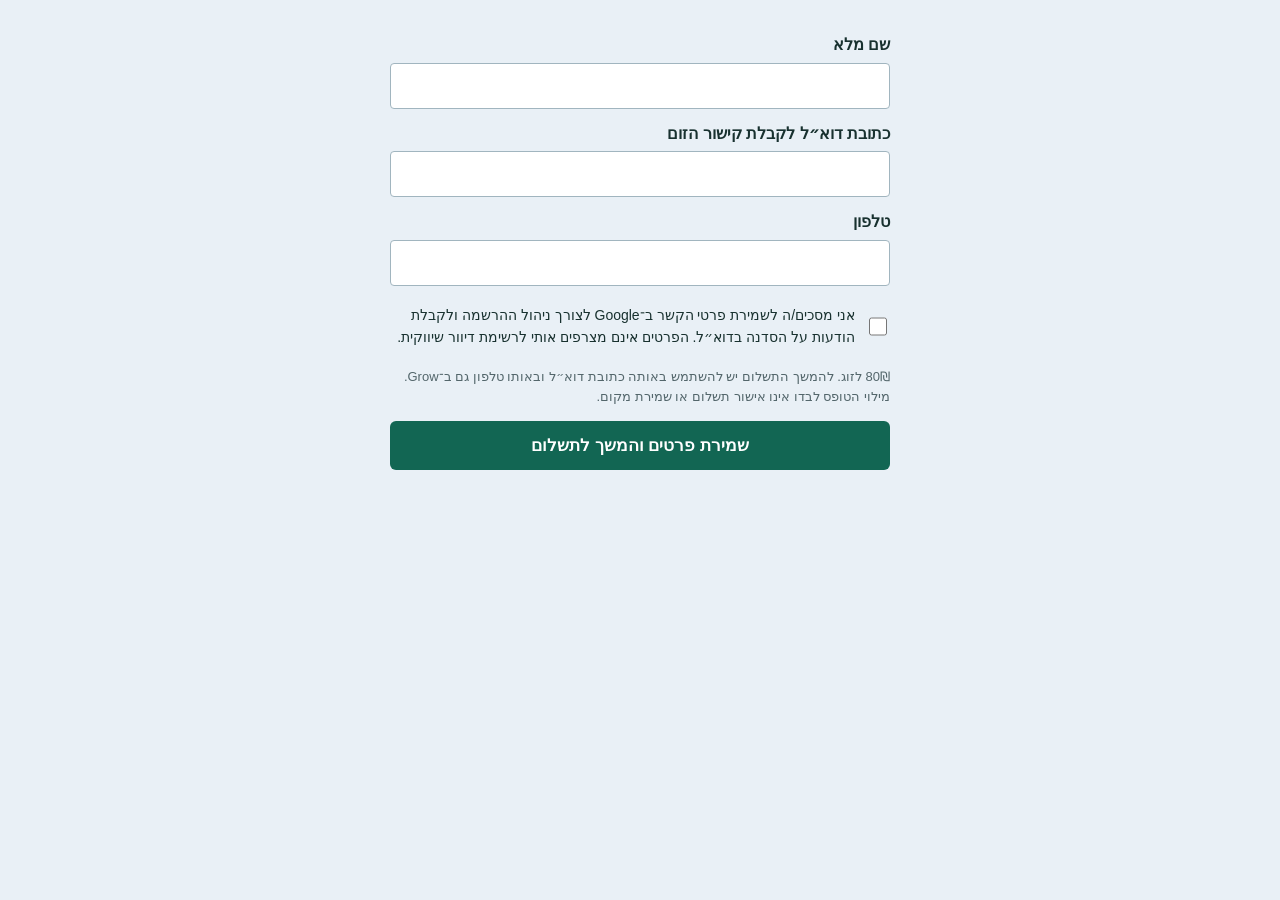
<file: backend/workshop/Registration.html>
<!DOCTYPE html>
<html lang="he" dir="rtl">
<head><base target="_top"><meta name="viewport" content="width=device-width,initial-scale=1">
<style>
*{box-sizing:border-box}body{margin:0;background:#e9f0f6;color:#18312f;font:16px Arial,sans-serif;line-height:1.6}
form{max-width:540px;margin:auto;padding:20px}label{display:block;font-weight:600;margin:12px 0 5px}
input:not([type=checkbox]){width:100%;height:46px;border:1px solid #a1b5bf;border-radius:4px;padding:10px;font:inherit;background:#fff}
.consent{display:flex;gap:10px;font-size:14px;font-weight:400;margin:18px 0}.consent input{flex:0 0 18px}
button,.payment{display:block;width:100%;background:#126653;color:#fff;padding:14px;border:0;border-radius:6px;font:600 17px Arial;cursor:pointer;text-align:center;text-decoration:none}
button:disabled{opacity:.6;cursor:wait}input:focus-visible,button:focus-visible,a:focus-visible{outline:3px solid #b77639;outline-offset:3px}
.trap,[hidden]{display:none!important}.message{min-height:26px;color:#9b2020}.note{font-size:13px;color:#53666b}.payment{margin-top:16px}
</style></head>
<body><form id="registration-form">
<label for="name">שם מלא</label><input id="name" name="name" autocomplete="name" required minlength="2" maxlength="100">
<label for="email">כתובת דוא״ל לקבלת קישור הזום</label><input id="email" name="email" dir="ltr" type="email" autocomplete="email" required maxlength="200">
<label for="phone">טלפון</label><input id="phone" name="phone" dir="ltr" type="tel" autocomplete="tel" required maxlength="20">
<div class="trap" aria-hidden="true"><input name="website" tabindex="-1" autocomplete="off"></div>
<label class="consent"><input type="checkbox" name="consent" required><span>אני מסכים/ה לשמירת פרטי הקשר ב־Google לצורך ניהול ההרשמה ולקבלת הודעות על הסדנה בדוא״ל. הפרטים אינם מצרפים אותי לרשימת דיוור שיווקית.</span></label>
<p class="note">80₪ לזוג. להמשך התשלום יש להשתמש באותה כתובת דוא״ל ובאותו טלפון גם ב־Grow. מילוי הטופס לבדו אינו אישור תשלום או שמירת מקום.</p>
<button type="submit">שמירת פרטים והמשך לתשלום</button><p id="message" class="message" role="status" aria-live="polite"></p>
<a id="payment-link" class="payment" hidden target="_blank" rel="noopener noreferrer">להמשך לתשלום ב־Grow ↗</a>
</form>
<script>
const form = document.getElementById('registration-form');
const message = document.getElementById('message');
const payment = document.getElementById('payment-link');
const requestId = crypto.randomUUID();
const errors = { INVALID_NAME:'נא להזין שם מלא.', INVALID_EMAIL:'נא לבדוק את כתובת הדוא״ל.', INVALID_PHONE:'נא להזין מספר טלפון ישראלי תקין.', INVALID_CONSENT:'נא לאשר את השימוש בפרטים לצורך הסדנה.', SOLD_OUT:'ההרשמה לסדנה מלאה.', FORM_EXPIRED:'תוקף הטופס פג. נא לרענן את העמוד ולנסות שוב.' };
form.addEventListener('submit', event => {
  event.preventDefault();
  const button = form.querySelector('button');
  button.disabled = true; message.textContent = 'שומר את הפרטים…';
  const data = Object.fromEntries(new FormData(form));
  data.consent = form.elements.consent.checked; data.requestId = requestId; data.nonce = '<?= nonce ?>';
  google.script.run.withSuccessHandler(result => {
    if (!result || result.saved !== true) return fail({message:'SAVE_FAILED'});
    message.style.color = '#126653'; message.textContent = 'הפרטים נשמרו. יש להשלים את התשלום כדי לאשר את ההרשמה.';
    payment.href = result.checkout; payment.hidden = false; button.hidden = true;
  }).withFailureHandler(fail).registerWorkshop(data);
  function fail(error) {
    const code = Object.keys(errors).find(key => String(error.message).includes(key));
    message.style.color = '#9b2020'; message.textContent = errors[code] || 'הפרטים לא נשמרו. נא לנסות שוב או לפנות לשניאור.';
    button.disabled = false;
  }
});
</script></body></html>
</file>
<file: style.css>
/* Reset & Base */
*, *::before, *::after { box-sizing: border-box; margin: 0; padding: 0; }

:root {
    --primary: #1b2a3d;
    --primary-light: #2f4560;
    --primary-dark: #121c29;
    --accent: #c4501d;
    --accent-light: #f08a52;
    --accent-dark: #a33f12;
    --teal: #0f6e6a;
    --teal-light: #d9ecea;
    --bg: #ffffff;
    --bg-alt: #f1f4f6;
    --bg-card: #ffffff;
    --text: #1b2a3d;
    --text-light: #4a5768;
    --text-muted: #6b7686;
    --border: #dfe4ea;
    --border-light: #eef1f4;
    --white: #fff;
    --shadow-sm: 0 1px 2px rgba(18,28,41,0.06);
    --shadow: 0 8px 24px rgba(18,28,41,0.08);
    --shadow-lg: 0 16px 40px rgba(18,28,41,0.12);
    --shadow-xl: 0 24px 60px rgba(18,28,41,0.18);
    --radius-sm: 10px;
    --radius: 16px;
    --radius-lg: 24px;
    --font-display: 'Secular One', 'Assistant', sans-serif;
    --font-body: 'Assistant', 'Heebo', sans-serif;
    --transition: 0.25s cubic-bezier(0.4, 0, 0.2, 1);
    --cat-chinuch: #0f6e6a;
    --cat-chinuch-bg: #d9ecea;
    --cat-horut: #a33f12;
    --cat-horut-bg: #fbe7dc;
    --cat-values: #2f4560;
    --cat-values-bg: #e3e9f0;
}

html { scroll-behavior: smooth; }

body {
    font-family: 'Heebo', sans-serif;
    color: var(--text);
    background: var(--bg);
    line-height: 1.7;
    direction: rtl;
    -webkit-font-smoothing: antialiased;
    text-rendering: optimizeLegibility;
}

.container { max-width: 1200px; margin: 0 auto; padding: 0 24px; }

/* Navbar */
.navbar {
    position: fixed; top: 0; right: 0; left: 0; z-index: 1000;
    background: rgba(255,255,255,0.85); backdrop-filter: blur(14px); -webkit-backdrop-filter: blur(14px);
    transition: var(--transition); border-bottom: 1px solid transparent;
}
.navbar.scrolled {
    background: rgba(255,255,255,0.96);
    box-shadow: 0 1px 12px rgba(0,0,0,0.06);
    border-bottom-color: var(--border-light);
}
.nav-container {
    max-width: 1200px; margin: 0 auto; padding: 0 24px;
    display: flex; align-items: center; justify-content: space-between; height: 72px;
}
.logo {
    font-size: 1.35rem; font-weight: 800; color: var(--primary); text-decoration: none;
    letter-spacing: -0.3px; display: flex; align-items: center; gap: 10px;
}
.logo-icon {
    width: 28px; height: 28px; stroke-width: 1.5; flex-shrink: 0;
}
.nav-links { list-style: none; display: flex; gap: 4px; }
.nav-links a {
    text-decoration: none; color: var(--text); padding: 9px 16px;
    border-radius: 10px; transition: var(--transition); font-weight: 500; font-size: 0.95rem;
    position: relative;
}
.nav-links a:hover { color: var(--primary); background: var(--bg-alt); }
.nav-links a.active { color: var(--primary); background: var(--bg-alt); }
.menu-toggle { display: none; background: none; border: none; font-size: 1.5rem; cursor: pointer; color: var(--text); padding: 4px; }

/* Hero */
.hero {
    min-height: 100vh; display: flex; align-items: center; justify-content: center;
    background:
        radial-gradient(ellipse at top right, rgba(212,132,42,0.15) 0%, transparent 60%),
        radial-gradient(ellipse at bottom left, rgba(45,95,163,0.2) 0%, transparent 60%),
        linear-gradient(135deg, var(--primary-dark) 0%, var(--primary) 60%, var(--primary-light) 100%);
    position: relative; text-align: center; color: var(--white); overflow: hidden;
}
.hero-overlay {
    position: absolute; inset: 0;
    background: url("data:image/svg+xml,%3Csvg width='80' height='80' xmlns='http://www.w3.org/2000/svg'%3E%3Cdefs%3E%3Cpattern id='p' width='80' height='80' patternUnits='userSpaceOnUse'%3E%3Ccircle cx='40' cy='40' r='1' fill='white' opacity='.06'/%3E%3C/pattern%3E%3C/defs%3E%3Crect fill='url(%23p)' width='100%25' height='100%25'/%3E%3C/svg%3E");
    pointer-events: none;
}
.hero-content { position: relative; z-index: 1; padding: 100px 24px 60px; max-width: 820px; }
.hero-tag {
    display: inline-block; padding: 6px 18px; border-radius: 999px;
    background: rgba(255,255,255,0.12); backdrop-filter: blur(10px);
    border: 1px solid rgba(255,255,255,0.2);
    font-size: 0.85rem; font-weight: 500; margin-bottom: 24px;
    letter-spacing: 0.5px;
}
.hero h1 {
    font-size: clamp(2.5rem, 6vw, 4rem); font-weight: 800;
    margin-bottom: 18px; letter-spacing: -1px; line-height: 1.1;
}
.hero-subtitle { font-size: clamp(1.1rem, 2vw, 1.4rem); font-weight: 400; margin-bottom: 14px; opacity: 0.95; }
.hero-desc { font-size: 1.05rem; opacity: 0.85; margin-bottom: 36px; line-height: 1.8; max-width: 640px; margin-left: auto; margin-right: auto; }
.hero-buttons { display: flex; gap: 14px; justify-content: center; flex-wrap: wrap; }

/* Buttons */
.btn {
    display: inline-flex; align-items: center; justify-content: center; gap: 8px;
    padding: 13px 30px; border-radius: 10px;
    text-decoration: none; font-weight: 600; font-size: 0.98rem; font-family: inherit;
    transition: var(--transition); cursor: pointer; border: 2px solid transparent;
    white-space: nowrap;
}
.btn-primary {
    background: var(--accent); color: var(--white); border-color: var(--accent);
    box-shadow: 0 4px 14px rgba(212,132,42,0.3);
}
.btn-primary:hover {
    background: var(--accent-dark); border-color: var(--accent-dark);
    transform: translateY(-2px); box-shadow: 0 8px 20px rgba(212,132,42,0.4);
}
.btn-outline { background: transparent; color: var(--white); border-color: rgba(255,255,255,0.5); }
.btn-outline:hover { background: var(--white); color: var(--primary); border-color: var(--white); }
.btn-small { padding: 10px 22px; font-size: 0.9rem; }

/* Sections */
.section { padding: 110px 0; position: relative; }
.section-title {
    font-size: clamp(1.8rem, 3vw, 2.4rem); font-weight: 800; text-align: center;
    margin-bottom: 14px; color: var(--primary-dark); letter-spacing: -0.5px;
}
.section-subtitle {
    text-align: center; color: var(--text-light); font-size: 1.1rem;
    max-width: 640px; margin: 0 auto 56px; line-height: 1.7;
}

/* Reveal animation */
.reveal { opacity: 0; transform: translateY(24px); transition: opacity 0.7s ease, transform 0.7s ease; }
.reveal.revealed { opacity: 1; transform: translateY(0); }

/* About */
.about-section { background: var(--white); }
.about-grid { display: grid; grid-template-columns: 0.9fr 1.6fr; gap: 60px; align-items: start; }
.about-image { position: sticky; top: 100px; }
.about-photo {
    width: 100%; border-radius: var(--radius-lg);
    object-fit: cover; aspect-ratio: 3/4;
    box-shadow: var(--shadow-lg);
    border: 6px solid var(--white);
}
.about-text h3 {
    font-size: 1.7rem; margin-bottom: 18px;
    color: var(--primary-dark); letter-spacing: -0.3px;
}
.about-text p { margin-bottom: 16px; color: var(--text); font-size: 1.02rem; }
.achievements {
    display: grid; grid-template-columns: repeat(3, 1fr);
    gap: 16px; margin-top: 36px;
}
.achievement-card {
    text-align: center; padding: 28px 14px; background: var(--bg-alt);
    border-radius: var(--radius); border: 1px solid var(--border);
    transition: var(--transition);
}
.achievement-card:hover {
    transform: translateY(-3px);
    box-shadow: var(--shadow);
    border-color: var(--accent);
}
.achievement-number {
    font-size: 2.2rem; font-weight: 800; color: var(--accent);
    line-height: 1; letter-spacing: -1px;
}
.achievement-label {
    font-size: 0.9rem; color: var(--text-light); margin-top: 8px; font-weight: 500;
}

/* Achva */
.achva-section { background: var(--bg-alt); }
.achva-vision { max-width: 800px; margin: 0 auto 56px; text-align: center; }
.achva-vision h3 { font-size: 1.6rem; color: var(--primary-dark); margin-bottom: 18px; font-weight: 700; }
.achva-vision p { margin-bottom: 14px; font-size: 1.05rem; }
.values-grid { display: grid; grid-template-columns: repeat(3, 1fr); gap: 24px; }
.value-card {
    background: var(--white); padding: 36px 28px; border-radius: var(--radius);
    text-align: center; box-shadow: var(--shadow-sm); transition: var(--transition);
    border: 1px solid var(--border-light);
}
.value-card:hover {
    transform: translateY(-6px);
    box-shadow: var(--shadow-lg);
    border-color: var(--primary-light);
}
.value-icon {
    margin-bottom: 18px; display: inline-flex;
    width: 68px; height: 68px; border-radius: 50%;
    background: linear-gradient(135deg, var(--bg-alt), #fff);
    align-items: center; justify-content: center; margin-inline: auto;
    border: 1px solid var(--border);
}
.value-card h4 {
    font-size: 1.18rem; color: var(--primary-dark);
    margin-bottom: 10px; font-weight: 700;
}
.value-card p { font-size: 0.95rem; color: var(--text-light); line-height: 1.7; }

/* Blog */
.blog-section { background: var(--white); }
.blog-controls {
    display: flex; align-items: center; justify-content: space-between;
    gap: 24px; margin-bottom: 24px; flex-wrap: wrap;
}
.blog-search {
    position: relative; flex: 1; max-width: 360px;
}
.blog-search svg {
    position: absolute; right: 16px; top: 50%; transform: translateY(-50%);
    color: var(--text-muted); pointer-events: none;
}
.blog-search input {
    width: 100%; padding: 12px 46px 12px 16px;
    border: 2px solid var(--border); border-radius: 10px;
    font-family: inherit; font-size: 0.95rem; background: var(--white);
    transition: var(--transition); color: var(--text);
}
.blog-search input:focus {
    outline: none; border-color: var(--primary-light);
    box-shadow: 0 0 0 4px rgba(45,95,163,0.1);
}
.blog-filter { display: flex; gap: 6px; flex-wrap: wrap; }
.filter-btn {
    padding: 9px 22px; border: 2px solid var(--border); background: var(--white);
    border-radius: 999px; cursor: pointer; font-family: inherit;
    font-size: 0.9rem; font-weight: 600; transition: var(--transition);
    color: var(--text);
}
.filter-btn:hover { border-color: var(--primary); color: var(--primary); }
.filter-btn.active { border-color: var(--primary); background: var(--primary); color: var(--white); }
.blog-results-info {
    text-align: center; color: var(--text-light);
    font-size: 0.9rem; margin-bottom: 32px; font-weight: 500;
}

.blog-grid {
    display: grid; grid-template-columns: repeat(3, 1fr);
    gap: 22px; margin-bottom: 40px;
}

@keyframes fadeInUp {
    from { opacity: 0; transform: translateY(16px); }
    to { opacity: 1; transform: translateY(0); }
}

.blog-card {
    background: var(--white); border-radius: var(--radius); overflow: hidden;
    box-shadow: var(--shadow-sm); transition: var(--transition); cursor: pointer;
    border: 1px solid var(--border-light);
    display: flex; flex-direction: column;
    animation: fadeInUp 0.5s ease backwards;
    width: 100%; padding: 0; font: inherit; text-align: right;
}
.blog-card:hover {
    transform: translateY(-5px);
    box-shadow: var(--shadow-lg);
    border-color: var(--primary-light);
}

/* Blog card illustration */
.blog-card-illustration {
    width: 100%;
    overflow: hidden;
    border-radius: var(--radius) var(--radius) 0 0;
    line-height: 0;
    flex-shrink: 0;
}
.blog-card-illustration svg {
    width: 100%;
    height: auto;
    display: block;
    transition: transform 0.4s ease;
}
.blog-card:hover .blog-card-illustration svg {
    transform: scale(1.03);
}

.blog-card-header {
    padding: 24px 24px 14px;
    background: linear-gradient(180deg, var(--bg-alt) 0%, transparent 100%);
}
.blog-card.has-illustration .blog-card-header {
    background: transparent;
}
.blog-card-meta-row {
    display: flex; justify-content: space-between; align-items: center;
    gap: 10px; margin-bottom: 14px;
}
.blog-card-category {
    display: inline-block; padding: 4px 14px; border-radius: 999px;
    font-size: 0.72rem; font-weight: 700;
    text-transform: none; letter-spacing: 0.3px;
}
.blog-card-category.cat-chinuch { background: var(--cat-chinuch-bg); color: var(--cat-chinuch); }
.blog-card-category.cat-horut { background: var(--cat-horut-bg); color: var(--cat-horut); }
.blog-card-category.cat-values { background: var(--cat-values-bg); color: var(--cat-values); }
.blog-card-date {
    font-size: 0.78rem; color: var(--text-muted); font-weight: 500;
    display: inline-flex; align-items: center; gap: 6px;
}
.blog-card-date.is-new { color: var(--accent-dark); font-weight: 600; }
.new-pill {
    display: inline-block;
    background: var(--accent);
    color: var(--white);
    font-size: 0.65rem;
    font-weight: 800;
    padding: 2px 8px;
    border-radius: 999px;
    letter-spacing: 0.3px;
}
.blog-modal-date {
    font-size: 0.85rem; color: var(--text-muted); margin-right: 12px;
}
.blog-card h2,
.blog-card h3 {
    font-size: 1.13rem; font-weight: 700; color: var(--primary-dark);
    line-height: 1.45; margin-bottom: 6px;
    display: -webkit-box; -webkit-line-clamp: 3; -webkit-box-orient: vertical; overflow: hidden;
}
.blog-card-subtitle {
    font-size: 0.85rem; color: var(--text-light); line-height: 1.5;
    display: -webkit-box; -webkit-line-clamp: 2; -webkit-box-orient: vertical; overflow: hidden;
}
.blog-card-body { padding: 12px 24px 18px; flex: 1; }
.blog-card-body p {
    font-size: 0.92rem; color: var(--text-light); line-height: 1.65;
    display: -webkit-box; -webkit-line-clamp: 4; -webkit-box-orient: vertical; overflow: hidden;
}
.blog-card-footer { padding: 0 24px 22px; }
.read-more {
    color: var(--accent); font-weight: 700; font-size: 0.9rem;
    display: inline-flex; align-items: center; gap: 4px;
    transition: var(--transition);
}
.blog-card:hover .read-more { gap: 8px; color: var(--accent-dark); }

.blog-empty {
    grid-column: 1 / -1;
    text-align: center; padding: 64px 20px;
    color: var(--text-light);
}
.blog-empty svg { color: var(--text-muted); margin-bottom: 16px; }
.blog-empty p { font-size: 1.2rem; font-weight: 600; color: var(--text); margin-bottom: 6px; }
.blog-empty span { font-size: 0.9rem; }

.load-more { display: inline-flex; margin: 0 auto; }
.blog-section .load-more { display: flex; }

/* Blog Modal */
.blog-modal {
    display: none; position: fixed; inset: 0; z-index: 2000;
    background: rgba(15,42,82,0.5); backdrop-filter: blur(6px);
    justify-content: center; align-items: flex-start; padding: 40px 20px;
    overflow-y: auto;
    animation: fadeIn 0.2s ease;
}
@keyframes fadeIn { from { opacity: 0 } to { opacity: 1 } }
.blog-modal.active { display: flex; }
.blog-modal-content {
    background: var(--white); border-radius: var(--radius-lg); max-width: 780px;
    width: 100%; padding: 56px 56px 48px; position: relative; margin: auto;
    box-shadow: var(--shadow-xl);
    animation: modalIn 0.3s cubic-bezier(0.34, 1.56, 0.64, 1);
}
@keyframes modalIn {
    from { opacity: 0; transform: scale(0.94) translateY(20px); }
    to { opacity: 1; transform: scale(1) translateY(0); }
}
.blog-modal-close {
    position: absolute; top: 18px; left: 18px; background: var(--bg-alt);
    border: none; cursor: pointer; color: var(--text);
    width: 40px; height: 40px; display: flex; align-items: center; justify-content: center;
    border-radius: 50%; transition: var(--transition); z-index: 1;
}
.blog-modal-close:hover { background: var(--primary); color: var(--white); transform: rotate(90deg); }

/* Modal illustration */
.blog-modal-illustration {
    margin: -56px -56px 32px;
    border-radius: var(--radius-lg) var(--radius-lg) 0 0;
    overflow: hidden;
    line-height: 0;
}
.blog-modal-illustration svg {
    width: 100%;
    height: auto;
    display: block;
    max-height: 200px;
}

.blog-modal-meta { margin-bottom: 16px; }
.blog-modal-content h2 {
    font-size: 1.9rem; color: var(--primary-dark);
    margin-bottom: 12px; line-height: 1.35; font-weight: 800; letter-spacing: -0.5px;
}
.blog-modal-subtitle {
    font-size: 1.08rem; color: var(--text-light);
    line-height: 1.6; font-weight: 400;
}
.blog-divider {
    height: 3px; width: 60px; background: var(--accent);
    border-radius: 2px; margin: 28px 0 24px;
}
.blog-full-text { line-height: 1.95; font-size: 1.05rem; color: var(--text); }
.blog-full-text p { margin-bottom: 18px; }
.blog-full-text p:last-child { margin-bottom: 0; }
.blog-section-heading {
    font-size: 1.22rem; font-weight: 700; color: var(--primary-dark);
    margin: 28px 0 14px; line-height: 1.4;
}
.blog-modal-author {
    margin-top: 36px; padding-top: 24px;
    border-top: 1px solid var(--border-light);
    display: flex; align-items: center; gap: 14px;
}
.author-avatar {
    width: 48px; height: 48px; border-radius: 50%;
    background: linear-gradient(135deg, var(--primary), var(--primary-light));
    color: var(--white); display: flex; align-items: center; justify-content: center;
    font-weight: 700; font-size: 1.3rem;
}
.author-name { font-weight: 700; color: var(--primary-dark); }
.author-role { font-size: 0.85rem; color: var(--text-light); }

/* Social Education Section */
.social-section { background: var(--white); }

.social-intro-grid {
    display: grid;
    grid-template-columns: 1fr 1fr;
    gap: 48px;
    align-items: start;
    margin-bottom: 56px;
}
.social-intro-text h3 {
    font-size: 1.5rem; font-weight: 800; color: var(--primary-dark);
    margin-bottom: 20px; line-height: 1.35;
}
.social-intro-text p {
    color: var(--text); line-height: 1.85; margin-bottom: 16px; font-size: 1.02rem;
}
.social-intro-text p:last-child { margin-bottom: 0; }

.social-pillars { display: flex; flex-direction: column; gap: 18px; }
.pillar-card {
    background: var(--bg-alt); border-radius: var(--radius); padding: 22px 24px;
    display: flex; align-items: flex-start; gap: 18px;
    border: 1px solid var(--border-light);
    transition: var(--transition);
}
.pillar-card:hover { transform: translateX(-4px); box-shadow: var(--shadow); border-color: var(--primary-light); }
.pillar-icon {
    width: 52px; height: 52px; border-radius: 12px;
    background: var(--primary); color: var(--white);
    display: flex; align-items: center; justify-content: center; flex-shrink: 0;
}
.pillar-card h4 { font-size: 1rem; font-weight: 700; color: var(--primary-dark); margin-bottom: 6px; }
.pillar-card p { font-size: 0.88rem; color: var(--text-light); line-height: 1.6; }

/* Formal vs Social comparison */
.social-vs {
    display: grid;
    grid-template-columns: 1fr auto 1fr;
    gap: 0;
    align-items: stretch;
    margin-bottom: 64px;
    border-radius: var(--radius-lg);
    overflow: hidden;
    box-shadow: var(--shadow);
}
.vs-card {
    padding: 36px 32px;
}
.vs-card.formal { background: var(--bg-alt); }
.vs-card.social { background: var(--primary); color: var(--white); }
.vs-card h4 {
    font-size: 1.15rem; font-weight: 800; margin-bottom: 20px;
    padding-bottom: 14px; border-bottom: 2px solid;
}
.vs-card.formal h4 { color: var(--primary-dark); border-color: var(--border); }
.vs-card.social h4 { color: var(--white); border-color: rgba(255,255,255,0.25); }
.vs-card ul { list-style: none; display: flex; flex-direction: column; gap: 10px; }
.vs-card ul li {
    display: flex; align-items: center; gap: 10px;
    font-size: 0.95rem; line-height: 1.5;
}
.vs-card.formal ul li { color: var(--text); }
.vs-card.social ul li { color: rgba(255,255,255,0.92); }
.vs-card ul li::before { content: ''; width: 6px; height: 6px; border-radius: 50%; flex-shrink: 0; }
.vs-card.formal ul li::before { background: var(--text-muted); }
.vs-card.social ul li::before { background: var(--accent); }
.vs-divider {
    background: var(--accent); display: flex; align-items: center; justify-content: center;
    padding: 0 16px; writing-mode: vertical-rl; text-orientation: mixed;
}
.vs-divider span {
    font-size: 0.82rem; font-weight: 700; color: var(--white);
    letter-spacing: 2px; text-transform: uppercase;
    writing-mode: horizontal-tb; white-space: nowrap;
    transform: rotate(90deg);
}

/* Gallery */
.social-gallery-header { text-align: center; margin-bottom: 32px; }
.social-gallery-header h3 { font-size: 1.5rem; font-weight: 800; color: var(--primary-dark); margin-bottom: 8px; }
.social-gallery-header p { color: var(--text-light); font-size: 0.95rem; }

.gallery-grid {
    display: grid;
    grid-template-columns: repeat(3, 1fr);
    gap: 12px;
    margin-bottom: 32px;
}
.gallery-item { border-radius: var(--radius-sm); overflow: hidden; aspect-ratio: 4/3; cursor: pointer; }
.gallery-item img {
    width: 100%; height: 100%; object-fit: cover;
    transition: transform 0.4s ease;
    display: block;
}
.gallery-item:hover img { transform: scale(1.06); }
.gallery-item.gallery-hidden { display: none; }
.gallery-item.gallery-visible { display: block; animation: fadeInUp 0.4s ease backwards; }

.gallery-actions { display: flex; justify-content: center; }

/* Gallery Lightbox */
.gallery-lightbox {
    display: none; position: fixed; inset: 0; z-index: 3000;
    background: rgba(10,20,40,0.92); backdrop-filter: blur(8px);
    align-items: center; justify-content: center;
}
.gallery-lightbox.active { display: flex; }
.lightbox-inner { position: relative; max-width: 90vw; max-height: 90vh; }
.lightbox-inner img { max-width: 90vw; max-height: 85vh; object-fit: contain; border-radius: var(--radius); }
.lightbox-close {
    position: fixed; top: 20px; left: 20px; background: rgba(255,255,255,0.15);
    border: none; cursor: pointer; color: white; width: 44px; height: 44px;
    border-radius: 50%; display: flex; align-items: center; justify-content: center;
    font-size: 1.4rem; transition: var(--transition);
}
.lightbox-close:hover { background: rgba(255,255,255,0.3); }
.lightbox-nav {
    position: fixed; top: 50%; transform: translateY(-50%);
    background: rgba(255,255,255,0.15); border: none; cursor: pointer; color: white;
    width: 48px; height: 48px; border-radius: 50%;
    display: flex; align-items: center; justify-content: center;
    transition: var(--transition);
}
.lightbox-nav:hover { background: rgba(255,255,255,0.3); }
.lightbox-prev { right: 20px; }
.lightbox-next { left: 20px; }
.lightbox-counter {
    position: fixed; bottom: 24px; left: 50%; transform: translateX(-50%);
    background: rgba(0,0,0,0.5); color: white; padding: 6px 16px;
    border-radius: 999px; font-size: 0.85rem; font-weight: 600;
}

/* Responsive social section */
@media (max-width: 1024px) {
    .social-intro-grid { grid-template-columns: 1fr; gap: 32px; }
    .gallery-grid { grid-template-columns: repeat(3, 1fr); }
}
@media (max-width: 680px) {
    .social-vs { grid-template-columns: 1fr; }
    .vs-divider { padding: 12px; writing-mode: horizontal-tb; }
    .vs-divider span { transform: none; }
    .gallery-grid { grid-template-columns: repeat(2, 1fr); }
}

/* Shop */
.shop-section { background: var(--bg-alt); }
.shop-intro { max-width: 720px; margin: 0 auto 48px; text-align: center; }
.shop-intro p { margin-bottom: 12px; color: var(--text); }
.products-grid { display: grid; grid-template-columns: repeat(4, 1fr); gap: 22px; margin-bottom: 40px; }
.product-card {
    background: var(--white); border-radius: var(--radius); overflow: hidden;
    box-shadow: var(--shadow-sm); transition: var(--transition); position: relative;
    border: 1px solid var(--border-light);
}
.product-card:hover {
    transform: translateY(-5px);
    box-shadow: var(--shadow-lg);
}
.product-badge {
    position: absolute; top: 14px; right: 14px; padding: 5px 14px;
    border-radius: 999px; font-size: 0.72rem; font-weight: 700; z-index: 1;
    letter-spacing: 0.3px;
}
.bestseller { background: var(--accent); color: var(--white); box-shadow: 0 2px 8px rgba(212,132,42,0.4); }
.product-image {
    height: 240px; display: flex; align-items: center; justify-content: center;
    overflow: hidden; background: #f8f8f8;
}
.product-image img {
    width: 100%; height: 100%; object-fit: cover;
    transition: transform 0.5s ease;
}
.product-card:hover .product-image img { transform: scale(1.06); }
.product-info { padding: 22px; text-align: center; }
.product-info h3 { font-size: 1.15rem; color: var(--primary-dark); margin-bottom: 8px; font-weight: 700; }
.product-info p { font-size: 0.86rem; color: var(--text-light); margin-bottom: 14px; min-height: 38px; }
.product-price { margin-bottom: 18px; }
.price-sale { font-size: 1.4rem; font-weight: 800; color: var(--accent); }
.price-original { font-size: 0.9rem; color: var(--text-muted); text-decoration: line-through; margin-right: 8px; }
.shop-cta { text-align: center; }

/* WhatsApp order button */
.btn-whatsapp { background: var(--teal) !important; border-color: var(--teal) !important; box-shadow: 0 4px 14px rgba(15,110,106,0.22) !important; }
.btn-whatsapp:hover { background: #0b5552 !important; border-color: #0b5552 !important; box-shadow: 0 8px 20px rgba(15,110,106,0.28) !important; }

/* Contact */
.contact-section { background: var(--bg-alt); }
.contact-grid {
    display: grid;
    grid-template-columns: 1fr 1.6fr;
    gap: 48px;
    align-items: start;
    max-width: 1000px;
    margin: 0 auto;
}
.contact-info h3 { font-size: 1.45rem; color: var(--primary-dark); margin-bottom: 14px; font-weight: 800; }
.contact-info > p { color: var(--text-light); margin-bottom: 32px; font-size: 1rem; line-height: 1.75; }

.contact-details { display: flex; flex-direction: column; gap: 16px; }
.contact-detail-item { display: flex; align-items: flex-start; gap: 14px; }
.contact-detail-icon {
    width: 44px; height: 44px; border-radius: 10px;
    background: var(--primary); color: var(--white);
    display: flex; align-items: center; justify-content: center; flex-shrink: 0;
}
.contact-detail-label { font-size: 0.78rem; color: var(--text-muted); font-weight: 600; text-transform: uppercase; letter-spacing: 0.5px; margin-bottom: 3px; }
.contact-detail-value { color: var(--primary); font-weight: 600; text-decoration: none; font-size: 0.98rem; }
.contact-detail-value:hover { color: var(--accent); }

/* Contact form */
.contact-form {
    background: var(--white);
    border-radius: var(--radius-lg);
    padding: 36px;
    box-shadow: var(--shadow);
    border: 1px solid var(--border-light);
}
.form-group { margin-bottom: 20px; }
.form-row { display: grid; grid-template-columns: 1fr 1fr; gap: 16px; }
.form-group label {
    display: block; margin-bottom: 7px;
    font-size: 0.88rem; font-weight: 700; color: var(--primary-dark);
}
.form-group input,
.form-group select,
.form-group textarea {
    width: 100%; padding: 12px 15px;
    border: 1.5px solid var(--border); border-radius: var(--radius-sm);
    font-family: 'Heebo', sans-serif; font-size: 0.95rem; color: var(--text);
    background: var(--white); transition: border-color 0.2s, box-shadow 0.2s;
    outline: none; direction: rtl;
}
.form-group input:focus,
.form-group select:focus,
.form-group textarea:focus {
    border-color: var(--primary); box-shadow: 0 0 0 3px rgba(26,68,128,0.1);
}
.form-group input::placeholder,
.form-group textarea::placeholder { color: var(--text-muted); }
.form-group textarea { resize: vertical; min-height: 130px; }
.form-group select { cursor: pointer; }
.form-submit { width: 100%; justify-content: center; font-size: 1rem; padding: 15px; }
.form-success {
    margin-top: 16px; padding: 16px 20px;
    background: #e8f5e9; border-radius: var(--radius-sm);
    color: #2e7d32; font-weight: 600;
    display: flex; align-items: center; gap: 10px;
    animation: fadeInUp 0.4s ease;
}

@media (max-width: 768px) {
    .contact-grid { grid-template-columns: 1fr; }
    .form-row { grid-template-columns: 1fr; }
}

/* Podcast Section */
.podcast-section { background: var(--bg-alt); }
.podcast-intro {
    display: grid; grid-template-columns: 280px 1fr; gap: 40px;
    align-items: center; max-width: 960px; margin: 0 auto 56px;
}
.podcast-cover {
    border-radius: var(--radius-lg);
    overflow: hidden;
    box-shadow: var(--shadow-lg);
    aspect-ratio: 1;
}
.podcast-cover img { width: 100%; height: 100%; object-fit: cover; display: block; }
.podcast-intro-text h3 {
    font-size: 1.5rem; color: var(--primary); margin-bottom: 16px; font-weight: 700;
}
.podcast-intro-text p { color: var(--text-light); margin-bottom: 24px; }
.podcast-platforms { display: flex; gap: 12px; flex-wrap: wrap; }
.podcast-platforms .btn {
    display: inline-flex; align-items: center; gap: 8px;
}

.episodes-list {
    display: flex; flex-direction: column; gap: 20px;
    max-width: 900px; margin: 0 auto;
}
.episode-card {
    background: var(--bg-card);
    border-radius: var(--radius);
    padding: 28px;
    box-shadow: var(--shadow-sm);
    border: 1px solid var(--border-light);
    transition: var(--transition);
}
.episode-card:hover { box-shadow: var(--shadow); border-color: var(--border); }
.episode-header { margin-bottom: 14px; }
.episode-number {
    display: inline-block;
    background: var(--primary);
    color: var(--white);
    padding: 4px 12px;
    border-radius: 999px;
    font-size: 0.8rem;
    font-weight: 600;
    margin-bottom: 12px;
}
.episode-title {
    font-size: 1.25rem;
    font-weight: 700;
    color: var(--text);
    margin-bottom: 10px;
    line-height: 1.4;
}
.episode-meta {
    display: flex; gap: 8px; flex-wrap: wrap;
    color: var(--text-muted); font-size: 0.875rem;
}
.episode-description {
    color: var(--text-light);
    margin-bottom: 18px;
    line-height: 1.7;
}
.episode-audio {
    width: 100%;
    margin-bottom: 14px;
    border-radius: var(--radius-sm);
}
.episode-external-link {
    display: inline-flex;
    align-items: center;
    gap: 8px;
    background: var(--primary);
    color: var(--white);
    text-decoration: none;
    font-weight: 700;
    padding: 10px 16px;
    border-radius: var(--radius-sm);
    margin-bottom: 14px;
    transition: var(--transition);
}
.episode-external-link:hover {
    background: var(--primary-dark);
    transform: translateY(-1px);
}
.episode-transcript {
    border-top: 1px solid var(--border-light);
    padding-top: 14px;
    margin-top: 4px;
}
.episode-transcript summary {
    cursor: pointer;
    display: inline-flex; align-items: center; gap: 8px;
    padding: 8px 14px;
    background: var(--bg-alt);
    border-radius: var(--radius-sm);
    color: var(--primary);
    font-weight: 600;
    font-size: 0.9rem;
    transition: var(--transition);
    list-style: none;
    user-select: none;
}
.episode-transcript summary::-webkit-details-marker { display: none; }
.episode-transcript summary:hover { background: var(--border-light); }
.episode-transcript[open] summary { background: var(--primary); color: var(--white); margin-bottom: 16px; }
.transcript-body {
    max-height: 480px;
    overflow-y: auto;
    padding: 18px 20px;
    background: var(--bg-alt);
    border-radius: var(--radius-sm);
    line-height: 1.85;
    color: var(--text);
    font-size: 0.95rem;
}
.transcript-body p { margin-bottom: 14px; }
.transcript-body p:last-child { margin-bottom: 0; }
.transcript-body p.speaker-label {
    font-weight: 700;
    color: var(--primary);
    margin: 18px 0 6px;
    font-size: 0.95rem;
    border-bottom: 1px solid var(--border-light);
    padding-bottom: 4px;
}
.transcript-body p.speaker-label:first-child { margin-top: 0; }
.transcript-body .synced-para {
    margin-bottom: 14px;
}
.transcript-body .sw {
    cursor: pointer;
    border-radius: 4px;
    padding: 1px 2px;
    transition: background-color 0.12s ease, color 0.12s ease;
}
.transcript-body .sw:hover {
    background-color: rgba(212, 132, 42, 0.18);
}
.transcript-body .sw.active {
    background-color: var(--accent);
    color: var(--white);
    font-weight: 600;
}
.transcript-utterance {
    display: grid;
    grid-template-columns: 52px minmax(92px, 140px) 1fr;
    gap: 10px;
    align-items: start;
    padding: 8px 10px;
    border-right: 3px solid transparent;
    border-radius: var(--radius-sm);
    cursor: pointer;
    transition: background-color 0.12s ease, border-color 0.12s ease;
}
.transcript-utterance:hover {
    background-color: rgba(212, 132, 42, 0.1);
}
.transcript-utterance.active {
    background-color: rgba(212, 132, 42, 0.18);
    border-right-color: var(--accent);
}
.utterance-time {
    color: var(--text-muted);
    direction: ltr;
    font-size: 0.78rem;
    font-variant-numeric: tabular-nums;
    padding-top: 2px;
}
.utterance-speaker {
    color: var(--primary);
    font-size: 0.86rem;
    font-weight: 700;
    padding-top: 1px;
}
.utterance-text {
    line-height: 1.75;
}
.transcript-coming {
    display: inline-flex; align-items: center; gap: 8px;
    color: var(--text-muted);
    font-size: 0.875rem;
    font-style: italic;
}

/* Videos Section */
.videos-section { background: var(--bg); }
.videos-grid {
    display: grid;
    grid-template-columns: repeat(2, 1fr);
    gap: 24px;
    max-width: 960px;
    margin: 0 auto;
}
.videos-grid-compact {
    grid-template-columns: repeat(4, 1fr);
    gap: 20px;
    max-width: 1100px;
}
.video-card {
    background: var(--bg-card);
    border-radius: var(--radius);
    overflow: hidden;
    box-shadow: var(--shadow);
    transition: var(--transition);
    border: 1px solid var(--border-light);
}
.video-card:hover { box-shadow: var(--shadow-lg); transform: translateY(-2px); }
.video-poster {
    position: relative;
    width: 100%;
    aspect-ratio: 9 / 16;
    display: block;
    padding: 0;
    border: 0;
    background: #000;
    cursor: pointer;
    overflow: hidden;
}
.video-poster img {
    width: 100%;
    height: 100%;
    object-fit: cover;
    display: block;
    opacity: 0.92;
    transition: opacity 0.2s, transform 0.3s ease;
}
.video-poster:hover img { opacity: 1; transform: scale(1.03); }
.video-poster .play-icon {
    position: absolute;
    top: 50%; left: 50%;
    transform: translate(-50%, -50%);
    width: 56px; height: 56px;
    background: rgba(255,255,255,0.95);
    color: var(--primary);
    border-radius: 50%;
    display: flex;
    align-items: center;
    justify-content: center;
    box-shadow: 0 4px 14px rgba(0,0,0,0.3);
    transition: var(--transition);
}
.video-poster:hover .play-icon { background: var(--white); transform: translate(-50%, -50%) scale(1.08); }
.video-poster .play-icon svg { margin-right: -3px; }
.video-card video, .video-card .video-player {
    width: 100%;
    display: block;
    background: #000;
    aspect-ratio: 9 / 16;
    object-fit: contain;
    max-height: 540px;
}
.videos-grid-compact .video-poster,
.videos-grid-compact .video-card video,
.videos-grid-compact .video-card .video-player {
    max-height: 360px;
}
.video-card .video-title {
    padding: 14px 16px 18px;
    font-size: 0.95rem;
    font-weight: 600;
    color: var(--text);
    line-height: 1.5;
    margin: 0;
}
.videos-grid:not(.videos-grid-compact) .video-card .video-title {
    padding: 18px 22px 22px;
    font-size: 1.05rem;
}
.section-cta {
    text-align: center;
    margin-top: 44px;
}
.section-cta .btn { padding: 12px 36px; }
@media (max-width: 880px) {
    .videos-grid-compact { grid-template-columns: repeat(2, 1fr); }
}
@media (max-width: 480px) {
    .videos-grid-compact { grid-template-columns: 1fr; }
    .videos-grid { grid-template-columns: 1fr; gap: 20px; }
    .videos-grid-compact .video-poster,
    .videos-grid-compact .video-card video,
    .videos-grid-compact .video-card .video-player {
        max-height: none;
    }
}

/* Research Articles Section */
.articles-section { background: var(--bg); }
.articles-intro {
    max-width: 720px; margin: 0 auto 48px;
    text-align: center; color: var(--text-light); font-size: 1.05rem;
}
.articles-placeholder {
    max-width: 560px; margin: 0 auto;
    text-align: center;
    padding: 56px 32px;
    background: var(--bg-card);
    border-radius: var(--radius-lg);
    border: 2px dashed var(--border);
    color: var(--text-light);
}
.articles-placeholder svg {
    color: var(--accent);
    margin-bottom: 18px;
}
.articles-placeholder h3 {
    font-size: 1.4rem;
    color: var(--text);
    margin-bottom: 10px;
    font-weight: 700;
}
.articles-placeholder a {
    color: var(--primary);
    font-weight: 600;
    text-decoration: underline;
}

@media (max-width: 768px) {
    .podcast-intro { grid-template-columns: 1fr; gap: 24px; text-align: center; }
    .podcast-cover { max-width: 240px; margin: 0 auto; }
    .podcast-platforms { justify-content: center; }
    .episode-card { padding: 22px; }
    .episode-title { font-size: 1.1rem; }
}

/* Footer */
.footer { background: var(--primary-dark); color: var(--white); padding: 56px 0 28px; }
.footer-content {
    display: flex; justify-content: space-between; align-items: start;
    margin-bottom: 36px; flex-wrap: wrap; gap: 24px;
}
.footer-brand h3 { font-size: 1.4rem; margin-bottom: 8px; font-weight: 800; }
.footer-brand p { opacity: 0.7; font-size: 0.92rem; }
.footer-links { display: flex; gap: 28px; flex-wrap: wrap; }
.footer-links a { color: var(--white); text-decoration: none; opacity: 0.7; transition: var(--transition); font-weight: 500; }
.footer-links a:hover { opacity: 1; }
.footer-bottom {
    border-top: 1px solid rgba(255,255,255,0.1);
    padding-top: 24px; text-align: center; opacity: 0.5;
    font-size: 0.85rem;
}

/* Responsive */
@media (max-width: 1024px) {
    .blog-grid { grid-template-columns: repeat(2, 1fr); }
    .products-grid { grid-template-columns: repeat(2, 1fr); }
}
@media (max-width: 880px) {
    .about-grid { grid-template-columns: 1fr; gap: 36px; }
    .about-image { position: static; max-width: 320px; margin: 0 auto; }
    .values-grid { grid-template-columns: 1fr; }
    .section { padding: 80px 0; }
}
@media (max-width: 640px) {
    .menu-toggle { display: block; }
    .nav-links {
        display: none; position: absolute; top: 72px; right: 0; left: 0;
        background: var(--white); flex-direction: column; padding: 16px; gap: 4px;
        box-shadow: var(--shadow);
    }
    .nav-links.open { display: flex; }
    .blog-grid { grid-template-columns: 1fr; }
    .products-grid { grid-template-columns: 1fr; }
    .achievements { grid-template-columns: 1fr; }
    .footer-content { flex-direction: column; gap: 24px; }
    .footer-links { flex-wrap: wrap; }
    .blog-modal-content { padding: 32px 24px; }
    .blog-modal-content h2 { font-size: 1.5rem; }
    .blog-controls { flex-direction: column; align-items: stretch; }
    .blog-search { max-width: none; }
    .transcript-utterance { grid-template-columns: minmax(74px, 96px) 1fr; }
    .utterance-time { display: none; }
}

/* ===== Accessibility (WCAG 2.1 AA / ת"י 5568) ===== */
.sr-only{position:absolute;width:1px;height:1px;padding:0;margin:-1px;overflow:hidden;clip:rect(0,0,0,0);white-space:nowrap;border:0}
.skip-link{position:absolute;right:8px;top:-48px;z-index:3000;background:#1a1a2e;color:#fff;padding:10px 18px;border-radius:0 0 8px 8px;text-decoration:none;font-weight:700;transition:top .2s ease}
.skip-link:focus{top:0;outline:3px solid #ffd166}
a:focus-visible,button:focus-visible,input:focus-visible,textarea:focus-visible,select:focus-visible{outline:3px solid #ffd166;outline-offset:2px}


/* =====================================================================
   Brand layer – "lehanech" identity (shared by all pages)
   Display: Secular One · Body: Assistant · Ink + clay orange + teal
   ===================================================================== */
body { font-family: var(--font-body); font-size: 1.06rem; background: var(--bg); color: var(--text); }
h1, h2, h3, .section-title, .blog-card h3, .blog-modal-content h2, .footer-brand h3,
.episode-title, .podcast-intro-text h3, .about-text h3 {
    font-family: var(--font-display); font-weight: 400; letter-spacing: 0;
}
.section-title { font-size: clamp(2rem, 3.6vw, 3rem); line-height: 1.15; color: var(--primary); }
.section-title.align-start { text-align: start; }
.section-subtitle { color: var(--text-light); font-size: 1.15rem; }
.kicker { display: inline-block; font-weight: 700; font-size: 0.95rem; color: var(--accent); margin-bottom: 10px; }
.kicker-light { color: var(--accent-light); }
.section-head { text-align: center; max-width: 760px; margin: 0 auto 56px; }
.section-head .section-subtitle { margin-bottom: 0; }

/* Arch motif (brand mark) */
.arches { display: block; }

/* Buttons – pill */
.btn { border-radius: 999px; padding: 14px 30px; font-weight: 700; font-size: 1.02rem; border-width: 2px; }
.btn-primary { background: var(--accent); border-color: var(--accent); color: #fff; box-shadow: none; }
.btn-primary:hover { background: var(--accent-dark); border-color: var(--accent-dark); transform: none; box-shadow: none; }
.btn-ghost { background: transparent; color: #fff; border-color: rgba(255,255,255,0.7); }
.btn-ghost:hover { background: #fff; color: var(--primary); border-color: #fff; }
.btn-dark { background: var(--primary); color: #fff; border-color: var(--primary); }
.btn-dark:hover { background: var(--primary-light); border-color: var(--primary-light); }
.btn .arrow { transition: transform var(--transition); }
.btn:hover .arrow { transform: translateX(-4px); }
.link-arrow { color: var(--accent); font-weight: 700; text-decoration: none; white-space: nowrap; }
.link-arrow::after { content: ' ←'; }
.link-arrow:hover { color: var(--accent-dark); }

/* Navbar */
.navbar { background: #fff; border-bottom: 1px solid var(--border-light); backdrop-filter: none; }
.navbar.scrolled { background: #fff; box-shadow: 0 4px 20px rgba(18,28,41,0.06); }
.nav-container { height: 78px; max-width: 1240px; }
.logo { gap: 12px; color: var(--primary); }
.logo-mark {
    width: 44px; height: 44px; flex-shrink: 0; font-size: 0; color: transparent;
    background: url("data:image/svg+xml,%3Csvg xmlns='http://www.w3.org/2000/svg' viewBox='0 0 44 44'%3E%3Cpath d='M2 44V24a20 20 0 0 1 40 0v20z' fill='%231b2a3d'/%3E%3Cpath d='M10 44V26a12 12 0 0 1 24 0v18z' fill='%23c4501d'/%3E%3Cpath d='M17 44V28a5 5 0 0 1 10 0v16z' fill='%23f6efe6'/%3E%3C/svg%3E") center/contain no-repeat;
}
.logo-text { display: flex; flex-direction: column; line-height: 1.1; }
.logo-name { font-family: var(--font-display); font-size: 1.3rem; }
.logo-role { font-size: 0.8rem; font-weight: 600; color: var(--text-muted); }
.nav-links { align-items: center; gap: 4px; }
.nav-links a { font-weight: 600; font-size: 1rem; border-radius: 999px; padding: 8px 14px; color: var(--primary); }
.nav-links a:hover, .nav-links a.active { background: var(--bg-alt); color: var(--primary); }
.nav-links a.nav-cta { background: var(--accent); color: #fff; margin-inline-start: 8px; padding: 10px 22px; }
.nav-links a.nav-cta:hover { background: var(--accent-dark); color: #fff; }

/* Hero – full-bleed field photo */
.home .hero {
    min-height: min(88vh, 760px); display: flex; align-items: flex-end; text-align: start;
    padding: 0; color: #fff; position: relative; overflow: hidden; background: var(--primary-dark);
}
.hero-media { position: absolute; inset: 0; }
.hero-media img { display: block; width: 100%; height: 100%; object-fit: cover; object-position: left 40%; }
.hero-media::after {
    content: ''; position: absolute; inset: 0;
    background: linear-gradient(to left, rgba(18,28,41,0.96), rgba(18,28,41,0.8) 43%, rgba(18,28,41,0.18) 70%, transparent 83%),
                linear-gradient(to top, rgba(18,28,41,0.55), transparent 36%);
}
.hero-inner { position: relative; z-index: 1; width: 100%; padding-top: 160px; padding-bottom: 88px; }
.hero-copy { max-width: min(640px, 58%); }
.hero-name { font-weight: 700; font-size: 1.05rem; color: var(--accent-light); margin-bottom: 16px; display: block; }
.home .hero h1 { font-size: clamp(2.4rem, 5.4vw, 4.3rem); line-height: 1.08; margin-bottom: 22px; letter-spacing: 0; }
.hero-lead { font-size: 1.22rem; line-height: 1.7; color: rgba(255,255,255,0.88); margin-bottom: 34px; max-width: 560px; }
.hero-buttons { display: flex; gap: 12px; flex-wrap: wrap; justify-content: flex-start; }

/* Statement + proof */
.statement-section { background: #fff; padding: 110px 0 90px; }
.statement { display: grid; grid-template-columns: 1fr auto; gap: 56px; align-items: center; }
.statement p { font-family: var(--font-display); font-size: clamp(1.7rem, 3.2vw, 2.55rem); line-height: 1.3; color: var(--primary); max-width: 860px; }
.statement p em { font-style: normal; color: var(--accent); }
.statement .arches { width: 150px; height: 150px; }
.proof { display: grid; grid-template-columns: repeat(4, 1fr); gap: 24px; margin-top: 72px; }
.proof-item { border-top: 4px solid var(--primary); padding-top: 18px; }
.proof-item:nth-child(2) { border-color: var(--accent); }
.proof-item:nth-child(3) { border-color: var(--teal); }
.proof-item:nth-child(4) { border-color: var(--accent-light); }
.proof-item strong { display: block; font-family: var(--font-display); font-weight: 400; font-size: clamp(2.2rem, 4vw, 3.2rem); line-height: 1; color: var(--primary); margin-bottom: 8px; }
.proof-item span { color: var(--text-light); font-size: 1rem; }

/* Services – color blocks */
.services-section { background: var(--bg-alt); }
.services-grid { display: grid; grid-template-columns: repeat(3, 1fr); gap: 20px; }
.service-card {
    border-radius: var(--radius-lg); padding: 34px 30px 36px; color: #fff; position: relative; overflow: hidden;
    display: flex; flex-direction: column; min-height: 290px;
}
.service-card:nth-child(3n+1) { background: var(--primary); }
.service-card:nth-child(3n+2) { background: var(--accent); }
.service-card:nth-child(3n+3) { background: var(--teal); }
.service-card::after {
    content: ''; position: absolute; width: 120px; height: 60px; inset-inline-start: -20px; bottom: -1px;
    border-radius: 60px 60px 0 0; background: rgba(255,255,255,0.09);
}
.service-icon { width: 48px; height: 48px; border-radius: 14px; background: rgba(255,255,255,0.14); display: grid; place-items: center; margin-bottom: 22px; }
.service-card h3 { font-size: 1.5rem; line-height: 1.25; margin-bottom: 12px; }
.service-card p { color: rgba(255,255,255,0.88); font-size: 1.04rem; line-height: 1.7; }

/* Clients */
.clients-section { background: #fff; }
.clients-grid { display: grid; grid-template-columns: 1fr 1fr; gap: 72px; align-items: center; }
.clients-photo { position: relative; }
.clients-photo img { width: 100%; aspect-ratio: 4/3.4; object-fit: cover; border-radius: var(--radius-lg) var(--radius-lg) 220px 220px / var(--radius-lg) var(--radius-lg) 160px 160px; display: block; }
.clients-photo::before { content: ''; position: absolute; inset-inline-end: -18px; top: -18px; width: 110px; height: 110px; border-radius: 50%; background: var(--accent); z-index: -1; }
.clients-lead { font-size: 1.15rem; color: var(--text-light); line-height: 1.8; margin: 18px 0 28px; }
.clients-list { list-style: none; display: flex; flex-wrap: wrap; gap: 10px; }
.clients-list li { background: var(--bg-alt); color: var(--primary); font-weight: 700; padding: 10px 18px; border-radius: 999px; font-size: 0.98rem; }

/* Approach */
.approach-section { background: var(--primary); color: #fff; clip-path: polygon(0 0, 100% 36px, 100% 100%, 0 100%); padding-top: 140px; }
.approach-section .section-title { color: #fff; }
.approach-section .section-subtitle { color: rgba(255,255,255,0.75); }
.process { list-style: none; display: grid; grid-template-columns: repeat(4, 1fr); gap: 20px; }
.process li { background: rgba(255,255,255,0.06); border-radius: var(--radius); padding: 30px 26px; }
.process-step { display: block; font-family: var(--font-display); font-size: 3rem; line-height: 1; color: var(--accent-light); margin-bottom: 14px; }
.process h3 { font-size: 1.4rem; margin-bottom: 10px; }
.process p { color: rgba(255,255,255,0.78); font-size: 1rem; line-height: 1.7; }

/* About */
.about-section { background: #fff; }
.about-grid { display: grid; grid-template-columns: 0.8fr 1.4fr; gap: 72px; align-items: center; }
.about-image { position: relative; }
.about-photo { width: 100%; height: auto; aspect-ratio: 4/5; object-fit: cover; object-position: center; border-radius: 999px 999px var(--radius-lg) var(--radius-lg); border: 0; box-shadow: none; display: block; }
.about-image::after { content: ''; position: absolute; width: 90px; height: 90px; border-radius: 50%; background: var(--teal); inset-inline-start: -14px; bottom: 36px; z-index: -1; }
.about-lead { font-size: 1.3rem; line-height: 1.6; color: var(--primary); font-weight: 600; margin-bottom: 18px; }
.about-text p { color: var(--text-light); margin-bottom: 14px; }
.about-text .btn { margin-top: 14px; }
.field { margin-top: 96px; }
.field-head { display: flex; justify-content: space-between; align-items: end; gap: 16px; margin-bottom: 22px; }
.field-head h3 { font-size: 1.8rem; color: var(--primary); }
.field .gallery-grid { display: grid; grid-template-columns: repeat(4, 1fr); gap: 12px; margin-bottom: 20px; }
.field .gallery-item { border-radius: var(--radius); }
.field .gallery-item img { width: 100%; height: 100%; object-fit: cover; transition: transform 0.5s ease; }
.field .gallery-item:hover img { transform: scale(1.04); }
.gallery-actions { justify-content: center; }
.btn-text { background: none; border: 0; color: var(--accent); font-weight: 700; padding: 8px 4px; border-radius: 0; }
.btn-text:hover { color: var(--accent-dark); }

/* Knowledge – dark media band */
.knowledge-section { background: var(--primary-dark); color: #fff; }
.knowledge-section .section-title { color: #fff; }
.section-head-row { display: flex; justify-content: space-between; align-items: end; gap: 24px; flex-wrap: wrap; margin-bottom: 40px; }
.section-head-row .section-title { margin-bottom: 0; }
.knowledge-section .link-arrow { color: var(--accent-light); }
.knowledge-section .blog-card { border: 0; border-radius: var(--radius); box-shadow: none; }
.blog-card { border-radius: var(--radius); border: 1px solid var(--border); box-shadow: none; }
.blog-card:hover { transform: translateY(-4px); box-shadow: var(--shadow-lg); }
.read-more { color: var(--accent); }
.resources { display: grid; grid-template-columns: repeat(3, 1fr); gap: 20px; margin-top: 24px; }
.resource {
    display: flex; flex-direction: column; gap: 6px; padding: 26px 28px; text-decoration: none;
    background: rgba(255,255,255,0.06); border-radius: var(--radius); color: rgba(255,255,255,0.75);
    transition: background var(--transition);
}
.resource:hover { background: rgba(255,255,255,0.12); }
.resource strong { font-family: var(--font-display); font-weight: 400; font-size: 1.4rem; color: #fff; }
.resource-kind { font-size: 0.9rem; font-weight: 700; color: var(--accent-light); }

/* FAQ */
.faq-section { background: var(--bg-alt); }
.faq-grid { display: grid; grid-template-columns: 0.8fr 1.4fr; gap: 72px; align-items: start; }
.faq-list { display: flex; flex-direction: column; gap: 12px; }
.faq-list details { background: #fff; border-radius: var(--radius); padding: 0 26px; }
.faq-list summary {
    list-style: none; cursor: pointer; padding: 22px 0; font-weight: 700; font-size: 1.12rem; color: var(--primary);
    display: flex; justify-content: space-between; gap: 16px; align-items: center;
}
.faq-list summary::-webkit-details-marker { display: none; }
.faq-list summary::after {
    content: '+'; flex-shrink: 0; width: 32px; height: 32px; border-radius: 50%; display: grid; place-items: center;
    background: var(--bg-alt); color: var(--accent); font-size: 1.3rem; transition: transform var(--transition);
}
.faq-list details[open] summary::after { transform: rotate(45deg); background: var(--accent); color: #fff; }
.faq-list details p { padding: 0 0 24px; color: var(--text-light); line-height: 1.8; }

/* Contact */
.home .contact-section { background: #fff; }
.home .contact-grid { max-width: 1200px; grid-template-columns: 0.9fr 1.2fr; gap: 64px; align-items: start; }
.home .contact-info h2 { font-size: clamp(2rem, 3.4vw, 2.8rem); line-height: 1.15; color: var(--primary); margin-bottom: 14px; }
.home .contact-info > p { color: var(--text-light); font-size: 1.1rem; }
.contact-detail-icon { background: var(--bg-alt); color: var(--accent); border-radius: 50%; }
.contact-detail-value { color: var(--primary); font-weight: 700; }
.contact-detail-value:hover { color: var(--accent); }
.contact-form { background: var(--bg-alt); border: 0; box-shadow: none; border-radius: var(--radius-lg); }
.form-group label { font-weight: 700; color: var(--primary); }
.form-group input, .form-group select, .form-group textarea { border-radius: var(--radius-sm); background: #fff; border-color: var(--border); font-family: inherit; }
.form-group input:focus, .form-group select:focus, .form-group textarea:focus { border-color: var(--accent); box-shadow: 0 0 0 3px rgba(196,80,29,0.15); }

/* Footer */
.footer { background: var(--primary-dark); }
.footer-brand p { max-width: 360px; }

/* Responsive */
@media (max-width: 1100px) {
    .nav-links a { padding: 8px 10px; font-size: 0.95rem; }
    .process { grid-template-columns: repeat(2, 1fr); }
    .proof { grid-template-columns: repeat(2, 1fr); row-gap: 36px; }
}
@media (max-width: 960px) {
    .menu-toggle { display: block; color: var(--primary); }
    .nav-links {
        display: none; position: absolute; top: 78px; right: 0; left: 0; background: #fff;
        flex-direction: column; align-items: stretch; padding: 12px 16px 20px; gap: 2px;
        box-shadow: 0 16px 30px rgba(18,28,41,0.1);
    }
    .nav-links.open { display: flex; }
    .nav-links a.nav-cta { margin: 8px 0 0; text-align: center; display: block; }
    .services-grid { grid-template-columns: repeat(2, 1fr); }
    .clients-grid, .about-grid, .faq-grid, .home .contact-grid { grid-template-columns: 1fr; gap: 48px; }
    .about-image { max-width: 320px; position: static; }
    .statement { grid-template-columns: 1fr; }
    .statement .arches { display: none; }
}
@media (max-width: 760px) {
    .home .hero { display: block; min-height: 0; padding-top: 78px; }
    .hero-media { position: relative; aspect-ratio: 3 / 2; }
    .hero-media img { object-position: left center; }
    .hero-media::after { background: linear-gradient(to top, var(--primary-dark), transparent 32%); }
    .hero-inner { padding-top: 14px; padding-bottom: 40px; }
    .hero-copy { max-width: 560px; }
}
@media (max-width: 680px) {
    .home .hero-buttons .btn { flex: 1 1 100%; }
    .statement-section { padding: 72px 0 64px; }
    .proof { margin-top: 48px; gap: 28px 16px; }
    .services-grid, .process, .resources { grid-template-columns: 1fr; }
    .service-card { min-height: 0; }
    .approach-section { clip-path: polygon(0 0, 100% 20px, 100% 100%, 0 100%); padding-top: 100px; }
    .field .gallery-grid { grid-template-columns: repeat(2, 1fr); }
    .field-head { flex-direction: column; align-items: flex-start; }
    .section { padding: 72px 0; }
    .faq-list details { padding: 0 18px; }
}
.about-image, .clients-photo { isolation: isolate; }
.about-image { position: relative; top: auto; }
.clients-photo img { aspect-ratio: auto; height: 480px; border-radius: 240px 240px var(--radius-lg) var(--radius-lg); }
@media (max-width: 680px) { .clients-photo img { height: 340px; border-radius: 170px 170px var(--radius-lg) var(--radius-lg); } }
.statement { margin: 0; }
.statement blockquote { margin: 0; }
.statement figcaption { grid-column: 1 / -1; color: var(--text-muted); font-size: 1rem; margin-top: -24px; }
.statement-source { background: none; border: 0; padding: 0; font: inherit; color: var(--accent); font-weight: 700; cursor: pointer; text-decoration: underline; text-underline-offset: 3px; }
.statement-source:hover { color: var(--accent-dark); }
.statement-section { padding: 100px 0; }
</file>
<file: a11y.css>
/* ===== Accessibility (WCAG 2.1 AA / ת"י 5568) ===== */
.sr-only{position:absolute;width:1px;height:1px;padding:0;margin:-1px;overflow:hidden;clip:rect(0,0,0,0);white-space:nowrap;border:0}
.skip-link{position:absolute;right:8px;top:-48px;z-index:3000;background:#1a1a2e;color:#fff;padding:10px 18px;border-radius:0 0 8px 8px;text-decoration:none;font-weight:700;transition:top .2s ease}
.skip-link:focus{top:0;outline:3px solid #ffd166}
a:focus-visible,button:focus-visible,input:focus-visible,textarea:focus-visible,select:focus-visible{outline:3px solid #ffd166;outline-offset:2px}

/* ===== A11y Widget ===== */
#a11y-widget{position:fixed;z-index:9999;bottom:20px;left:20px;font-family:'Assistant',Arial,sans-serif;direction:rtl}
.a11y-fab{
  width:56px;height:56px;border-radius:50%;
  background:#1a1a2e;color:#fff;border:2px solid #fff;
  box-shadow:0 4px 14px rgba(0,0,0,.35);cursor:pointer;
  display:flex;align-items:center;justify-content:center;
  padding:0;transition:transform .15s ease, box-shadow .15s ease;
}
.a11y-fab:hover{transform:scale(1.06);box-shadow:0 6px 18px rgba(0,0,0,.4)}
.a11y-fab:focus-visible{outline:3px solid #ffd166;outline-offset:3px}

.a11y-panel{
  position:absolute;bottom:70px;left:0;
  width:300px;max-width:calc(100vw - 40px);
  background:#fff;color:#1a1a2e;
  border-radius:14px;box-shadow:0 10px 30px rgba(0,0,0,.25);
  overflow:hidden;border:1px solid #e5e5e5;
}
.a11y-panel[hidden]{display:none}
.a11y-panel-header{
  background:#1a1a2e;color:#fff;padding:12px 16px;
  display:flex;justify-content:space-between;align-items:center;gap:8px;
}
.a11y-panel-header h2{margin:0;font-size:1.05rem;font-weight:700;color:#fff}
.a11y-close{
  background:none;border:none;color:#fff;font-size:1.6rem;
  cursor:pointer;padding:0 8px;line-height:1;border-radius:4px;
}
.a11y-close:focus-visible{outline:2px solid #ffd166}

.a11y-panel-body{padding:14px;display:flex;flex-direction:column;gap:8px}

.a11y-opt{
  display:flex;align-items:center;gap:12px;
  padding:10px 12px;background:#f4f4f7;border:2px solid transparent;
  border-radius:8px;cursor:pointer;font-size:1rem;text-align:right;
  color:#1a1a2e;font-family:inherit;width:100%;
}
.a11y-opt:hover{background:#ebebf2}
.a11y-opt:focus-visible{outline:none;border-color:#1a1a2e}
.a11y-opt[aria-pressed="true"]{background:#1a1a2e;color:#fff}
.a11y-opt-icon{font-size:1.15rem;min-width:24px;text-align:center;font-weight:700}

.a11y-font-controls{
  display:flex;align-items:center;gap:8px;
  padding:10px 12px;background:#f4f4f7;border-radius:8px;
}
.a11y-font-label{flex:1;font-size:1rem;font-weight:600}
.a11y-font-btn{
  width:36px;height:36px;border-radius:50%;border:1px solid #ddd;
  background:#fff;cursor:pointer;font-size:1.3rem;font-weight:700;
  display:flex;align-items:center;justify-content:center;padding:0;
  color:#1a1a2e;font-family:inherit;
}
.a11y-font-btn:hover{background:#1a1a2e;color:#fff}
.a11y-font-btn:focus-visible{outline:2px solid #ffd166}
.a11y-font-level{min-width:24px;text-align:center;font-weight:700;font-size:1rem}

.a11y-reset{
  padding:10px;background:#c0392b;color:#fff;border:none;
  border-radius:8px;cursor:pointer;margin-top:4px;
  font-size:1rem;font-weight:600;font-family:inherit;
}
.a11y-reset:hover{background:#a03021}
.a11y-reset:focus-visible{outline:2px solid #ffd166}

.a11y-panel-footer{
  padding:12px 16px;background:#f4f4f7;
  text-align:center;border-top:1px solid #e5e5e5;font-size:.95rem;
}
.a11y-panel-footer a{color:#1a1a2e;font-weight:700;text-decoration:underline}

/* ===== Body effects ===== */
/* Grayscale: apply to direct children of body EXCEPT the widget,
   so the widget stays in color and visible. */
body.a11y-grayscale > *:not(#a11y-widget){filter:grayscale(1)}

body.a11y-contrast{background:#000 !important;color:#ff0 !important}
body.a11y-contrast *:not(#a11y-widget):not(#a11y-widget *){
  background-color:#000 !important;color:#ff0 !important;
  border-color:#ff0 !important;box-shadow:none !important;
}
body.a11y-contrast a:not(#a11y-widget a){color:#0ff !important;text-decoration:underline !important}
body.a11y-contrast :not(#a11y-widget):not(#a11y-widget *) img,
body.a11y-contrast :not(#a11y-widget):not(#a11y-widget *) video{filter:grayscale(1) contrast(1.4) !important}

body.a11y-links a:not(#a11y-widget a){
  text-decoration:underline !important;
  text-underline-offset:3px;font-weight:700 !important;
}

body.a11y-readable :not(#a11y-widget):not(#a11y-widget *){
  font-family:'Arial','Assistant',sans-serif !important;
  letter-spacing:.04em !important;
  word-spacing:.08em !important;
  line-height:1.7 !important;
}

body.a11y-stop-motion *,
body.a11y-stop-motion *::before,
body.a11y-stop-motion *::after{
  animation-duration:.001s !important;
  animation-iteration-count:1 !important;
  transition-duration:.001s !important;
  scroll-behavior:auto !important;
}

body.a11y-font-plus1{font-size:108% !important}
body.a11y-font-plus2{font-size:118% !important}
body.a11y-font-plus3{font-size:130% !important}
body.a11y-font-plus4{font-size:145% !important}
body.a11y-font-plus5{font-size:160% !important}
body.a11y-font-minus1{font-size:95% !important}
body.a11y-font-minus2{font-size:90% !important}

@media (max-width:480px){
  #a11y-widget{bottom:14px;left:14px}
  .a11y-panel{width:280px}
}
</file>
<file: card-instructions.css>
.instructions-page { background: #fcfaf5; }
.instructions-page .navbar { background: rgba(255,255,255,0.94); border-bottom-color: var(--border-light); }
.instructions-wrap { max-width: 1120px; padding-top: 114px; padding-bottom: 72px; }
.instructions-meta { display: flex; justify-content: space-between; align-items: center; color: #596579; font-size: 1rem; font-weight: 500; margin-bottom: 20px; }
.instructions-hero { background: #244e7e; color: var(--white); border-radius: 10px; padding: 40px 28px 34px; text-align: center; }
.instructions-hero h1 { font-size: clamp(2rem, 4vw, 3.15rem); line-height: 1.25; font-weight: 800; margin-bottom: 10px; }
.instructions-hero p { color: #d8e2f0; font-size: clamp(1.05rem, 2vw, 1.42rem); }
.instructions-intro { background: var(--white); color: #56657a; border: 1px solid #e6ebf0; border-right: 7px solid #d5902f; border-radius: 8px; font-size: 1.16rem; text-align: center; padding: 21px 30px; margin: 28px 0 38px; line-height: 1.75; }
.instructions-section { margin-top: 34px; }
.instructions-section h2 { font-size: clamp(1.45rem, 2.6vw, 2rem); color: #173e6c; border-bottom: 3px solid #dfe6ed; padding-bottom: 8px; margin-bottom: 18px; font-weight: 800; }
.anchor-grid { display: grid; grid-template-columns: repeat(3, 1fr); gap: 16px; }
.anchor-card, .rule-card { background: var(--white); border: 1px solid #d8e2ec; border-radius: 9px; padding: 25px 22px; text-align: center; }
.anchor-card h3 { font-size: 1.45rem; padding-bottom: 8px; margin-bottom: 13px; border-bottom: 3px solid; }
.anchor-card h4 { color: #506075; font-size: 1.12rem; margin-bottom: 6px; }
.anchor-card p, .rule-card p { color: #69778a; font-size: 1rem; line-height: 1.72; }
.anchor-card.values h3 { color: #ad741c; border-color: #d4912e; }
.anchor-card.skills h3 { color: #23756e; border-color: #30877e; }
.anchor-card.leadership h3 { color: #304958; border-color: #466d7a; }
.rules-grid { display: grid; grid-template-columns: 1fr 1fr; gap: 16px; }
.rule-card h3 { color: #173e6c; font-size: 1.35rem; margin-bottom: 13px; }
.no-list { margin-top: 13px; padding: 9px 13px; border: 2px dashed #f08b6d; border-radius: 7px; background: #fff5ef; color: #5f6570 !important; }
.no-list strong { color: #b34e36; }
.table-scroll { overflow-x: auto; border: 1px solid #d8e2ec; }
.age-table { width: 100%; min-width: 660px; border-collapse: collapse; background: var(--white); }
.age-table th, .age-table td { padding: 18px 20px; border-bottom: 1px solid #dfe6ed; text-align: right; vertical-align: middle; line-height: 1.65; }
.age-table thead th { background: #285486; color: var(--white); font-size: 1.08rem; text-align: center; }
.age-table tbody tr:last-child th, .age-table tbody tr:last-child td { border-bottom: 0; }
.age-table tbody th { color: #173e6c; font-size: 1.05rem; white-space: nowrap; }
.age-table tbody td:nth-child(2) { color: #36485e; font-weight: 700; text-align: center; }
.age-table tbody td:last-child { color: #5b6b80; }
.instructions-closing { color: #173e6c; font-size: 1.3rem; font-weight: 800; margin: 38px 0 56px; line-height: 1.45; }
.instructions-footer { text-align: center; color: #596579; font-size: 0.94rem; }
.instructions-action { text-align: center; margin-top: 22px; }
@media (max-width: 700px) { .instructions-wrap { padding: 96px 18px 48px; } .instructions-meta { font-size: .82rem; align-items: flex-start; gap: 10px; } .instructions-hero { padding: 30px 18px; } .instructions-intro { font-size: 1.02rem; padding: 17px; } .anchor-grid, .rules-grid { grid-template-columns: 1fr; } .anchor-card, .rule-card { padding: 22px 18px; } .instructions-section h2 { font-size: 1.36rem; } .age-table th, .age-table td { padding: 14px; } }

.cards-order { margin-top: 72px; padding-top: 56px; border-top: 1px solid var(--border); }
.cards-order .products-grid { margin-bottom: 0; }
</file>
<file: workshop.css>
body { background:#fff; color:#18312f; }
.workshop-header { display:flex; align-items:center; justify-content:space-between; gap:16px; min-height:76px; }
.workshop-header a { letter-spacing:0; color:#18312f; }
.workshop-header > a:last-child { font-size:14px; text-decoration:none; border-bottom:1px solid #a4b8b2; }
.workshop-hero { position:relative; min-height:540px; height:min(660px, calc(100svh - 160px)); overflow:hidden; background:#eef3f0; }
.hero-photo { position:absolute; inset:0; width:100%; height:100%; object-fit:cover; object-position:center; }
.hero-inner { position:relative; display:flex; align-items:center; height:100%; min-height:540px; width:calc(100% - 96px); max-width:none; }
.hero-copy { width:320px; max-width:24%; padding:28px 0; }
.eyebrow { font-size:14px; font-weight:600; margin-bottom:16px; letter-spacing:0; }
.hero-copy h1 { font-size:64px; line-height:1.08; letter-spacing:0; margin-bottom:22px; }
.hero-lead { font-size:28px; line-height:1.5; font-weight:500; }
.hero-description { font-size:17px; line-height:1.85; margin:20px 0 26px; }
.workshop-button { display:inline-flex; justify-content:center; align-items:center; gap:24px; background:#126653; color:#fff; padding:15px 24px; text-decoration:none; font-weight:600; font-size:17px; border-radius:6px; max-width:100%; text-align:center; transition:background .2s; }
.workshop-button:hover { background:#0c4b3d; }
.workshop-button:focus-visible, a:focus-visible { outline:3px solid #c57930; outline-offset:5px; }
.workshop-facts { background:#183b35; color:#fff; }
.facts-inner { display:grid; grid-template-columns:repeat(3,1fr); padding-block:24px; }
.facts-inner p { display:flex; flex-direction:column; text-align:center; border-inline-end:1px solid #46675e; }
.facts-inner p:last-child { border:0; }
.facts-inner strong { font-size:19px; font-weight:600; }
.facts-inner span { font-size:14px; color:#d7e4de; }
.workshop-story { display:grid; grid-template-columns:.9fr 1.1fr; gap:80px; padding-block:84px; }
h2 { font-size:38px; line-height:1.35; letter-spacing:0; }
.story-copy { font-size:18px; line-height:1.95; }
.story-copy p + p { margin-top:20px; }
.workshop-questions { background:#f1f5f3; padding-block:64px; border-block:1px solid #dce7e1; }
.question-grid { display:grid; grid-template-columns:repeat(3,1fr); gap:40px; margin-top:40px; }
.question-grid article { border-top:1px solid #a5bdb1; padding-top:18px; }
.question-grid article > span { color:#397c66; font-size:14px; }
.question-grid h3 { font-size:23px; margin:14px 0 10px; }
.question-grid p { font-size:17px; line-height:1.8; }
.workshop-host { display:grid; grid-template-columns:1fr 1fr; align-items:center; gap:70px; padding-block:64px; }
.workshop-host h2 { font-size:30px; }
.workshop-host p:not(.eyebrow) { margin:16px 0; max-width:520px; }
.workshop-host a { color:#126653; }
.host-note { font-size:25px; border-inline-start:3px solid #b77639; padding-inline-start:28px; }
.workshop-registration { background:#e9f0f6; padding-block:64px; scroll-margin-top:24px; }
.registration-inner { display:grid; grid-template-columns:1fr 1fr; gap:70px; align-items:center; }
.registration-inner h2 { color:#1a4480; margin-bottom:16px; }
.registration-inner a:not(.workshop-button) { color:#1a4480; }
.schedule-note { font-size:14px; margin:18px 0 8px; }
.registration-action { border-inline-start:1px solid #bdcbd4; padding-inline-start:60px; }
.workshop-price { font-size:60px; font-weight:700; line-height:1.2; margin-bottom:16px; }
.workshop-price span { font-size:20px; font-weight:400; }
.registration-action .workshop-button { margin-top:24px; width:100%; }
.payment-note { font-size:13px; margin-top:12px; color:#53666b; }
.workshop-form-area { margin-top:40px; border-top:1px solid #bdcbd4; padding-top:28px; }
.workshop-form-area h3 { font-size:24px; margin-bottom:16px; }
.workshop-form { display:block; width:100%; height:650px; border:0; }
.workshop-footer { display:flex; justify-content:space-between; flex-wrap:wrap; gap:16px; padding-block:24px; font-size:14px; }
.workshop-footer a { color:#18312f; }
@media(max-width:1100px) {
 .workshop-hero { height:auto; min-height:0; display:flex; flex-direction:column; }
 .hero-photo { position:relative; height:320px; object-position:28% center; order:2; }
 .hero-inner { min-height:0; height:auto; background:#f5f8f6; width:100%; padding-inline:32px; }
 .hero-copy { width:100%; max-width:none; padding:30px 0; }
 .hero-copy h1 { font-size:58px; } .hero-lead { font-size:24px; } .workshop-story { gap:40px; }
}
@media(max-width:600px) {
 .workshop-header { min-height:68px; } .workshop-header .logo { font-size:18px; }
 .workshop-hero { height:auto; min-height:0; display:flex; flex-direction:column; }
 .hero-photo { position:relative; height:220px; object-position:28% center; order:2; }
 .hero-inner { min-height:0; height:auto; background:#f5f8f6; padding-inline:20px; }
 .hero-copy { width:100%; max-width:none; padding:30px 0; }
 .hero-copy h1 { font-size:50px; margin-bottom:16px; } .hero-lead { font-size:23px; }
 .hero-description { font-size:16px; margin:16px 0 20px; }
 .facts-inner { padding:20px 12px; } .facts-inner strong { font-size:15px; } .facts-inner span { font-size:12px; }
 .workshop-story, .workshop-host, .registration-inner { grid-template-columns:1fr; gap:28px; }
 .workshop-story, .workshop-host { padding-block:44px; } h2 { font-size:30px; }
 .story-copy { font-size:17px; } .workshop-questions, .workshop-registration { padding-block:44px; }
 .question-grid { grid-template-columns:1fr; gap:24px; margin-top:28px; }
 .registration-action { padding:24px 0 0; border-inline-start:0; border-top:1px solid #bdcbd4; }
 .workshop-price { font-size:48px; } .host-note { font-size:22px; }
}
</file>
